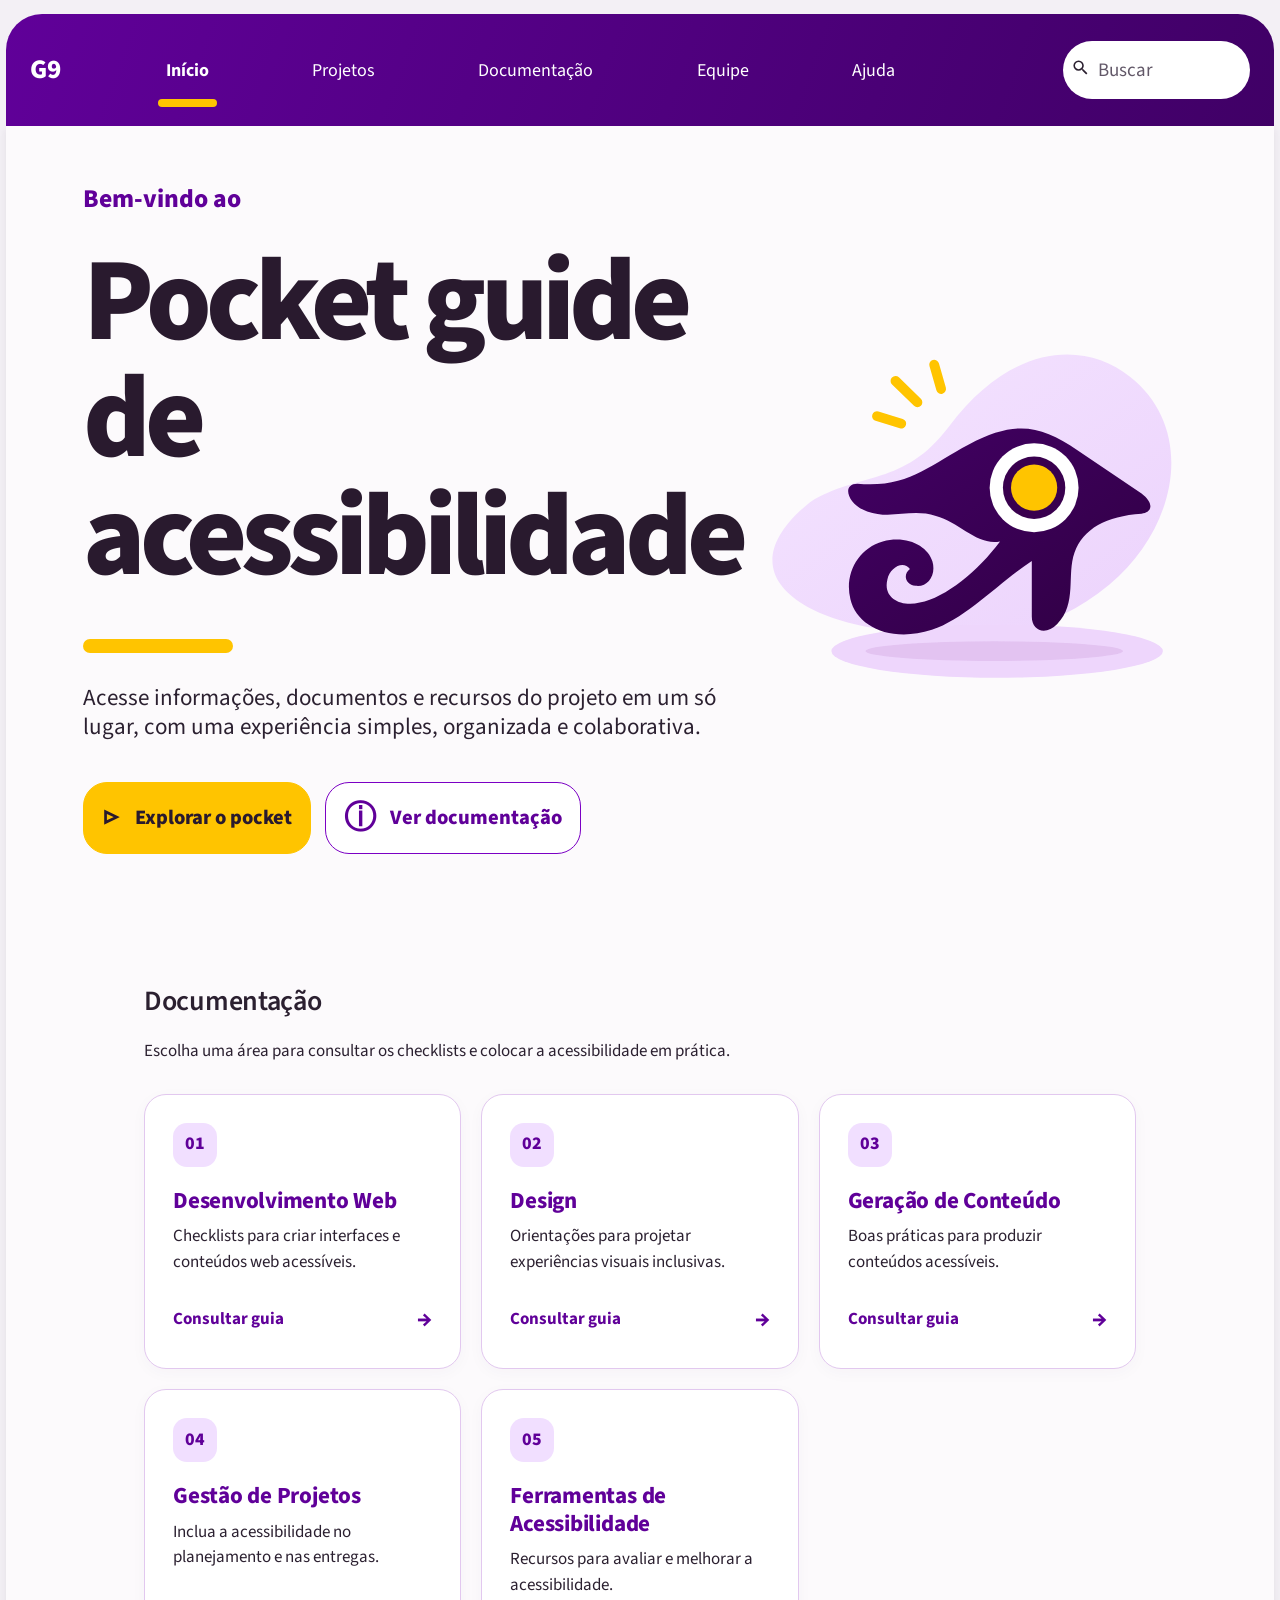
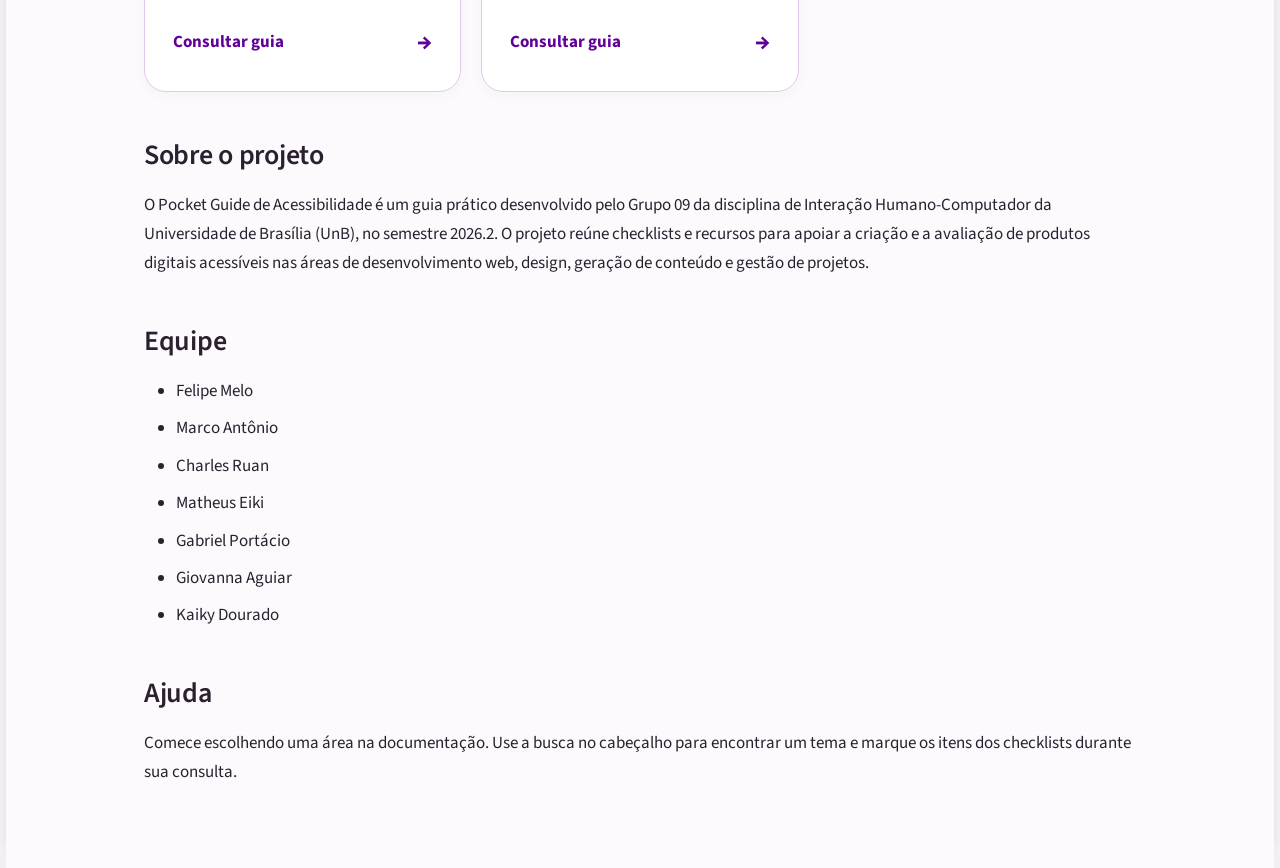
<file: site/index.html>
<!doctype html>
<html lang="pt" class="no-js">
  <head>
    
      <meta charset="utf-8">
      <meta name="viewport" content="width=device-width,initial-scale=1">
      
      
      
        <link rel="canonical" href="https://unb-ihc.github.io/IHC_2026.2_Grupo09/index.html">
      
      
      
        <link rel="next" href="devWeb/non_text_content.html">
      
      
        
      
      
      <link rel="icon" href="assets/img/favicon.png">
      <meta name="generator" content="mkdocs-1.6.1, mkdocs-material-9.7.7">
    
    
      
        <title>Início - Pocket guide de acessibilidade</title>
      
    
    
      <link rel="stylesheet" href="assets/stylesheets/main.ec1eaa64.min.css">
      
        
        <link rel="stylesheet" href="assets/stylesheets/palette.ab4e12ef.min.css">
      
      


    
    
      
    
    
      
    
    
      <link rel="stylesheet" href="assets/css/extra.css">
    
      <link rel="stylesheet" href="assets/css/pocket.css">
    
    <script>__md_scope=new URL(".",location),__md_hash=e=>[...e].reduce(((e,_)=>(e<<5)-e+_.charCodeAt(0)),0),__md_get=(e,_=localStorage,t=__md_scope)=>JSON.parse(_.getItem(t.pathname+"."+e)),__md_set=(e,_,t=localStorage,a=__md_scope)=>{try{t.setItem(a.pathname+"."+e,JSON.stringify(_))}catch(e){}}</script>
    
      

    
    
  </head>
  
  
    
    
    
    
    
    <body dir="ltr" data-md-color-scheme="identidade" data-md-color-primary="indigo" data-md-color-accent="indigo">
  
    
    <input class="md-toggle" data-md-toggle="drawer" type="checkbox" id="__drawer" autocomplete="off">
    <input class="md-toggle" data-md-toggle="search" type="checkbox" id="__search" autocomplete="off">
    <label class="md-overlay" for="__drawer"></label>
    <div data-md-component="skip">
      
        
        <a href="#documentacao" class="md-skip">
          Ir para o conteúdo
        </a>
      
    </div>
    <div data-md-component="announce">
      
    </div>
    
    
      <header class="md-header pocket-header" data-md-component="header">
  <nav class="pocket-header__inner" aria-label="Navegação principal">
    <label class="md-header__button md-icon pocket-menu" for="__drawer" aria-label="Abrir menu"><svg xmlns="http://www.w3.org/2000/svg" viewBox="0 0 24 24"><path d="M3 6h18v2H3zm0 5h18v2H3zm0 5h18v2H3z"/></svg></label>
    <a class="pocket-brand" href="index.html">G9</a>
    <div class="pocket-nav">
      <a href="index.html" class="is-active" aria-current="page">Início</a>
      <a href="index.html#projetos">Projetos</a>
      <a href="index.html#documentacao" >Documentação</a>
      <a href="index.html#equipe">Equipe</a>
      <a href="index.html#ajuda">Ajuda</a>
    </div>
    
      
      <label class="md-header__button md-icon pocket-search-toggle" for="__search" aria-label="Buscar no projeto"><svg xmlns="http://www.w3.org/2000/svg" viewBox="0 0 24 24"><path d="M9.5 3A6.5 6.5 0 0 1 16 9.5c0 1.61-.59 3.09-1.56 4.23l.27.27h.79l5 5-1.5 1.5-5-5v-.79l-.27-.27A6.52 6.52 0 0 1 9.5 16 6.5 6.5 0 0 1 3 9.5 6.5 6.5 0 0 1 9.5 3m0 2C7 5 5 7 5 9.5S7 14 9.5 14 14 12 14 9.5 12 5 9.5 5"/></svg></label>
      <div class="md-search" data-md-component="search" role="dialog">
  <label class="md-search__overlay" for="__search"></label>
  <div class="md-search__inner" role="search">
    <form class="md-search__form" name="search">
      <input type="text" class="md-search__input" name="query" aria-label="Buscar" placeholder="Buscar" autocapitalize="off" autocorrect="off" autocomplete="off" spellcheck="false" data-md-component="search-query" required>
      <label class="md-search__icon md-icon" for="__search">
        
        <svg xmlns="http://www.w3.org/2000/svg" viewBox="0 0 24 24"><path d="M9.5 3A6.5 6.5 0 0 1 16 9.5c0 1.61-.59 3.09-1.56 4.23l.27.27h.79l5 5-1.5 1.5-5-5v-.79l-.27-.27A6.52 6.52 0 0 1 9.5 16 6.5 6.5 0 0 1 3 9.5 6.5 6.5 0 0 1 9.5 3m0 2C7 5 5 7 5 9.5S7 14 9.5 14 14 12 14 9.5 12 5 9.5 5"/></svg>
        
        <svg xmlns="http://www.w3.org/2000/svg" viewBox="0 0 24 24"><path d="M20 11v2H8l5.5 5.5-1.42 1.42L4.16 12l7.92-7.92L13.5 5.5 8 11z"/></svg>
      </label>
      <nav class="md-search__options" aria-label="Pesquisar">
        
        <button type="reset" class="md-search__icon md-icon" title="Limpar" aria-label="Limpar" tabindex="-1">
          
          <svg xmlns="http://www.w3.org/2000/svg" viewBox="0 0 24 24"><path d="M19 6.41 17.59 5 12 10.59 6.41 5 5 6.41 10.59 12 5 17.59 6.41 19 12 13.41 17.59 19 19 17.59 13.41 12z"/></svg>
        </button>
      </nav>
      
    </form>
    <div class="md-search__output">
      <div class="md-search__scrollwrap" tabindex="0" data-md-scrollfix>
        <div class="md-search-result" data-md-component="search-result">
          <div class="md-search-result__meta">
            Inicializando a pesquisa
          </div>
          <ol class="md-search-result__list" role="presentation"></ol>
        </div>
      </div>
    </div>
  </div>
</div>
    
  </nav>
</header>
    
    <div class="md-container" data-md-component="container">
      
      
        
          
        
      
      <main class="md-main" data-md-component="main">
        <div class="md-main__inner md-grid">
          
            
              
                
              
              <div class="md-sidebar md-sidebar--primary" data-md-component="sidebar" data-md-type="navigation" hidden>
                <div class="md-sidebar__scrollwrap">
                  <div class="md-sidebar__inner">
                    

<nav class="md-nav md-nav--primary pocket-docs-nav" aria-label="Documentação" data-md-level="0">
  <a class="pocket-docs-nav__heading" href="index.html#documentacao">Documentação</a>
  <ul class="pocket-docs-nav__list">
    
  
    
  
    
      
  
    
      <li class="pocket-docs-nav__item">
        <a class="pocket-docs-nav__link" href="devWeb/non_text_content.html">Desenvolvimento</a>
      </li>
    
  

    
  
    
      
  
    
      <li class="pocket-docs-nav__item">
        <a class="pocket-docs-nav__link" href="design/design.html">Design</a>
      </li>
    
  

    
  
    
      
  
    
      <li class="pocket-docs-nav__item">
        <a class="pocket-docs-nav__link" href="geracaoConteudo/conteudo.html">Conteúdo</a>
      </li>
    
  

    
  
    
      
  
    
      <li class="pocket-docs-nav__item">
        <a class="pocket-docs-nav__link" href="gestaoProjeto/gestaoProjeto.html">Gestão de Projetos</a>
      </li>
    
  

    
  
    
      
  
    
      <li class="pocket-docs-nav__item">
        <a class="pocket-docs-nav__link" href="tools/ferramentas.html">Ferramentas de Acessibilidade</a>
      </li>
    
  

    
  

  </ul>
</nav>
                  </div>
                </div>
              </div>
            
            
          
          
            <div class="md-content" data-md-component="content">
              
              <article class="md-content__inner md-typeset">
                
                  
  



  
  


<div class="pocket-hero">
<div class="pocket-hero__copy">
<p class="pocket-welcome">Bem-vindo ao</p>
<h1>Pocket guide de acessibilidade</h1>
<div class="pocket-rule" aria-hidden="true"></div>
<p class="pocket-intro">Acesse informações, documentos e recursos do projeto em um só lugar, com uma experiência simples, organizada e colaborativa.</p>
<div class="pocket-actions">
<a class="pocket-button pocket-button--primary" href="devWeb/non_text_content.html"><span aria-hidden="true">▷</span> Explorar o pocket</a>
<a class="pocket-button" href="#documentacao"><span aria-hidden="true">ⓘ</span> Ver documentação</a>
</div>
</div>
<img class="pocket-hero__art" src="assets/img/pocket-eye.svg" alt="Olho estilizado em roxo e amarelo, símbolo do Pocket Guide de Acessibilidade" width="760" height="620">
</div>

<div class="pocket-details">
<h2 id="documentacao">Documentação<a class="headerlink" href="#documentacao" title="Permanent link">&para;</a></h2>
<p>Escolha uma área para consultar os checklists e colocar a acessibilidade em prática.</p>
<div class="pocket-guides">
<a class="pocket-guide" href="devWeb/non_text_content.html"><span class="pocket-guide__number" aria-hidden="true">01</span><h3>Desenvolvimento Web</h3><p>Checklists para criar interfaces e conteúdos web acessíveis.</p><span class="pocket-guide__action">Consultar guia <span aria-hidden="true">→</span></span></a>
<a class="pocket-guide" href="design/design.html"><span class="pocket-guide__number" aria-hidden="true">02</span><h3>Design</h3><p>Orientações para projetar experiências visuais inclusivas.</p><span class="pocket-guide__action">Consultar guia <span aria-hidden="true">→</span></span></a>
<a class="pocket-guide" href="geracaoConteudo/conteudo.html"><span class="pocket-guide__number" aria-hidden="true">03</span><h3>Geração de Conteúdo</h3><p>Boas práticas para produzir conteúdos acessíveis.</p><span class="pocket-guide__action">Consultar guia <span aria-hidden="true">→</span></span></a>
<a class="pocket-guide" href="gestaoProjeto/gestaoProjeto.html"><span class="pocket-guide__number" aria-hidden="true">04</span><h3>Gestão de Projetos</h3><p>Inclua a acessibilidade no planejamento e nas entregas.</p><span class="pocket-guide__action">Consultar guia <span aria-hidden="true">→</span></span></a>
<a class="pocket-guide" href="tools/ferramentas.html"><span class="pocket-guide__number" aria-hidden="true">05</span><h3>Ferramentas de Acessibilidade</h3><p>Recursos para avaliar e melhorar a acessibilidade.</p><span class="pocket-guide__action">Consultar guia <span aria-hidden="true">→</span></span></a>
</div>
<h2 id="projetos">Sobre o projeto<a class="headerlink" href="#projetos" title="Permanent link">&para;</a></h2>
<p>O Pocket Guide de Acessibilidade é um guia prático desenvolvido pelo Grupo 09 da disciplina de Interação Humano-Computador da Universidade de Brasília (UnB), no semestre 2026.2. O projeto reúne checklists e recursos para apoiar a criação e a avaliação de produtos digitais acessíveis nas áreas de desenvolvimento web, design, geração de conteúdo e gestão de projetos.</p>
<h2 id="equipe">Equipe<a class="headerlink" href="#equipe" title="Permanent link">&para;</a></h2>
<ul>
<li>Felipe Melo</li>
<li>Marco Antônio</li>
<li>Charles Ruan</li>
<li>Matheus Eiki</li>
<li>Gabriel Portácio</li>
<li>Giovanna Aguiar</li>
<li>Kaiky Dourado</li>
</ul>
<h2 id="ajuda">Ajuda<a class="headerlink" href="#ajuda" title="Permanent link">&para;</a></h2>
<p>Comece escolhendo uma área na documentação. Use a busca no cabeçalho para encontrar um tema e marque os itens dos checklists durante sua consulta.</p>
</div>







  
  




  



                
              </article>
            </div>
          
          
<script>var target=document.getElementById(location.hash.slice(1));target&&target.name&&(target.checked=target.name.startsWith("__tabbed_"))</script>
        </div>
        
      </main>
      
        <footer class="md-footer">
  
  <div class="md-footer-meta md-typeset">
    <div class="md-footer-meta__inner md-grid">
      <div class="md-copyright">
  
    <div class="md-copyright__highlight">
      &copy; Grupo 09 — Interação Humano-Computador
    </div>
  
  
</div>
      
    </div>
  </div>
</footer>
      
    </div>
    <div class="md-dialog" data-md-component="dialog">
      <div class="md-dialog__inner md-typeset"></div>
    </div>
    
    
    
      
      
      <script id="__config" type="application/json">{"annotate": null, "base": ".", "features": ["navigation.sections", "navigation.indexes", "navigation.expand", "toc.integrate"], "search": "assets/javascripts/workers/search.2c215733.min.js", "tags": null, "translations": {"clipboard.copied": "Copiado para \u00e1rea de transfer\u00eancia", "clipboard.copy": "Copiar para \u00e1rea de transfer\u00eancia", "search.result.more.one": "Mais 1 nesta p\u00e1gina", "search.result.more.other": "Mais # nesta p\u00e1gina", "search.result.none": "Nenhum resultado encontrado", "search.result.one": "1 resultado encontrado", "search.result.other": "# resultados encontrados", "search.result.placeholder": "Digite para iniciar a busca", "search.result.term.missing": "Ausente", "select.version": "Selecione a vers\u00e3o"}, "version": null}</script>
    
    
      <script src="assets/javascripts/bundle.d7400e89.min.js"></script>
      
    
  </body>
</html>
</file>
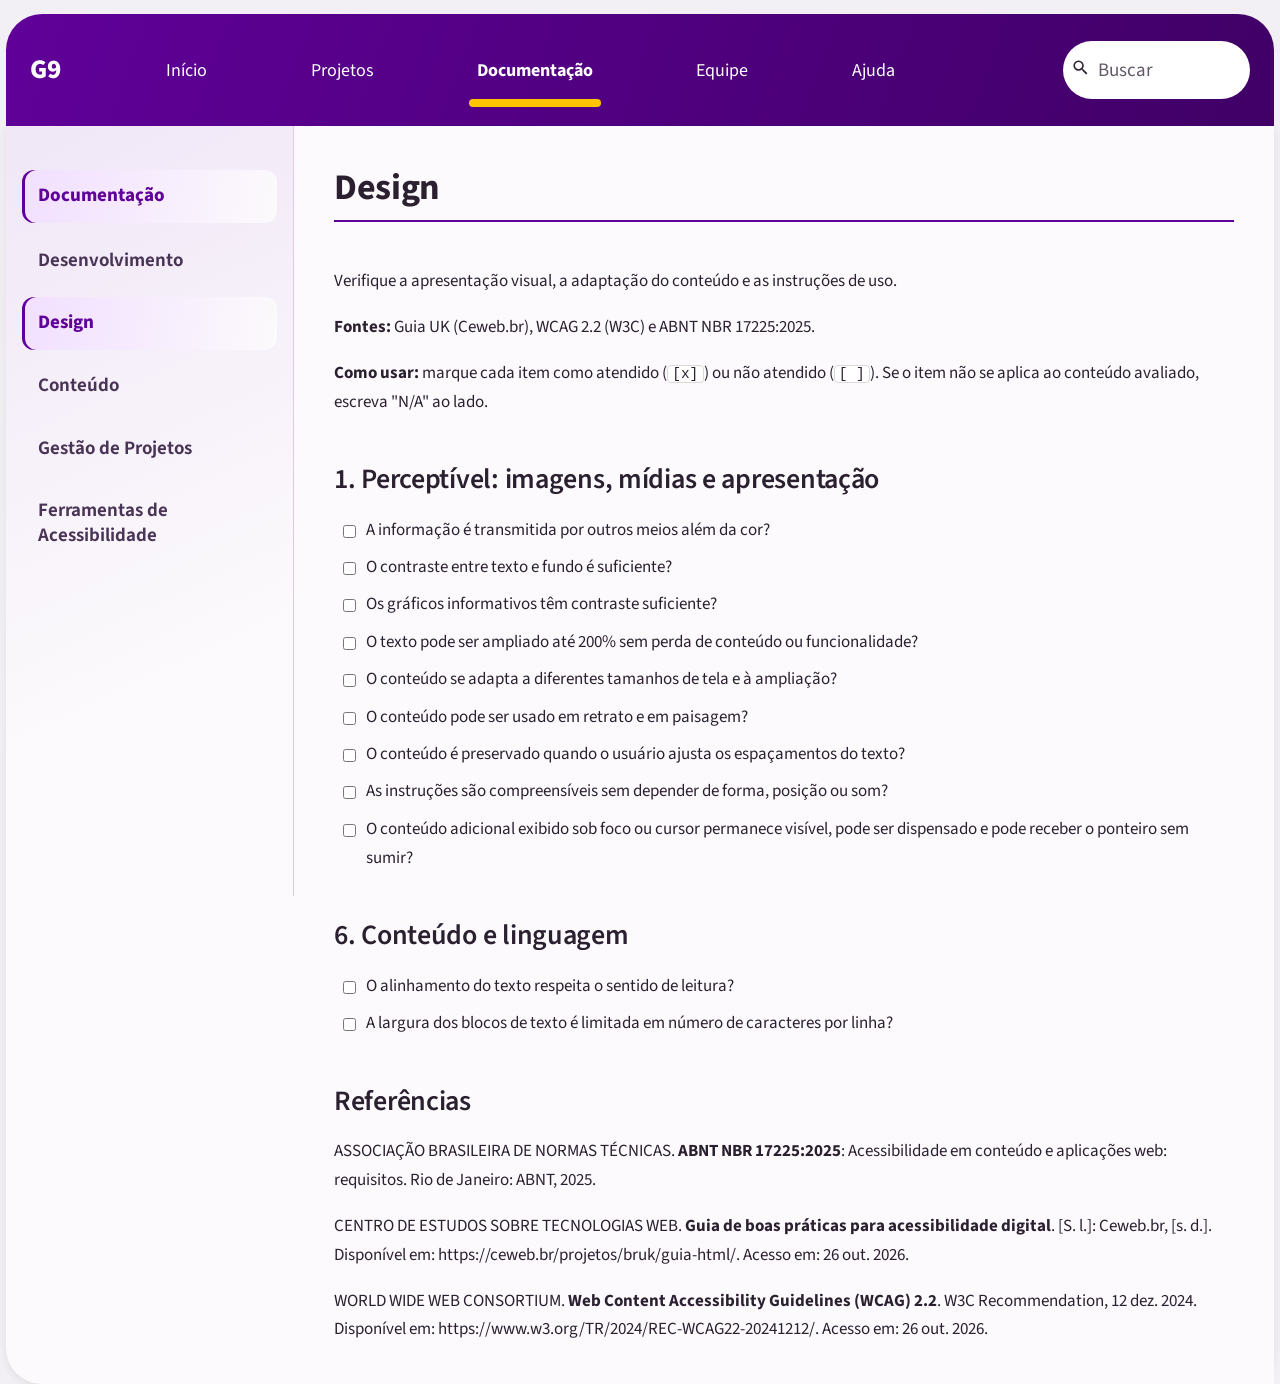
<file: site/design/design.html>
<!doctype html>
<html lang="pt" class="no-js">
  <head>
    
      <meta charset="utf-8">
      <meta name="viewport" content="width=device-width,initial-scale=1">
      
      
      
        <link rel="canonical" href="https://unb-ihc.github.io/IHC_2026.2_Grupo09/design/design.html">
      
      
        <link rel="prev" href="../devWeb/non_text_content.html">
      
      
        <link rel="next" href="../geracaoConteudo/conteudo.html">
      
      
        
      
      
      <link rel="icon" href="../assets/img/favicon.png">
      <meta name="generator" content="mkdocs-1.6.1, mkdocs-material-9.7.7">
    
    
      
        <title>Design - Pocket guide de acessibilidade</title>
      
    
    
      <link rel="stylesheet" href="../assets/stylesheets/main.ec1eaa64.min.css">
      
        
        <link rel="stylesheet" href="../assets/stylesheets/palette.ab4e12ef.min.css">
      
      


    
    
      
    
    
      
    
    
      <link rel="stylesheet" href="../assets/css/extra.css">
    
      <link rel="stylesheet" href="../assets/css/pocket.css">
    
    <script>__md_scope=new URL("..",location),__md_hash=e=>[...e].reduce(((e,_)=>(e<<5)-e+_.charCodeAt(0)),0),__md_get=(e,_=localStorage,t=__md_scope)=>JSON.parse(_.getItem(t.pathname+"."+e)),__md_set=(e,_,t=localStorage,a=__md_scope)=>{try{t.setItem(a.pathname+"."+e,JSON.stringify(_))}catch(e){}}</script>
    
      

    
    
  </head>
  
  
    
    
    
    
    
    <body dir="ltr" data-md-color-scheme="identidade" data-md-color-primary="indigo" data-md-color-accent="indigo">
  
    
    <input class="md-toggle" data-md-toggle="drawer" type="checkbox" id="__drawer" autocomplete="off">
    <input class="md-toggle" data-md-toggle="search" type="checkbox" id="__search" autocomplete="off">
    <label class="md-overlay" for="__drawer"></label>
    <div data-md-component="skip">
      
        
        <a href="#design" class="md-skip">
          Ir para o conteúdo
        </a>
      
    </div>
    <div data-md-component="announce">
      
    </div>
    
    
      <header class="md-header pocket-header" data-md-component="header">
  <nav class="pocket-header__inner" aria-label="Navegação principal">
    <label class="md-header__button md-icon pocket-menu" for="__drawer" aria-label="Abrir menu"><svg xmlns="http://www.w3.org/2000/svg" viewBox="0 0 24 24"><path d="M3 6h18v2H3zm0 5h18v2H3zm0 5h18v2H3z"/></svg></label>
    <a class="pocket-brand" href="../index.html">G9</a>
    <div class="pocket-nav">
      <a href="../index.html" >Início</a>
      <a href="../index.html#projetos">Projetos</a>
      <a href="../index.html#documentacao" class="is-active">Documentação</a>
      <a href="../index.html#equipe">Equipe</a>
      <a href="../index.html#ajuda">Ajuda</a>
    </div>
    
      
      <label class="md-header__button md-icon pocket-search-toggle" for="__search" aria-label="Buscar no projeto"><svg xmlns="http://www.w3.org/2000/svg" viewBox="0 0 24 24"><path d="M9.5 3A6.5 6.5 0 0 1 16 9.5c0 1.61-.59 3.09-1.56 4.23l.27.27h.79l5 5-1.5 1.5-5-5v-.79l-.27-.27A6.52 6.52 0 0 1 9.5 16 6.5 6.5 0 0 1 3 9.5 6.5 6.5 0 0 1 9.5 3m0 2C7 5 5 7 5 9.5S7 14 9.5 14 14 12 14 9.5 12 5 9.5 5"/></svg></label>
      <div class="md-search" data-md-component="search" role="dialog">
  <label class="md-search__overlay" for="__search"></label>
  <div class="md-search__inner" role="search">
    <form class="md-search__form" name="search">
      <input type="text" class="md-search__input" name="query" aria-label="Buscar" placeholder="Buscar" autocapitalize="off" autocorrect="off" autocomplete="off" spellcheck="false" data-md-component="search-query" required>
      <label class="md-search__icon md-icon" for="__search">
        
        <svg xmlns="http://www.w3.org/2000/svg" viewBox="0 0 24 24"><path d="M9.5 3A6.5 6.5 0 0 1 16 9.5c0 1.61-.59 3.09-1.56 4.23l.27.27h.79l5 5-1.5 1.5-5-5v-.79l-.27-.27A6.52 6.52 0 0 1 9.5 16 6.5 6.5 0 0 1 3 9.5 6.5 6.5 0 0 1 9.5 3m0 2C7 5 5 7 5 9.5S7 14 9.5 14 14 12 14 9.5 12 5 9.5 5"/></svg>
        
        <svg xmlns="http://www.w3.org/2000/svg" viewBox="0 0 24 24"><path d="M20 11v2H8l5.5 5.5-1.42 1.42L4.16 12l7.92-7.92L13.5 5.5 8 11z"/></svg>
      </label>
      <nav class="md-search__options" aria-label="Pesquisar">
        
        <button type="reset" class="md-search__icon md-icon" title="Limpar" aria-label="Limpar" tabindex="-1">
          
          <svg xmlns="http://www.w3.org/2000/svg" viewBox="0 0 24 24"><path d="M19 6.41 17.59 5 12 10.59 6.41 5 5 6.41 10.59 12 5 17.59 6.41 19 12 13.41 17.59 19 19 17.59 13.41 12z"/></svg>
        </button>
      </nav>
      
    </form>
    <div class="md-search__output">
      <div class="md-search__scrollwrap" tabindex="0" data-md-scrollfix>
        <div class="md-search-result" data-md-component="search-result">
          <div class="md-search-result__meta">
            Inicializando a pesquisa
          </div>
          <ol class="md-search-result__list" role="presentation"></ol>
        </div>
      </div>
    </div>
  </div>
</div>
    
  </nav>
</header>
    
    <div class="md-container" data-md-component="container">
      
      
        
          
        
      
      <main class="md-main" data-md-component="main">
        <div class="md-main__inner md-grid">
          
            
              
              <div class="md-sidebar md-sidebar--primary" data-md-component="sidebar" data-md-type="navigation" >
                <div class="md-sidebar__scrollwrap">
                  <div class="md-sidebar__inner">
                    

<nav class="md-nav md-nav--primary pocket-docs-nav" aria-label="Documentação" data-md-level="0">
  <a class="pocket-docs-nav__heading" href="../index.html#documentacao">Documentação</a>
  <ul class="pocket-docs-nav__list">
    
  
    
  
    
      
  
    
      <li class="pocket-docs-nav__item">
        <a class="pocket-docs-nav__link" href="../devWeb/non_text_content.html">Desenvolvimento</a>
      </li>
    
  

    
  
    
      
  
    
      <li class="pocket-docs-nav__item">
        <a class="pocket-docs-nav__link pocket-docs-nav__link--active" href="design.html" aria-current="page">Design</a>
      </li>
    
  

    
  
    
      
  
    
      <li class="pocket-docs-nav__item">
        <a class="pocket-docs-nav__link" href="../geracaoConteudo/conteudo.html">Conteúdo</a>
      </li>
    
  

    
  
    
      
  
    
      <li class="pocket-docs-nav__item">
        <a class="pocket-docs-nav__link" href="../gestaoProjeto/gestaoProjeto.html">Gestão de Projetos</a>
      </li>
    
  

    
  
    
      
  
    
      <li class="pocket-docs-nav__item">
        <a class="pocket-docs-nav__link" href="../tools/ferramentas.html">Ferramentas de Acessibilidade</a>
      </li>
    
  

    
  

  </ul>
</nav>
                  </div>
                </div>
              </div>
            
            
          
          
            <div class="md-content" data-md-component="content">
              
              <article class="md-content__inner md-typeset">
                
                  


  
  


<h1 id="design">Design<a class="headerlink" href="#design" title="Permanent link">&para;</a></h1>
<p>Verifique a apresentação visual, a adaptação do conteúdo e as instruções de uso.</p>
<p><strong>Fontes:</strong> Guia UK (Ceweb.br), WCAG 2.2 (W3C) e ABNT NBR 17225:2025.</p>
<p><strong>Como usar:</strong> marque cada item como atendido (<code>[x]</code>) ou não atendido (<code>[ ]</code>). Se o item não se aplica ao conteúdo avaliado, escreva "N/A" ao lado.</p>
<h2 id="1-perceptivel-imagens-midias-e-apresentacao">1. Perceptível: imagens, mídias e apresentação<a class="headerlink" href="#1-perceptivel-imagens-midias-e-apresentacao" title="Permanent link">&para;</a></h2>
<ul class="task-list">
<li class="task-list-item"><input type="checkbox"/> A informação é transmitida por outros meios além da cor?</li>
<li class="task-list-item"><input type="checkbox"/> O contraste entre texto e fundo é suficiente?</li>
<li class="task-list-item"><input type="checkbox"/> Os gráficos informativos têm contraste suficiente?</li>
<li class="task-list-item"><input type="checkbox"/> O texto pode ser ampliado até 200% sem perda de conteúdo ou funcionalidade?</li>
<li class="task-list-item"><input type="checkbox"/> O conteúdo se adapta a diferentes tamanhos de tela e à ampliação?</li>
<li class="task-list-item"><input type="checkbox"/> O conteúdo pode ser usado em retrato e em paisagem?</li>
<li class="task-list-item"><input type="checkbox"/> O conteúdo é preservado quando o usuário ajusta os espaçamentos do texto?</li>
<li class="task-list-item"><input type="checkbox"/> As instruções são compreensíveis sem depender de forma, posição ou som?</li>
<li class="task-list-item"><input type="checkbox"/> O conteúdo adicional exibido sob foco ou cursor permanece visível, pode ser dispensado e pode receber o ponteiro sem sumir?</li>
</ul>
<h2 id="6-conteudo-e-linguagem">6. Conteúdo e linguagem<a class="headerlink" href="#6-conteudo-e-linguagem" title="Permanent link">&para;</a></h2>
<ul class="task-list">
<li class="task-list-item"><input type="checkbox"/> O alinhamento do texto respeita o sentido de leitura?</li>
<li class="task-list-item"><input type="checkbox"/> A largura dos blocos de texto é limitada em número de caracteres por linha?</li>
</ul>
<h2 id="referencias">Referências<a class="headerlink" href="#referencias" title="Permanent link">&para;</a></h2>
<p>ASSOCIAÇÃO BRASILEIRA DE NORMAS TÉCNICAS. <strong>ABNT NBR 17225:2025</strong>: Acessibilidade em conteúdo e aplicações web: requisitos. Rio de Janeiro: ABNT, 2025.</p>
<p>CENTRO DE ESTUDOS SOBRE TECNOLOGIAS WEB. <strong>Guia de boas práticas para acessibilidade digital</strong>. [S. l.]: Ceweb.br, [s. d.]. Disponível em: https://ceweb.br/projetos/bruk/guia-html/. Acesso em: 26 out. 2026.</p>
<p>WORLD WIDE WEB CONSORTIUM. <strong>Web Content Accessibility Guidelines (WCAG) 2.2</strong>. W3C Recommendation, 12 dez. 2024. Disponível em: https://www.w3.org/TR/2024/REC-WCAG22-20241212/. Acesso em: 26 out. 2026.</p>












                
              </article>
            </div>
          
          
<script>var target=document.getElementById(location.hash.slice(1));target&&target.name&&(target.checked=target.name.startsWith("__tabbed_"))</script>
        </div>
        
      </main>
      
        <footer class="md-footer">
  
  <div class="md-footer-meta md-typeset">
    <div class="md-footer-meta__inner md-grid">
      <div class="md-copyright">
  
    <div class="md-copyright__highlight">
      &copy; Grupo 09 — Interação Humano-Computador
    </div>
  
  
</div>
      
    </div>
  </div>
</footer>
      
    </div>
    <div class="md-dialog" data-md-component="dialog">
      <div class="md-dialog__inner md-typeset"></div>
    </div>
    
    
    
      
      
      <script id="__config" type="application/json">{"annotate": null, "base": "..", "features": ["navigation.sections", "navigation.indexes", "navigation.expand", "toc.integrate"], "search": "../assets/javascripts/workers/search.2c215733.min.js", "tags": null, "translations": {"clipboard.copied": "Copiado para \u00e1rea de transfer\u00eancia", "clipboard.copy": "Copiar para \u00e1rea de transfer\u00eancia", "search.result.more.one": "Mais 1 nesta p\u00e1gina", "search.result.more.other": "Mais # nesta p\u00e1gina", "search.result.none": "Nenhum resultado encontrado", "search.result.one": "1 resultado encontrado", "search.result.other": "# resultados encontrados", "search.result.placeholder": "Digite para iniciar a busca", "search.result.term.missing": "Ausente", "select.version": "Selecione a vers\u00e3o"}, "version": null}</script>
    
    
      <script src="../assets/javascripts/bundle.d7400e89.min.js"></script>
      
    
  </body>
</html>
</file>
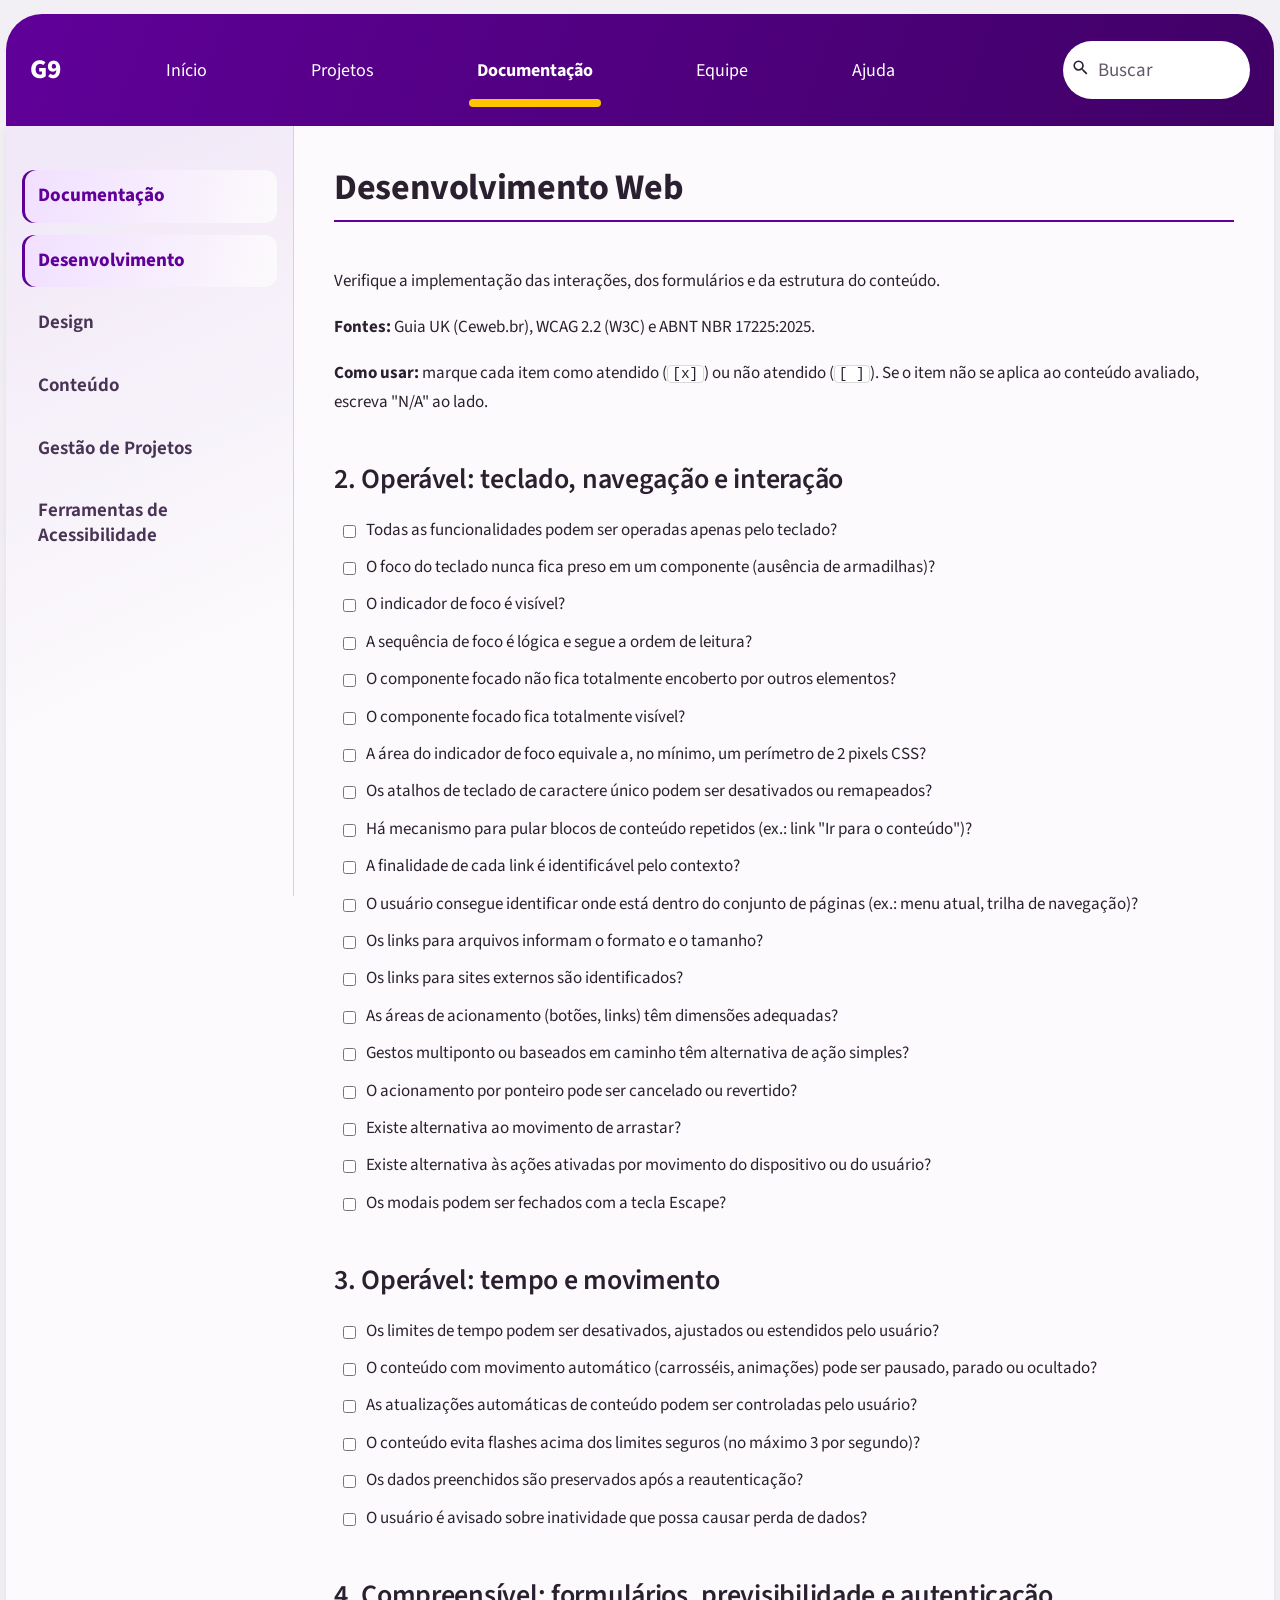
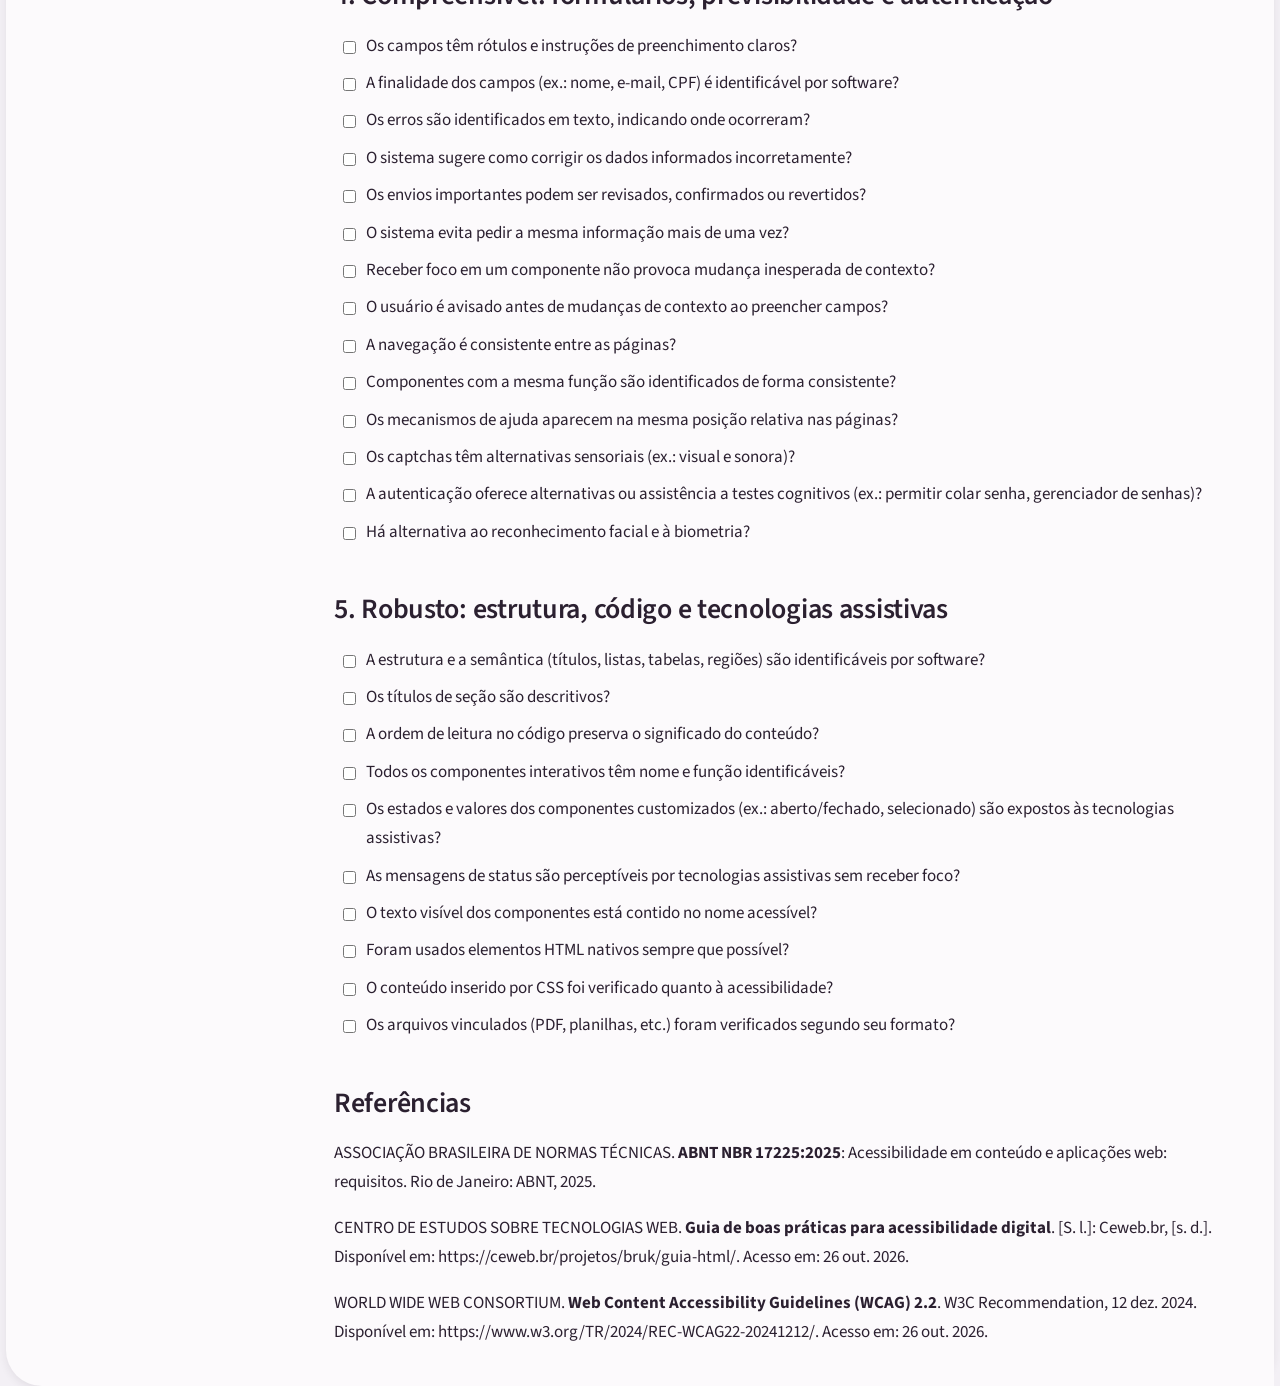
<file: site/devWeb/non_text_content.html>
<!doctype html>
<html lang="pt" class="no-js">
  <head>
    
      <meta charset="utf-8">
      <meta name="viewport" content="width=device-width,initial-scale=1">
      
      
      
        <link rel="canonical" href="https://unb-ihc.github.io/IHC_2026.2_Grupo09/devWeb/non_text_content.html">
      
      
        <link rel="prev" href="../index.html">
      
      
        <link rel="next" href="../design/design.html">
      
      
        
      
      
      <link rel="icon" href="../assets/img/favicon.png">
      <meta name="generator" content="mkdocs-1.6.1, mkdocs-material-9.7.7">
    
    
      
        <title>Desenvolvimento - Pocket guide de acessibilidade</title>
      
    
    
      <link rel="stylesheet" href="../assets/stylesheets/main.ec1eaa64.min.css">
      
        
        <link rel="stylesheet" href="../assets/stylesheets/palette.ab4e12ef.min.css">
      
      


    
    
      
    
    
      
    
    
      <link rel="stylesheet" href="../assets/css/extra.css">
    
      <link rel="stylesheet" href="../assets/css/pocket.css">
    
    <script>__md_scope=new URL("..",location),__md_hash=e=>[...e].reduce(((e,_)=>(e<<5)-e+_.charCodeAt(0)),0),__md_get=(e,_=localStorage,t=__md_scope)=>JSON.parse(_.getItem(t.pathname+"."+e)),__md_set=(e,_,t=localStorage,a=__md_scope)=>{try{t.setItem(a.pathname+"."+e,JSON.stringify(_))}catch(e){}}</script>
    
      

    
    
  </head>
  
  
    
    
    
    
    
    <body dir="ltr" data-md-color-scheme="identidade" data-md-color-primary="indigo" data-md-color-accent="indigo">
  
    
    <input class="md-toggle" data-md-toggle="drawer" type="checkbox" id="__drawer" autocomplete="off">
    <input class="md-toggle" data-md-toggle="search" type="checkbox" id="__search" autocomplete="off">
    <label class="md-overlay" for="__drawer"></label>
    <div data-md-component="skip">
      
        
        <a href="#desenvolvimento-web" class="md-skip">
          Ir para o conteúdo
        </a>
      
    </div>
    <div data-md-component="announce">
      
    </div>
    
    
      <header class="md-header pocket-header" data-md-component="header">
  <nav class="pocket-header__inner" aria-label="Navegação principal">
    <label class="md-header__button md-icon pocket-menu" for="__drawer" aria-label="Abrir menu"><svg xmlns="http://www.w3.org/2000/svg" viewBox="0 0 24 24"><path d="M3 6h18v2H3zm0 5h18v2H3zm0 5h18v2H3z"/></svg></label>
    <a class="pocket-brand" href="../index.html">G9</a>
    <div class="pocket-nav">
      <a href="../index.html" >Início</a>
      <a href="../index.html#projetos">Projetos</a>
      <a href="../index.html#documentacao" class="is-active">Documentação</a>
      <a href="../index.html#equipe">Equipe</a>
      <a href="../index.html#ajuda">Ajuda</a>
    </div>
    
      
      <label class="md-header__button md-icon pocket-search-toggle" for="__search" aria-label="Buscar no projeto"><svg xmlns="http://www.w3.org/2000/svg" viewBox="0 0 24 24"><path d="M9.5 3A6.5 6.5 0 0 1 16 9.5c0 1.61-.59 3.09-1.56 4.23l.27.27h.79l5 5-1.5 1.5-5-5v-.79l-.27-.27A6.52 6.52 0 0 1 9.5 16 6.5 6.5 0 0 1 3 9.5 6.5 6.5 0 0 1 9.5 3m0 2C7 5 5 7 5 9.5S7 14 9.5 14 14 12 14 9.5 12 5 9.5 5"/></svg></label>
      <div class="md-search" data-md-component="search" role="dialog">
  <label class="md-search__overlay" for="__search"></label>
  <div class="md-search__inner" role="search">
    <form class="md-search__form" name="search">
      <input type="text" class="md-search__input" name="query" aria-label="Buscar" placeholder="Buscar" autocapitalize="off" autocorrect="off" autocomplete="off" spellcheck="false" data-md-component="search-query" required>
      <label class="md-search__icon md-icon" for="__search">
        
        <svg xmlns="http://www.w3.org/2000/svg" viewBox="0 0 24 24"><path d="M9.5 3A6.5 6.5 0 0 1 16 9.5c0 1.61-.59 3.09-1.56 4.23l.27.27h.79l5 5-1.5 1.5-5-5v-.79l-.27-.27A6.52 6.52 0 0 1 9.5 16 6.5 6.5 0 0 1 3 9.5 6.5 6.5 0 0 1 9.5 3m0 2C7 5 5 7 5 9.5S7 14 9.5 14 14 12 14 9.5 12 5 9.5 5"/></svg>
        
        <svg xmlns="http://www.w3.org/2000/svg" viewBox="0 0 24 24"><path d="M20 11v2H8l5.5 5.5-1.42 1.42L4.16 12l7.92-7.92L13.5 5.5 8 11z"/></svg>
      </label>
      <nav class="md-search__options" aria-label="Pesquisar">
        
        <button type="reset" class="md-search__icon md-icon" title="Limpar" aria-label="Limpar" tabindex="-1">
          
          <svg xmlns="http://www.w3.org/2000/svg" viewBox="0 0 24 24"><path d="M19 6.41 17.59 5 12 10.59 6.41 5 5 6.41 10.59 12 5 17.59 6.41 19 12 13.41 17.59 19 19 17.59 13.41 12z"/></svg>
        </button>
      </nav>
      
    </form>
    <div class="md-search__output">
      <div class="md-search__scrollwrap" tabindex="0" data-md-scrollfix>
        <div class="md-search-result" data-md-component="search-result">
          <div class="md-search-result__meta">
            Inicializando a pesquisa
          </div>
          <ol class="md-search-result__list" role="presentation"></ol>
        </div>
      </div>
    </div>
  </div>
</div>
    
  </nav>
</header>
    
    <div class="md-container" data-md-component="container">
      
      
        
          
        
      
      <main class="md-main" data-md-component="main">
        <div class="md-main__inner md-grid">
          
            
              
              <div class="md-sidebar md-sidebar--primary" data-md-component="sidebar" data-md-type="navigation" >
                <div class="md-sidebar__scrollwrap">
                  <div class="md-sidebar__inner">
                    

<nav class="md-nav md-nav--primary pocket-docs-nav" aria-label="Documentação" data-md-level="0">
  <a class="pocket-docs-nav__heading" href="../index.html#documentacao">Documentação</a>
  <ul class="pocket-docs-nav__list">
    
  
    
  
    
      
  
    
      <li class="pocket-docs-nav__item">
        <a class="pocket-docs-nav__link pocket-docs-nav__link--active" href="non_text_content.html" aria-current="page">Desenvolvimento</a>
      </li>
    
  

    
  
    
      
  
    
      <li class="pocket-docs-nav__item">
        <a class="pocket-docs-nav__link" href="../design/design.html">Design</a>
      </li>
    
  

    
  
    
      
  
    
      <li class="pocket-docs-nav__item">
        <a class="pocket-docs-nav__link" href="../geracaoConteudo/conteudo.html">Conteúdo</a>
      </li>
    
  

    
  
    
      
  
    
      <li class="pocket-docs-nav__item">
        <a class="pocket-docs-nav__link" href="../gestaoProjeto/gestaoProjeto.html">Gestão de Projetos</a>
      </li>
    
  

    
  
    
      
  
    
      <li class="pocket-docs-nav__item">
        <a class="pocket-docs-nav__link" href="../tools/ferramentas.html">Ferramentas de Acessibilidade</a>
      </li>
    
  

    
  

  </ul>
</nav>
                  </div>
                </div>
              </div>
            
            
          
          
            <div class="md-content" data-md-component="content">
              
              <article class="md-content__inner md-typeset">
                
                  


  
  


<h1 id="desenvolvimento-web">Desenvolvimento Web<a class="headerlink" href="#desenvolvimento-web" title="Permanent link">&para;</a></h1>
<p>Verifique a implementação das interações, dos formulários e da estrutura do conteúdo.</p>
<p><strong>Fontes:</strong> Guia UK (Ceweb.br), WCAG 2.2 (W3C) e ABNT NBR 17225:2025.</p>
<p><strong>Como usar:</strong> marque cada item como atendido (<code>[x]</code>) ou não atendido (<code>[ ]</code>). Se o item não se aplica ao conteúdo avaliado, escreva "N/A" ao lado.</p>
<h2 id="2-operavel-teclado-navegacao-e-interacao">2. Operável: teclado, navegação e interação<a class="headerlink" href="#2-operavel-teclado-navegacao-e-interacao" title="Permanent link">&para;</a></h2>
<ul class="task-list">
<li class="task-list-item"><input type="checkbox"/> Todas as funcionalidades podem ser operadas apenas pelo teclado?</li>
<li class="task-list-item"><input type="checkbox"/> O foco do teclado nunca fica preso em um componente (ausência de armadilhas)?</li>
<li class="task-list-item"><input type="checkbox"/> O indicador de foco é visível?</li>
<li class="task-list-item"><input type="checkbox"/> A sequência de foco é lógica e segue a ordem de leitura?</li>
<li class="task-list-item"><input type="checkbox"/> O componente focado não fica totalmente encoberto por outros elementos?</li>
<li class="task-list-item"><input type="checkbox"/> O componente focado fica totalmente visível?</li>
<li class="task-list-item"><input type="checkbox"/> A área do indicador de foco equivale a, no mínimo, um perímetro de 2 pixels CSS?</li>
<li class="task-list-item"><input type="checkbox"/> Os atalhos de teclado de caractere único podem ser desativados ou remapeados?</li>
<li class="task-list-item"><input type="checkbox"/> Há mecanismo para pular blocos de conteúdo repetidos (ex.: link "Ir para o conteúdo")?</li>
<li class="task-list-item"><input type="checkbox"/> A finalidade de cada link é identificável pelo contexto?</li>
<li class="task-list-item"><input type="checkbox"/> O usuário consegue identificar onde está dentro do conjunto de páginas (ex.: menu atual, trilha de navegação)?</li>
<li class="task-list-item"><input type="checkbox"/> Os links para arquivos informam o formato e o tamanho?</li>
<li class="task-list-item"><input type="checkbox"/> Os links para sites externos são identificados?</li>
<li class="task-list-item"><input type="checkbox"/> As áreas de acionamento (botões, links) têm dimensões adequadas?</li>
<li class="task-list-item"><input type="checkbox"/> Gestos multiponto ou baseados em caminho têm alternativa de ação simples?</li>
<li class="task-list-item"><input type="checkbox"/> O acionamento por ponteiro pode ser cancelado ou revertido?</li>
<li class="task-list-item"><input type="checkbox"/> Existe alternativa ao movimento de arrastar?</li>
<li class="task-list-item"><input type="checkbox"/> Existe alternativa às ações ativadas por movimento do dispositivo ou do usuário?</li>
<li class="task-list-item"><input type="checkbox"/> Os modais podem ser fechados com a tecla Escape?</li>
</ul>
<h2 id="3-operavel-tempo-e-movimento">3. Operável: tempo e movimento<a class="headerlink" href="#3-operavel-tempo-e-movimento" title="Permanent link">&para;</a></h2>
<ul class="task-list">
<li class="task-list-item"><input type="checkbox"/> Os limites de tempo podem ser desativados, ajustados ou estendidos pelo usuário?</li>
<li class="task-list-item"><input type="checkbox"/> O conteúdo com movimento automático (carrosséis, animações) pode ser pausado, parado ou ocultado?</li>
<li class="task-list-item"><input type="checkbox"/> As atualizações automáticas de conteúdo podem ser controladas pelo usuário?</li>
<li class="task-list-item"><input type="checkbox"/> O conteúdo evita flashes acima dos limites seguros (no máximo 3 por segundo)?</li>
<li class="task-list-item"><input type="checkbox"/> Os dados preenchidos são preservados após a reautenticação?</li>
<li class="task-list-item"><input type="checkbox"/> O usuário é avisado sobre inatividade que possa causar perda de dados?</li>
</ul>
<h2 id="4-compreensivel-formularios-previsibilidade-e-autenticacao">4. Compreensível: formulários, previsibilidade e autenticação<a class="headerlink" href="#4-compreensivel-formularios-previsibilidade-e-autenticacao" title="Permanent link">&para;</a></h2>
<ul class="task-list">
<li class="task-list-item"><input type="checkbox"/> Os campos têm rótulos e instruções de preenchimento claros?</li>
<li class="task-list-item"><input type="checkbox"/> A finalidade dos campos (ex.: nome, e-mail, CPF) é identificável por software?</li>
<li class="task-list-item"><input type="checkbox"/> Os erros são identificados em texto, indicando onde ocorreram?</li>
<li class="task-list-item"><input type="checkbox"/> O sistema sugere como corrigir os dados informados incorretamente?</li>
<li class="task-list-item"><input type="checkbox"/> Os envios importantes podem ser revisados, confirmados ou revertidos?</li>
<li class="task-list-item"><input type="checkbox"/> O sistema evita pedir a mesma informação mais de uma vez?</li>
<li class="task-list-item"><input type="checkbox"/> Receber foco em um componente não provoca mudança inesperada de contexto?</li>
<li class="task-list-item"><input type="checkbox"/> O usuário é avisado antes de mudanças de contexto ao preencher campos?</li>
<li class="task-list-item"><input type="checkbox"/> A navegação é consistente entre as páginas?</li>
<li class="task-list-item"><input type="checkbox"/> Componentes com a mesma função são identificados de forma consistente?</li>
<li class="task-list-item"><input type="checkbox"/> Os mecanismos de ajuda aparecem na mesma posição relativa nas páginas?</li>
<li class="task-list-item"><input type="checkbox"/> Os captchas têm alternativas sensoriais (ex.: visual e sonora)?</li>
<li class="task-list-item"><input type="checkbox"/> A autenticação oferece alternativas ou assistência a testes cognitivos (ex.: permitir colar senha, gerenciador de senhas)?</li>
<li class="task-list-item"><input type="checkbox"/> Há alternativa ao reconhecimento facial e à biometria?</li>
</ul>
<h2 id="5-robusto-estrutura-codigo-e-tecnologias-assistivas">5. Robusto: estrutura, código e tecnologias assistivas<a class="headerlink" href="#5-robusto-estrutura-codigo-e-tecnologias-assistivas" title="Permanent link">&para;</a></h2>
<ul class="task-list">
<li class="task-list-item"><input type="checkbox"/> A estrutura e a semântica (títulos, listas, tabelas, regiões) são identificáveis por software?</li>
<li class="task-list-item"><input type="checkbox"/> Os títulos de seção são descritivos?</li>
<li class="task-list-item"><input type="checkbox"/> A ordem de leitura no código preserva o significado do conteúdo?</li>
<li class="task-list-item"><input type="checkbox"/> Todos os componentes interativos têm nome e função identificáveis?</li>
<li class="task-list-item"><input type="checkbox"/> Os estados e valores dos componentes customizados (ex.: aberto/fechado, selecionado) são expostos às tecnologias assistivas?</li>
<li class="task-list-item"><input type="checkbox"/> As mensagens de status são perceptíveis por tecnologias assistivas sem receber foco?</li>
<li class="task-list-item"><input type="checkbox"/> O texto visível dos componentes está contido no nome acessível?</li>
<li class="task-list-item"><input type="checkbox"/> Foram usados elementos HTML nativos sempre que possível?</li>
<li class="task-list-item"><input type="checkbox"/> O conteúdo inserido por CSS foi verificado quanto à acessibilidade?</li>
<li class="task-list-item"><input type="checkbox"/> Os arquivos vinculados (PDF, planilhas, etc.) foram verificados segundo seu formato?</li>
</ul>
<h2 id="referencias">Referências<a class="headerlink" href="#referencias" title="Permanent link">&para;</a></h2>
<p>ASSOCIAÇÃO BRASILEIRA DE NORMAS TÉCNICAS. <strong>ABNT NBR 17225:2025</strong>: Acessibilidade em conteúdo e aplicações web: requisitos. Rio de Janeiro: ABNT, 2025.</p>
<p>CENTRO DE ESTUDOS SOBRE TECNOLOGIAS WEB. <strong>Guia de boas práticas para acessibilidade digital</strong>. [S. l.]: Ceweb.br, [s. d.]. Disponível em: https://ceweb.br/projetos/bruk/guia-html/. Acesso em: 26 out. 2026.</p>
<p>WORLD WIDE WEB CONSORTIUM. <strong>Web Content Accessibility Guidelines (WCAG) 2.2</strong>. W3C Recommendation, 12 dez. 2024. Disponível em: https://www.w3.org/TR/2024/REC-WCAG22-20241212/. Acesso em: 26 out. 2026.</p>












                
              </article>
            </div>
          
          
<script>var target=document.getElementById(location.hash.slice(1));target&&target.name&&(target.checked=target.name.startsWith("__tabbed_"))</script>
        </div>
        
      </main>
      
        <footer class="md-footer">
  
  <div class="md-footer-meta md-typeset">
    <div class="md-footer-meta__inner md-grid">
      <div class="md-copyright">
  
    <div class="md-copyright__highlight">
      &copy; Grupo 09 — Interação Humano-Computador
    </div>
  
  
</div>
      
    </div>
  </div>
</footer>
      
    </div>
    <div class="md-dialog" data-md-component="dialog">
      <div class="md-dialog__inner md-typeset"></div>
    </div>
    
    
    
      
      
      <script id="__config" type="application/json">{"annotate": null, "base": "..", "features": ["navigation.sections", "navigation.indexes", "navigation.expand", "toc.integrate"], "search": "../assets/javascripts/workers/search.2c215733.min.js", "tags": null, "translations": {"clipboard.copied": "Copiado para \u00e1rea de transfer\u00eancia", "clipboard.copy": "Copiar para \u00e1rea de transfer\u00eancia", "search.result.more.one": "Mais 1 nesta p\u00e1gina", "search.result.more.other": "Mais # nesta p\u00e1gina", "search.result.none": "Nenhum resultado encontrado", "search.result.one": "1 resultado encontrado", "search.result.other": "# resultados encontrados", "search.result.placeholder": "Digite para iniciar a busca", "search.result.term.missing": "Ausente", "select.version": "Selecione a vers\u00e3o"}, "version": null}</script>
    
    
      <script src="../assets/javascripts/bundle.d7400e89.min.js"></script>
      
    
  </body>
</html>
</file>
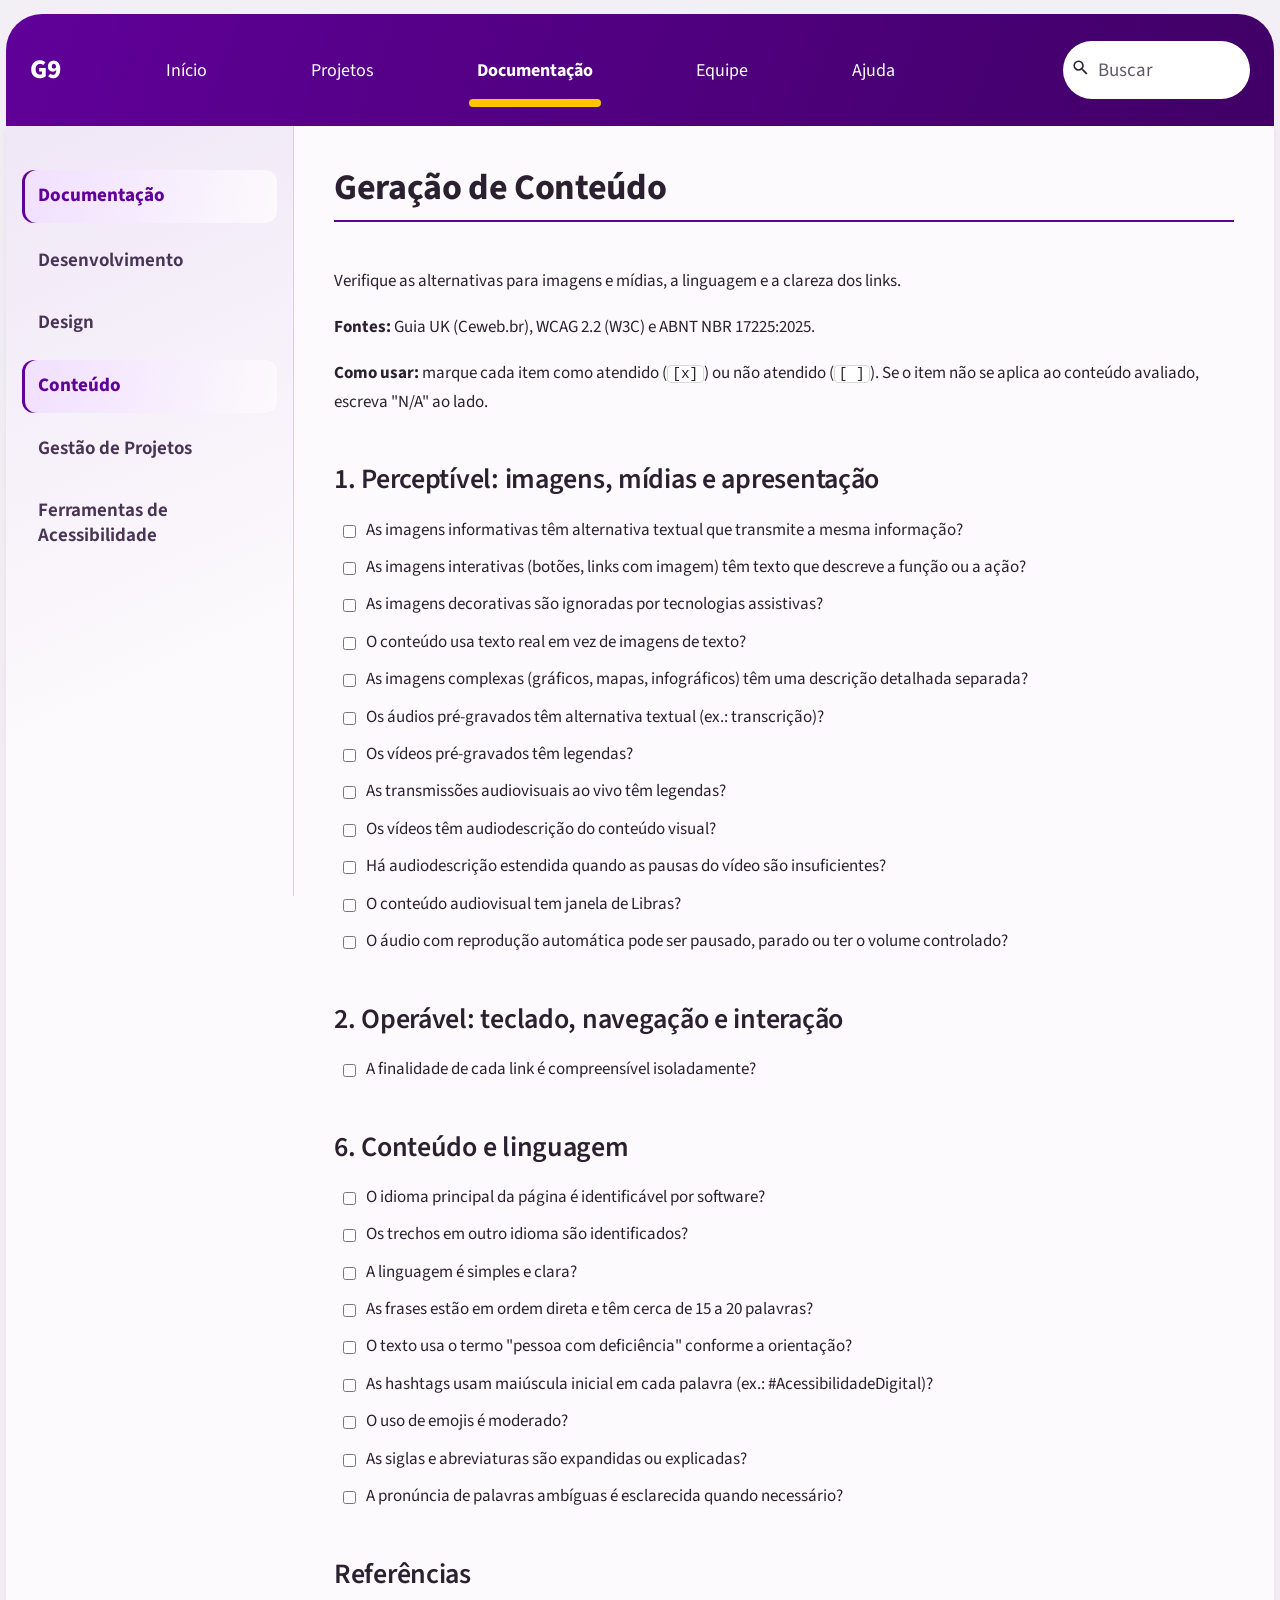
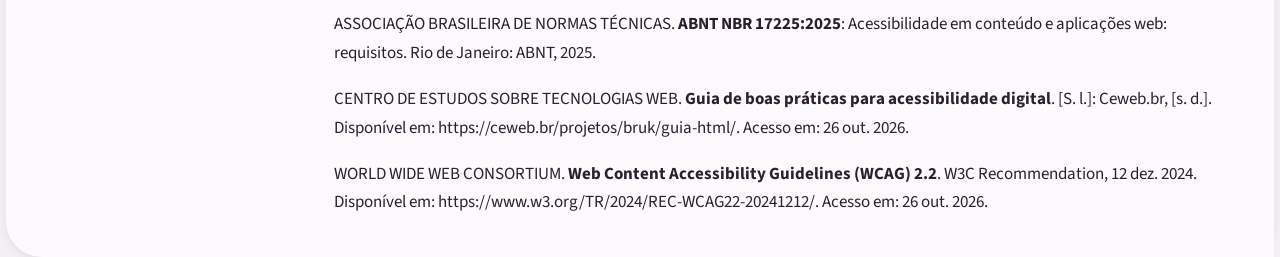
<file: site/geracaoConteudo/conteudo.html>
<!doctype html>
<html lang="pt" class="no-js">
  <head>
    
      <meta charset="utf-8">
      <meta name="viewport" content="width=device-width,initial-scale=1">
      
      
      
        <link rel="canonical" href="https://unb-ihc.github.io/IHC_2026.2_Grupo09/geracaoConteudo/conteudo.html">
      
      
        <link rel="prev" href="../design/design.html">
      
      
        <link rel="next" href="../gestaoProjeto/gestaoProjeto.html">
      
      
        
      
      
      <link rel="icon" href="../assets/img/favicon.png">
      <meta name="generator" content="mkdocs-1.6.1, mkdocs-material-9.7.7">
    
    
      
        <title>Conteúdo - Pocket guide de acessibilidade</title>
      
    
    
      <link rel="stylesheet" href="../assets/stylesheets/main.ec1eaa64.min.css">
      
        
        <link rel="stylesheet" href="../assets/stylesheets/palette.ab4e12ef.min.css">
      
      


    
    
      
    
    
      
    
    
      <link rel="stylesheet" href="../assets/css/extra.css">
    
      <link rel="stylesheet" href="../assets/css/pocket.css">
    
    <script>__md_scope=new URL("..",location),__md_hash=e=>[...e].reduce(((e,_)=>(e<<5)-e+_.charCodeAt(0)),0),__md_get=(e,_=localStorage,t=__md_scope)=>JSON.parse(_.getItem(t.pathname+"."+e)),__md_set=(e,_,t=localStorage,a=__md_scope)=>{try{t.setItem(a.pathname+"."+e,JSON.stringify(_))}catch(e){}}</script>
    
      

    
    
  </head>
  
  
    
    
    
    
    
    <body dir="ltr" data-md-color-scheme="identidade" data-md-color-primary="indigo" data-md-color-accent="indigo">
  
    
    <input class="md-toggle" data-md-toggle="drawer" type="checkbox" id="__drawer" autocomplete="off">
    <input class="md-toggle" data-md-toggle="search" type="checkbox" id="__search" autocomplete="off">
    <label class="md-overlay" for="__drawer"></label>
    <div data-md-component="skip">
      
        
        <a href="#geracao-de-conteudo" class="md-skip">
          Ir para o conteúdo
        </a>
      
    </div>
    <div data-md-component="announce">
      
    </div>
    
    
      <header class="md-header pocket-header" data-md-component="header">
  <nav class="pocket-header__inner" aria-label="Navegação principal">
    <label class="md-header__button md-icon pocket-menu" for="__drawer" aria-label="Abrir menu"><svg xmlns="http://www.w3.org/2000/svg" viewBox="0 0 24 24"><path d="M3 6h18v2H3zm0 5h18v2H3zm0 5h18v2H3z"/></svg></label>
    <a class="pocket-brand" href="../index.html">G9</a>
    <div class="pocket-nav">
      <a href="../index.html" >Início</a>
      <a href="../index.html#projetos">Projetos</a>
      <a href="../index.html#documentacao" class="is-active">Documentação</a>
      <a href="../index.html#equipe">Equipe</a>
      <a href="../index.html#ajuda">Ajuda</a>
    </div>
    
      
      <label class="md-header__button md-icon pocket-search-toggle" for="__search" aria-label="Buscar no projeto"><svg xmlns="http://www.w3.org/2000/svg" viewBox="0 0 24 24"><path d="M9.5 3A6.5 6.5 0 0 1 16 9.5c0 1.61-.59 3.09-1.56 4.23l.27.27h.79l5 5-1.5 1.5-5-5v-.79l-.27-.27A6.52 6.52 0 0 1 9.5 16 6.5 6.5 0 0 1 3 9.5 6.5 6.5 0 0 1 9.5 3m0 2C7 5 5 7 5 9.5S7 14 9.5 14 14 12 14 9.5 12 5 9.5 5"/></svg></label>
      <div class="md-search" data-md-component="search" role="dialog">
  <label class="md-search__overlay" for="__search"></label>
  <div class="md-search__inner" role="search">
    <form class="md-search__form" name="search">
      <input type="text" class="md-search__input" name="query" aria-label="Buscar" placeholder="Buscar" autocapitalize="off" autocorrect="off" autocomplete="off" spellcheck="false" data-md-component="search-query" required>
      <label class="md-search__icon md-icon" for="__search">
        
        <svg xmlns="http://www.w3.org/2000/svg" viewBox="0 0 24 24"><path d="M9.5 3A6.5 6.5 0 0 1 16 9.5c0 1.61-.59 3.09-1.56 4.23l.27.27h.79l5 5-1.5 1.5-5-5v-.79l-.27-.27A6.52 6.52 0 0 1 9.5 16 6.5 6.5 0 0 1 3 9.5 6.5 6.5 0 0 1 9.5 3m0 2C7 5 5 7 5 9.5S7 14 9.5 14 14 12 14 9.5 12 5 9.5 5"/></svg>
        
        <svg xmlns="http://www.w3.org/2000/svg" viewBox="0 0 24 24"><path d="M20 11v2H8l5.5 5.5-1.42 1.42L4.16 12l7.92-7.92L13.5 5.5 8 11z"/></svg>
      </label>
      <nav class="md-search__options" aria-label="Pesquisar">
        
        <button type="reset" class="md-search__icon md-icon" title="Limpar" aria-label="Limpar" tabindex="-1">
          
          <svg xmlns="http://www.w3.org/2000/svg" viewBox="0 0 24 24"><path d="M19 6.41 17.59 5 12 10.59 6.41 5 5 6.41 10.59 12 5 17.59 6.41 19 12 13.41 17.59 19 19 17.59 13.41 12z"/></svg>
        </button>
      </nav>
      
    </form>
    <div class="md-search__output">
      <div class="md-search__scrollwrap" tabindex="0" data-md-scrollfix>
        <div class="md-search-result" data-md-component="search-result">
          <div class="md-search-result__meta">
            Inicializando a pesquisa
          </div>
          <ol class="md-search-result__list" role="presentation"></ol>
        </div>
      </div>
    </div>
  </div>
</div>
    
  </nav>
</header>
    
    <div class="md-container" data-md-component="container">
      
      
        
          
        
      
      <main class="md-main" data-md-component="main">
        <div class="md-main__inner md-grid">
          
            
              
              <div class="md-sidebar md-sidebar--primary" data-md-component="sidebar" data-md-type="navigation" >
                <div class="md-sidebar__scrollwrap">
                  <div class="md-sidebar__inner">
                    

<nav class="md-nav md-nav--primary pocket-docs-nav" aria-label="Documentação" data-md-level="0">
  <a class="pocket-docs-nav__heading" href="../index.html#documentacao">Documentação</a>
  <ul class="pocket-docs-nav__list">
    
  
    
  
    
      
  
    
      <li class="pocket-docs-nav__item">
        <a class="pocket-docs-nav__link" href="../devWeb/non_text_content.html">Desenvolvimento</a>
      </li>
    
  

    
  
    
      
  
    
      <li class="pocket-docs-nav__item">
        <a class="pocket-docs-nav__link" href="../design/design.html">Design</a>
      </li>
    
  

    
  
    
      
  
    
      <li class="pocket-docs-nav__item">
        <a class="pocket-docs-nav__link pocket-docs-nav__link--active" href="conteudo.html" aria-current="page">Conteúdo</a>
      </li>
    
  

    
  
    
      
  
    
      <li class="pocket-docs-nav__item">
        <a class="pocket-docs-nav__link" href="../gestaoProjeto/gestaoProjeto.html">Gestão de Projetos</a>
      </li>
    
  

    
  
    
      
  
    
      <li class="pocket-docs-nav__item">
        <a class="pocket-docs-nav__link" href="../tools/ferramentas.html">Ferramentas de Acessibilidade</a>
      </li>
    
  

    
  

  </ul>
</nav>
                  </div>
                </div>
              </div>
            
            
          
          
            <div class="md-content" data-md-component="content">
              
              <article class="md-content__inner md-typeset">
                
                  


  
  


<h1 id="geracao-de-conteudo">Geração de Conteúdo<a class="headerlink" href="#geracao-de-conteudo" title="Permanent link">&para;</a></h1>
<p>Verifique as alternativas para imagens e mídias, a linguagem e a clareza dos links.</p>
<p><strong>Fontes:</strong> Guia UK (Ceweb.br), WCAG 2.2 (W3C) e ABNT NBR 17225:2025.</p>
<p><strong>Como usar:</strong> marque cada item como atendido (<code>[x]</code>) ou não atendido (<code>[ ]</code>). Se o item não se aplica ao conteúdo avaliado, escreva "N/A" ao lado.</p>
<h2 id="1-perceptivel-imagens-midias-e-apresentacao">1. Perceptível: imagens, mídias e apresentação<a class="headerlink" href="#1-perceptivel-imagens-midias-e-apresentacao" title="Permanent link">&para;</a></h2>
<ul class="task-list">
<li class="task-list-item"><input type="checkbox"/> As imagens informativas têm alternativa textual que transmite a mesma informação?</li>
<li class="task-list-item"><input type="checkbox"/> As imagens interativas (botões, links com imagem) têm texto que descreve a função ou a ação?</li>
<li class="task-list-item"><input type="checkbox"/> As imagens decorativas são ignoradas por tecnologias assistivas?</li>
<li class="task-list-item"><input type="checkbox"/> O conteúdo usa texto real em vez de imagens de texto?</li>
<li class="task-list-item"><input type="checkbox"/> As imagens complexas (gráficos, mapas, infográficos) têm uma descrição detalhada separada?</li>
<li class="task-list-item"><input type="checkbox"/> Os áudios pré-gravados têm alternativa textual (ex.: transcrição)?</li>
<li class="task-list-item"><input type="checkbox"/> Os vídeos pré-gravados têm legendas?</li>
<li class="task-list-item"><input type="checkbox"/> As transmissões audiovisuais ao vivo têm legendas?</li>
<li class="task-list-item"><input type="checkbox"/> Os vídeos têm audiodescrição do conteúdo visual?</li>
<li class="task-list-item"><input type="checkbox"/> Há audiodescrição estendida quando as pausas do vídeo são insuficientes?</li>
<li class="task-list-item"><input type="checkbox"/> O conteúdo audiovisual tem janela de Libras?</li>
<li class="task-list-item"><input type="checkbox"/> O áudio com reprodução automática pode ser pausado, parado ou ter o volume controlado?</li>
</ul>
<h2 id="2-operavel-teclado-navegacao-e-interacao">2. Operável: teclado, navegação e interação<a class="headerlink" href="#2-operavel-teclado-navegacao-e-interacao" title="Permanent link">&para;</a></h2>
<ul class="task-list">
<li class="task-list-item"><input type="checkbox"/> A finalidade de cada link é compreensível isoladamente?</li>
</ul>
<h2 id="6-conteudo-e-linguagem">6. Conteúdo e linguagem<a class="headerlink" href="#6-conteudo-e-linguagem" title="Permanent link">&para;</a></h2>
<ul class="task-list">
<li class="task-list-item"><input type="checkbox"/> O idioma principal da página é identificável por software?</li>
<li class="task-list-item"><input type="checkbox"/> Os trechos em outro idioma são identificados?</li>
<li class="task-list-item"><input type="checkbox"/> A linguagem é simples e clara?</li>
<li class="task-list-item"><input type="checkbox"/> As frases estão em ordem direta e têm cerca de 15 a 20 palavras?</li>
<li class="task-list-item"><input type="checkbox"/> O texto usa o termo "pessoa com deficiência" conforme a orientação?</li>
<li class="task-list-item"><input type="checkbox"/> As hashtags usam maiúscula inicial em cada palavra (ex.: #AcessibilidadeDigital)?</li>
<li class="task-list-item"><input type="checkbox"/> O uso de emojis é moderado?</li>
<li class="task-list-item"><input type="checkbox"/> As siglas e abreviaturas são expandidas ou explicadas?</li>
<li class="task-list-item"><input type="checkbox"/> A pronúncia de palavras ambíguas é esclarecida quando necessário?</li>
</ul>
<h2 id="referencias">Referências<a class="headerlink" href="#referencias" title="Permanent link">&para;</a></h2>
<p>ASSOCIAÇÃO BRASILEIRA DE NORMAS TÉCNICAS. <strong>ABNT NBR 17225:2025</strong>: Acessibilidade em conteúdo e aplicações web: requisitos. Rio de Janeiro: ABNT, 2025.</p>
<p>CENTRO DE ESTUDOS SOBRE TECNOLOGIAS WEB. <strong>Guia de boas práticas para acessibilidade digital</strong>. [S. l.]: Ceweb.br, [s. d.]. Disponível em: https://ceweb.br/projetos/bruk/guia-html/. Acesso em: 26 out. 2026.</p>
<p>WORLD WIDE WEB CONSORTIUM. <strong>Web Content Accessibility Guidelines (WCAG) 2.2</strong>. W3C Recommendation, 12 dez. 2024. Disponível em: https://www.w3.org/TR/2024/REC-WCAG22-20241212/. Acesso em: 26 out. 2026.</p>












                
              </article>
            </div>
          
          
<script>var target=document.getElementById(location.hash.slice(1));target&&target.name&&(target.checked=target.name.startsWith("__tabbed_"))</script>
        </div>
        
      </main>
      
        <footer class="md-footer">
  
  <div class="md-footer-meta md-typeset">
    <div class="md-footer-meta__inner md-grid">
      <div class="md-copyright">
  
    <div class="md-copyright__highlight">
      &copy; Grupo 09 — Interação Humano-Computador
    </div>
  
  
</div>
      
    </div>
  </div>
</footer>
      
    </div>
    <div class="md-dialog" data-md-component="dialog">
      <div class="md-dialog__inner md-typeset"></div>
    </div>
    
    
    
      
      
      <script id="__config" type="application/json">{"annotate": null, "base": "..", "features": ["navigation.sections", "navigation.indexes", "navigation.expand", "toc.integrate"], "search": "../assets/javascripts/workers/search.2c215733.min.js", "tags": null, "translations": {"clipboard.copied": "Copiado para \u00e1rea de transfer\u00eancia", "clipboard.copy": "Copiar para \u00e1rea de transfer\u00eancia", "search.result.more.one": "Mais 1 nesta p\u00e1gina", "search.result.more.other": "Mais # nesta p\u00e1gina", "search.result.none": "Nenhum resultado encontrado", "search.result.one": "1 resultado encontrado", "search.result.other": "# resultados encontrados", "search.result.placeholder": "Digite para iniciar a busca", "search.result.term.missing": "Ausente", "select.version": "Selecione a vers\u00e3o"}, "version": null}</script>
    
    
      <script src="../assets/javascripts/bundle.d7400e89.min.js"></script>
      
    
  </body>
</html>
</file>
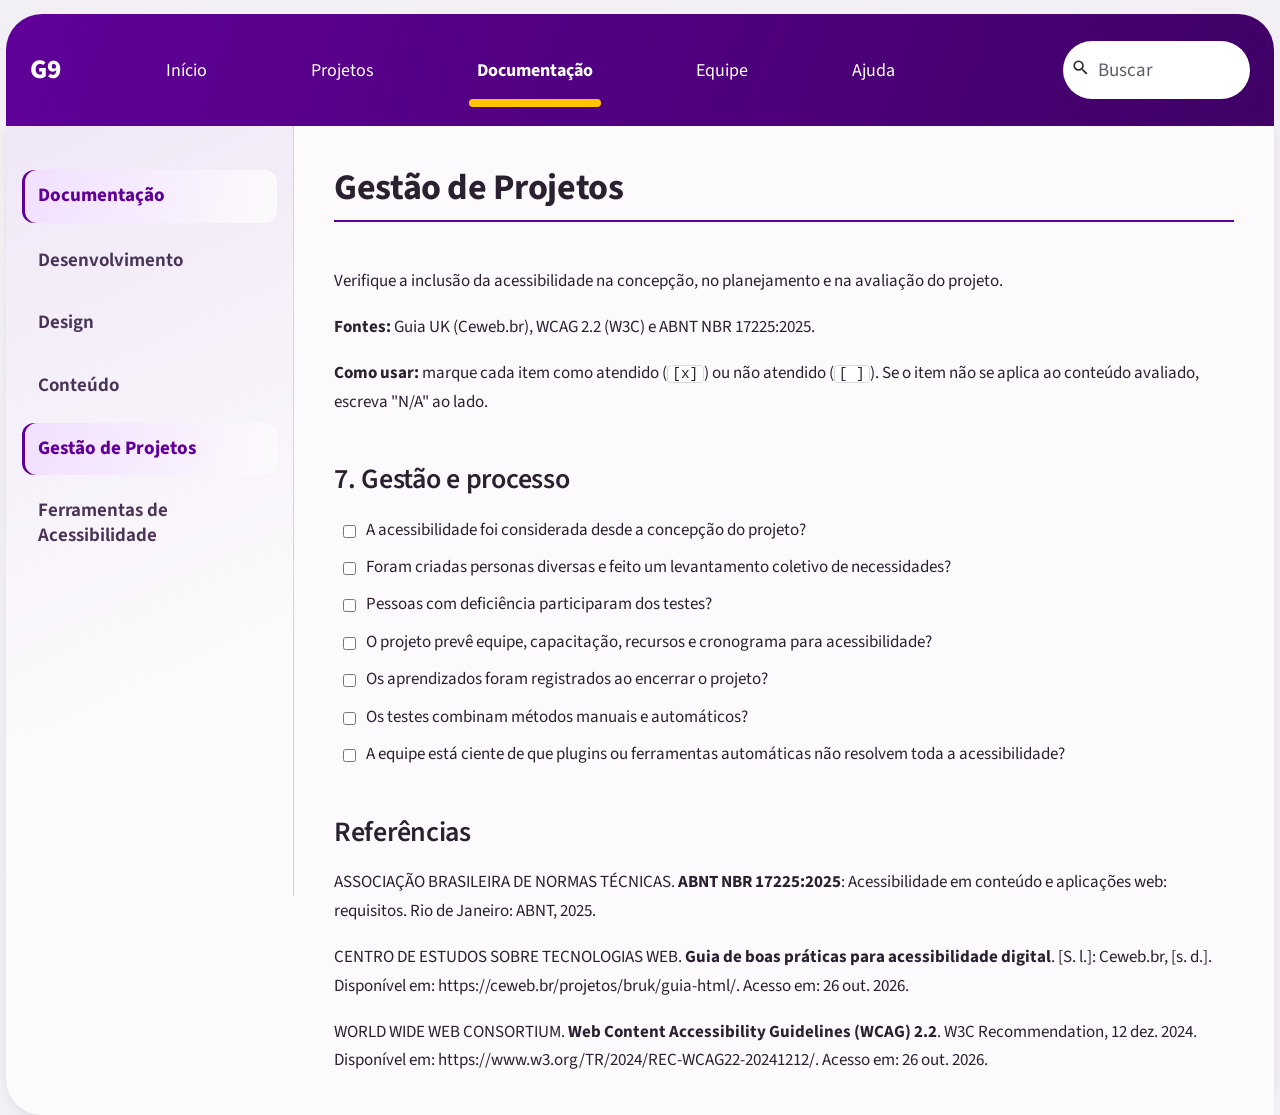
<file: site/gestaoProjeto/gestaoProjeto.html>
<!doctype html>
<html lang="pt" class="no-js">
  <head>
    
      <meta charset="utf-8">
      <meta name="viewport" content="width=device-width,initial-scale=1">
      
      
      
        <link rel="canonical" href="https://unb-ihc.github.io/IHC_2026.2_Grupo09/gestaoProjeto/gestaoProjeto.html">
      
      
        <link rel="prev" href="../geracaoConteudo/conteudo.html">
      
      
        <link rel="next" href="../tools/ferramentas.html">
      
      
        
      
      
      <link rel="icon" href="../assets/img/favicon.png">
      <meta name="generator" content="mkdocs-1.6.1, mkdocs-material-9.7.7">
    
    
      
        <title>Gestão de Projetos - Pocket guide de acessibilidade</title>
      
    
    
      <link rel="stylesheet" href="../assets/stylesheets/main.ec1eaa64.min.css">
      
        
        <link rel="stylesheet" href="../assets/stylesheets/palette.ab4e12ef.min.css">
      
      


    
    
      
    
    
      
    
    
      <link rel="stylesheet" href="../assets/css/extra.css">
    
      <link rel="stylesheet" href="../assets/css/pocket.css">
    
    <script>__md_scope=new URL("..",location),__md_hash=e=>[...e].reduce(((e,_)=>(e<<5)-e+_.charCodeAt(0)),0),__md_get=(e,_=localStorage,t=__md_scope)=>JSON.parse(_.getItem(t.pathname+"."+e)),__md_set=(e,_,t=localStorage,a=__md_scope)=>{try{t.setItem(a.pathname+"."+e,JSON.stringify(_))}catch(e){}}</script>
    
      

    
    
  </head>
  
  
    
    
    
    
    
    <body dir="ltr" data-md-color-scheme="identidade" data-md-color-primary="indigo" data-md-color-accent="indigo">
  
    
    <input class="md-toggle" data-md-toggle="drawer" type="checkbox" id="__drawer" autocomplete="off">
    <input class="md-toggle" data-md-toggle="search" type="checkbox" id="__search" autocomplete="off">
    <label class="md-overlay" for="__drawer"></label>
    <div data-md-component="skip">
      
        
        <a href="#gestao-de-projetos" class="md-skip">
          Ir para o conteúdo
        </a>
      
    </div>
    <div data-md-component="announce">
      
    </div>
    
    
      <header class="md-header pocket-header" data-md-component="header">
  <nav class="pocket-header__inner" aria-label="Navegação principal">
    <label class="md-header__button md-icon pocket-menu" for="__drawer" aria-label="Abrir menu"><svg xmlns="http://www.w3.org/2000/svg" viewBox="0 0 24 24"><path d="M3 6h18v2H3zm0 5h18v2H3zm0 5h18v2H3z"/></svg></label>
    <a class="pocket-brand" href="../index.html">G9</a>
    <div class="pocket-nav">
      <a href="../index.html" >Início</a>
      <a href="../index.html#projetos">Projetos</a>
      <a href="../index.html#documentacao" class="is-active">Documentação</a>
      <a href="../index.html#equipe">Equipe</a>
      <a href="../index.html#ajuda">Ajuda</a>
    </div>
    
      
      <label class="md-header__button md-icon pocket-search-toggle" for="__search" aria-label="Buscar no projeto"><svg xmlns="http://www.w3.org/2000/svg" viewBox="0 0 24 24"><path d="M9.5 3A6.5 6.5 0 0 1 16 9.5c0 1.61-.59 3.09-1.56 4.23l.27.27h.79l5 5-1.5 1.5-5-5v-.79l-.27-.27A6.52 6.52 0 0 1 9.5 16 6.5 6.5 0 0 1 3 9.5 6.5 6.5 0 0 1 9.5 3m0 2C7 5 5 7 5 9.5S7 14 9.5 14 14 12 14 9.5 12 5 9.5 5"/></svg></label>
      <div class="md-search" data-md-component="search" role="dialog">
  <label class="md-search__overlay" for="__search"></label>
  <div class="md-search__inner" role="search">
    <form class="md-search__form" name="search">
      <input type="text" class="md-search__input" name="query" aria-label="Buscar" placeholder="Buscar" autocapitalize="off" autocorrect="off" autocomplete="off" spellcheck="false" data-md-component="search-query" required>
      <label class="md-search__icon md-icon" for="__search">
        
        <svg xmlns="http://www.w3.org/2000/svg" viewBox="0 0 24 24"><path d="M9.5 3A6.5 6.5 0 0 1 16 9.5c0 1.61-.59 3.09-1.56 4.23l.27.27h.79l5 5-1.5 1.5-5-5v-.79l-.27-.27A6.52 6.52 0 0 1 9.5 16 6.5 6.5 0 0 1 3 9.5 6.5 6.5 0 0 1 9.5 3m0 2C7 5 5 7 5 9.5S7 14 9.5 14 14 12 14 9.5 12 5 9.5 5"/></svg>
        
        <svg xmlns="http://www.w3.org/2000/svg" viewBox="0 0 24 24"><path d="M20 11v2H8l5.5 5.5-1.42 1.42L4.16 12l7.92-7.92L13.5 5.5 8 11z"/></svg>
      </label>
      <nav class="md-search__options" aria-label="Pesquisar">
        
        <button type="reset" class="md-search__icon md-icon" title="Limpar" aria-label="Limpar" tabindex="-1">
          
          <svg xmlns="http://www.w3.org/2000/svg" viewBox="0 0 24 24"><path d="M19 6.41 17.59 5 12 10.59 6.41 5 5 6.41 10.59 12 5 17.59 6.41 19 12 13.41 17.59 19 19 17.59 13.41 12z"/></svg>
        </button>
      </nav>
      
    </form>
    <div class="md-search__output">
      <div class="md-search__scrollwrap" tabindex="0" data-md-scrollfix>
        <div class="md-search-result" data-md-component="search-result">
          <div class="md-search-result__meta">
            Inicializando a pesquisa
          </div>
          <ol class="md-search-result__list" role="presentation"></ol>
        </div>
      </div>
    </div>
  </div>
</div>
    
  </nav>
</header>
    
    <div class="md-container" data-md-component="container">
      
      
        
          
        
      
      <main class="md-main" data-md-component="main">
        <div class="md-main__inner md-grid">
          
            
              
              <div class="md-sidebar md-sidebar--primary" data-md-component="sidebar" data-md-type="navigation" >
                <div class="md-sidebar__scrollwrap">
                  <div class="md-sidebar__inner">
                    

<nav class="md-nav md-nav--primary pocket-docs-nav" aria-label="Documentação" data-md-level="0">
  <a class="pocket-docs-nav__heading" href="../index.html#documentacao">Documentação</a>
  <ul class="pocket-docs-nav__list">
    
  
    
  
    
      
  
    
      <li class="pocket-docs-nav__item">
        <a class="pocket-docs-nav__link" href="../devWeb/non_text_content.html">Desenvolvimento</a>
      </li>
    
  

    
  
    
      
  
    
      <li class="pocket-docs-nav__item">
        <a class="pocket-docs-nav__link" href="../design/design.html">Design</a>
      </li>
    
  

    
  
    
      
  
    
      <li class="pocket-docs-nav__item">
        <a class="pocket-docs-nav__link" href="../geracaoConteudo/conteudo.html">Conteúdo</a>
      </li>
    
  

    
  
    
      
  
    
      <li class="pocket-docs-nav__item">
        <a class="pocket-docs-nav__link pocket-docs-nav__link--active" href="gestaoProjeto.html" aria-current="page">Gestão de Projetos</a>
      </li>
    
  

    
  
    
      
  
    
      <li class="pocket-docs-nav__item">
        <a class="pocket-docs-nav__link" href="../tools/ferramentas.html">Ferramentas de Acessibilidade</a>
      </li>
    
  

    
  

  </ul>
</nav>
                  </div>
                </div>
              </div>
            
            
          
          
            <div class="md-content" data-md-component="content">
              
              <article class="md-content__inner md-typeset">
                
                  


  
  


<h1 id="gestao-de-projetos">Gestão de Projetos<a class="headerlink" href="#gestao-de-projetos" title="Permanent link">&para;</a></h1>
<p>Verifique a inclusão da acessibilidade na concepção, no planejamento e na avaliação do projeto.</p>
<p><strong>Fontes:</strong> Guia UK (Ceweb.br), WCAG 2.2 (W3C) e ABNT NBR 17225:2025.</p>
<p><strong>Como usar:</strong> marque cada item como atendido (<code>[x]</code>) ou não atendido (<code>[ ]</code>). Se o item não se aplica ao conteúdo avaliado, escreva "N/A" ao lado.</p>
<h2 id="7-gestao-e-processo">7. Gestão e processo<a class="headerlink" href="#7-gestao-e-processo" title="Permanent link">&para;</a></h2>
<ul class="task-list">
<li class="task-list-item"><input type="checkbox"/> A acessibilidade foi considerada desde a concepção do projeto?</li>
<li class="task-list-item"><input type="checkbox"/> Foram criadas personas diversas e feito um levantamento coletivo de necessidades?</li>
<li class="task-list-item"><input type="checkbox"/> Pessoas com deficiência participaram dos testes?</li>
<li class="task-list-item"><input type="checkbox"/> O projeto prevê equipe, capacitação, recursos e cronograma para acessibilidade?</li>
<li class="task-list-item"><input type="checkbox"/> Os aprendizados foram registrados ao encerrar o projeto?</li>
<li class="task-list-item"><input type="checkbox"/> Os testes combinam métodos manuais e automáticos?</li>
<li class="task-list-item"><input type="checkbox"/> A equipe está ciente de que plugins ou ferramentas automáticas não resolvem toda a acessibilidade?</li>
</ul>
<h2 id="referencias">Referências<a class="headerlink" href="#referencias" title="Permanent link">&para;</a></h2>
<p>ASSOCIAÇÃO BRASILEIRA DE NORMAS TÉCNICAS. <strong>ABNT NBR 17225:2025</strong>: Acessibilidade em conteúdo e aplicações web: requisitos. Rio de Janeiro: ABNT, 2025.</p>
<p>CENTRO DE ESTUDOS SOBRE TECNOLOGIAS WEB. <strong>Guia de boas práticas para acessibilidade digital</strong>. [S. l.]: Ceweb.br, [s. d.]. Disponível em: https://ceweb.br/projetos/bruk/guia-html/. Acesso em: 26 out. 2026.</p>
<p>WORLD WIDE WEB CONSORTIUM. <strong>Web Content Accessibility Guidelines (WCAG) 2.2</strong>. W3C Recommendation, 12 dez. 2024. Disponível em: https://www.w3.org/TR/2024/REC-WCAG22-20241212/. Acesso em: 26 out. 2026.</p>












                
              </article>
            </div>
          
          
<script>var target=document.getElementById(location.hash.slice(1));target&&target.name&&(target.checked=target.name.startsWith("__tabbed_"))</script>
        </div>
        
      </main>
      
        <footer class="md-footer">
  
  <div class="md-footer-meta md-typeset">
    <div class="md-footer-meta__inner md-grid">
      <div class="md-copyright">
  
    <div class="md-copyright__highlight">
      &copy; Grupo 09 — Interação Humano-Computador
    </div>
  
  
</div>
      
    </div>
  </div>
</footer>
      
    </div>
    <div class="md-dialog" data-md-component="dialog">
      <div class="md-dialog__inner md-typeset"></div>
    </div>
    
    
    
      
      
      <script id="__config" type="application/json">{"annotate": null, "base": "..", "features": ["navigation.sections", "navigation.indexes", "navigation.expand", "toc.integrate"], "search": "../assets/javascripts/workers/search.2c215733.min.js", "tags": null, "translations": {"clipboard.copied": "Copiado para \u00e1rea de transfer\u00eancia", "clipboard.copy": "Copiar para \u00e1rea de transfer\u00eancia", "search.result.more.one": "Mais 1 nesta p\u00e1gina", "search.result.more.other": "Mais # nesta p\u00e1gina", "search.result.none": "Nenhum resultado encontrado", "search.result.one": "1 resultado encontrado", "search.result.other": "# resultados encontrados", "search.result.placeholder": "Digite para iniciar a busca", "search.result.term.missing": "Ausente", "select.version": "Selecione a vers\u00e3o"}, "version": null}</script>
    
    
      <script src="../assets/javascripts/bundle.d7400e89.min.js"></script>
      
    
  </body>
</html>
</file>
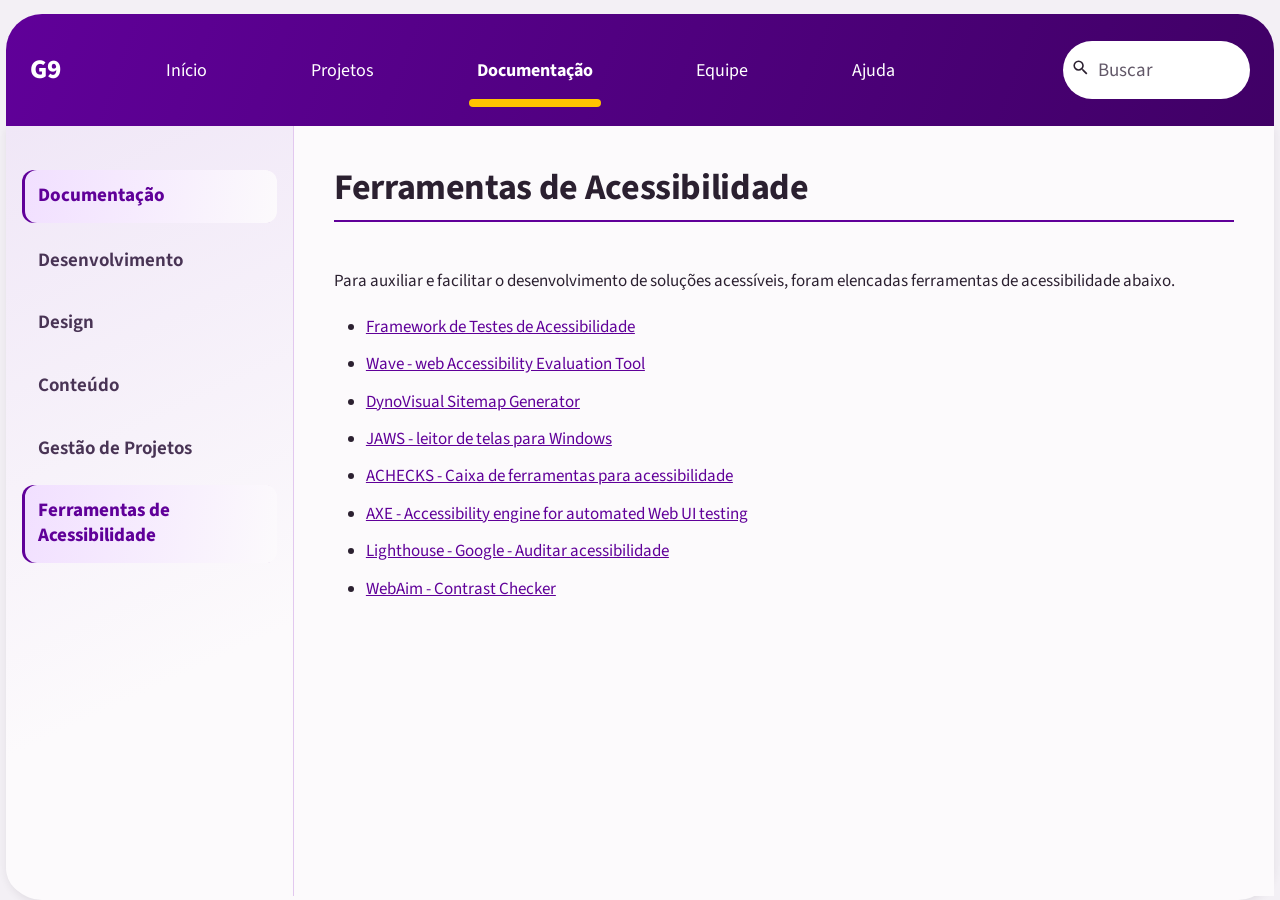
<file: site/tools/ferramentas.html>
<!doctype html>
<html lang="pt" class="no-js">
  <head>
    
      <meta charset="utf-8">
      <meta name="viewport" content="width=device-width,initial-scale=1">
      
      
      
        <link rel="canonical" href="https://unb-ihc.github.io/IHC_2026.2_Grupo09/tools/ferramentas.html">
      
      
        <link rel="prev" href="../gestaoProjeto/gestaoProjeto.html">
      
      
      
        
      
      
      <link rel="icon" href="../assets/img/favicon.png">
      <meta name="generator" content="mkdocs-1.6.1, mkdocs-material-9.7.7">
    
    
      
        <title>Ferramentas de Acessibilidade - Pocket guide de acessibilidade</title>
      
    
    
      <link rel="stylesheet" href="../assets/stylesheets/main.ec1eaa64.min.css">
      
        
        <link rel="stylesheet" href="../assets/stylesheets/palette.ab4e12ef.min.css">
      
      


    
    
      
    
    
      
    
    
      <link rel="stylesheet" href="../assets/css/extra.css">
    
      <link rel="stylesheet" href="../assets/css/pocket.css">
    
    <script>__md_scope=new URL("..",location),__md_hash=e=>[...e].reduce(((e,_)=>(e<<5)-e+_.charCodeAt(0)),0),__md_get=(e,_=localStorage,t=__md_scope)=>JSON.parse(_.getItem(t.pathname+"."+e)),__md_set=(e,_,t=localStorage,a=__md_scope)=>{try{t.setItem(a.pathname+"."+e,JSON.stringify(_))}catch(e){}}</script>
    
      

    
    
  </head>
  
  
    
    
    
    
    
    <body dir="ltr" data-md-color-scheme="identidade" data-md-color-primary="indigo" data-md-color-accent="indigo">
  
    
    <input class="md-toggle" data-md-toggle="drawer" type="checkbox" id="__drawer" autocomplete="off">
    <input class="md-toggle" data-md-toggle="search" type="checkbox" id="__search" autocomplete="off">
    <label class="md-overlay" for="__drawer"></label>
    <div data-md-component="skip">
      
        
        <a href="#ferramentas-de-acessibilidade" class="md-skip">
          Ir para o conteúdo
        </a>
      
    </div>
    <div data-md-component="announce">
      
    </div>
    
    
      <header class="md-header pocket-header" data-md-component="header">
  <nav class="pocket-header__inner" aria-label="Navegação principal">
    <label class="md-header__button md-icon pocket-menu" for="__drawer" aria-label="Abrir menu"><svg xmlns="http://www.w3.org/2000/svg" viewBox="0 0 24 24"><path d="M3 6h18v2H3zm0 5h18v2H3zm0 5h18v2H3z"/></svg></label>
    <a class="pocket-brand" href="../index.html">G9</a>
    <div class="pocket-nav">
      <a href="../index.html" >Início</a>
      <a href="../index.html#projetos">Projetos</a>
      <a href="../index.html#documentacao" class="is-active">Documentação</a>
      <a href="../index.html#equipe">Equipe</a>
      <a href="../index.html#ajuda">Ajuda</a>
    </div>
    
      
      <label class="md-header__button md-icon pocket-search-toggle" for="__search" aria-label="Buscar no projeto"><svg xmlns="http://www.w3.org/2000/svg" viewBox="0 0 24 24"><path d="M9.5 3A6.5 6.5 0 0 1 16 9.5c0 1.61-.59 3.09-1.56 4.23l.27.27h.79l5 5-1.5 1.5-5-5v-.79l-.27-.27A6.52 6.52 0 0 1 9.5 16 6.5 6.5 0 0 1 3 9.5 6.5 6.5 0 0 1 9.5 3m0 2C7 5 5 7 5 9.5S7 14 9.5 14 14 12 14 9.5 12 5 9.5 5"/></svg></label>
      <div class="md-search" data-md-component="search" role="dialog">
  <label class="md-search__overlay" for="__search"></label>
  <div class="md-search__inner" role="search">
    <form class="md-search__form" name="search">
      <input type="text" class="md-search__input" name="query" aria-label="Buscar" placeholder="Buscar" autocapitalize="off" autocorrect="off" autocomplete="off" spellcheck="false" data-md-component="search-query" required>
      <label class="md-search__icon md-icon" for="__search">
        
        <svg xmlns="http://www.w3.org/2000/svg" viewBox="0 0 24 24"><path d="M9.5 3A6.5 6.5 0 0 1 16 9.5c0 1.61-.59 3.09-1.56 4.23l.27.27h.79l5 5-1.5 1.5-5-5v-.79l-.27-.27A6.52 6.52 0 0 1 9.5 16 6.5 6.5 0 0 1 3 9.5 6.5 6.5 0 0 1 9.5 3m0 2C7 5 5 7 5 9.5S7 14 9.5 14 14 12 14 9.5 12 5 9.5 5"/></svg>
        
        <svg xmlns="http://www.w3.org/2000/svg" viewBox="0 0 24 24"><path d="M20 11v2H8l5.5 5.5-1.42 1.42L4.16 12l7.92-7.92L13.5 5.5 8 11z"/></svg>
      </label>
      <nav class="md-search__options" aria-label="Pesquisar">
        
        <button type="reset" class="md-search__icon md-icon" title="Limpar" aria-label="Limpar" tabindex="-1">
          
          <svg xmlns="http://www.w3.org/2000/svg" viewBox="0 0 24 24"><path d="M19 6.41 17.59 5 12 10.59 6.41 5 5 6.41 10.59 12 5 17.59 6.41 19 12 13.41 17.59 19 19 17.59 13.41 12z"/></svg>
        </button>
      </nav>
      
    </form>
    <div class="md-search__output">
      <div class="md-search__scrollwrap" tabindex="0" data-md-scrollfix>
        <div class="md-search-result" data-md-component="search-result">
          <div class="md-search-result__meta">
            Inicializando a pesquisa
          </div>
          <ol class="md-search-result__list" role="presentation"></ol>
        </div>
      </div>
    </div>
  </div>
</div>
    
  </nav>
</header>
    
    <div class="md-container" data-md-component="container">
      
      
        
          
        
      
      <main class="md-main" data-md-component="main">
        <div class="md-main__inner md-grid">
          
            
              
              <div class="md-sidebar md-sidebar--primary" data-md-component="sidebar" data-md-type="navigation" >
                <div class="md-sidebar__scrollwrap">
                  <div class="md-sidebar__inner">
                    

<nav class="md-nav md-nav--primary pocket-docs-nav" aria-label="Documentação" data-md-level="0">
  <a class="pocket-docs-nav__heading" href="../index.html#documentacao">Documentação</a>
  <ul class="pocket-docs-nav__list">
    
  
    
  
    
      
  
    
      <li class="pocket-docs-nav__item">
        <a class="pocket-docs-nav__link" href="../devWeb/non_text_content.html">Desenvolvimento</a>
      </li>
    
  

    
  
    
      
  
    
      <li class="pocket-docs-nav__item">
        <a class="pocket-docs-nav__link" href="../design/design.html">Design</a>
      </li>
    
  

    
  
    
      
  
    
      <li class="pocket-docs-nav__item">
        <a class="pocket-docs-nav__link" href="../geracaoConteudo/conteudo.html">Conteúdo</a>
      </li>
    
  

    
  
    
      
  
    
      <li class="pocket-docs-nav__item">
        <a class="pocket-docs-nav__link" href="../gestaoProjeto/gestaoProjeto.html">Gestão de Projetos</a>
      </li>
    
  

    
  
    
      
  
    
      <li class="pocket-docs-nav__item">
        <a class="pocket-docs-nav__link pocket-docs-nav__link--active" href="ferramentas.html" aria-current="page">Ferramentas de Acessibilidade</a>
      </li>
    
  

    
  

  </ul>
</nav>
                  </div>
                </div>
              </div>
            
            
          
          
            <div class="md-content" data-md-component="content">
              
              <article class="md-content__inner md-typeset">
                
                  


  
  


<h1 id="ferramentas-de-acessibilidade">Ferramentas de Acessibilidade<a class="headerlink" href="#ferramentas-de-acessibilidade" title="Permanent link">&para;</a></h1>
<p>Para auxiliar e facilitar o desenvolvimento de soluções acessíveis, foram elencadas ferramentas de acessibilidade abaixo. </p>
<ul>
<li><a href="https://github.com/google/Accessibility-Test-Framework-for-Android">Framework de Testes de Acessibilidade </a></li>
<li><a href="https://wave.webaim.org/">Wave - web Accessibility Evaluation Tool</a></li>
<li><a href="https://dynomapper.com/">DynoVisual Sitemap Generator</a></li>
<li><a href="https://www.tecassistiva.com.br/catalogo/jaws/">JAWS - leitor de telas para Windows</a></li>
<li><a href="https://www.achecks.org/">ACHECKS - Caixa de ferramentas para acessibilidade</a></li>
<li><a href="https://github.com/dequelabs/axe-core">AXE - Accessibility engine for automated Web UI testing</a></li>
<li><a href="https://developer.chrome.com/docs/lighthouse">Lighthouse - Google - Auditar acessibilidade</a></li>
<li><a href="https://webaim.org/resources/contrastchecker/">WebAim - Contrast Checker</a></li>
</ul>












                
              </article>
            </div>
          
          
<script>var target=document.getElementById(location.hash.slice(1));target&&target.name&&(target.checked=target.name.startsWith("__tabbed_"))</script>
        </div>
        
      </main>
      
        <footer class="md-footer">
  
  <div class="md-footer-meta md-typeset">
    <div class="md-footer-meta__inner md-grid">
      <div class="md-copyright">
  
    <div class="md-copyright__highlight">
      &copy; Grupo 09 — Interação Humano-Computador
    </div>
  
  
</div>
      
    </div>
  </div>
</footer>
      
    </div>
    <div class="md-dialog" data-md-component="dialog">
      <div class="md-dialog__inner md-typeset"></div>
    </div>
    
    
    
      
      
      <script id="__config" type="application/json">{"annotate": null, "base": "..", "features": ["navigation.sections", "navigation.indexes", "navigation.expand", "toc.integrate"], "search": "../assets/javascripts/workers/search.2c215733.min.js", "tags": null, "translations": {"clipboard.copied": "Copiado para \u00e1rea de transfer\u00eancia", "clipboard.copy": "Copiar para \u00e1rea de transfer\u00eancia", "search.result.more.one": "Mais 1 nesta p\u00e1gina", "search.result.more.other": "Mais # nesta p\u00e1gina", "search.result.none": "Nenhum resultado encontrado", "search.result.one": "1 resultado encontrado", "search.result.other": "# resultados encontrados", "search.result.placeholder": "Digite para iniciar a busca", "search.result.term.missing": "Ausente", "select.version": "Selecione a vers\u00e3o"}, "version": null}</script>
    
    
      <script src="../assets/javascripts/bundle.d7400e89.min.js"></script>
      
    
  </body>
</html>
</file>
<file: site/assets/css/extra.css>
/* ==========================================================================
   Identidade Visual da Documentação — Pocket Guide de Acessibilidade (Esquemática Roxo e Amarelo)
   Referência: identidade-visual-mkdocs.md (v1.2)
   ========================================================================== */

@import url('https://fonts.googleapis.com/css2?family=Playfair+Display:ital,wght@0,600;0,700;1,400&family=Source+Sans+3:ital,wght@0,400;0,600;0,700;1,400&family=Source+Serif+4:ital,opsz,wght@0,8..60,400;0,8..60,600;0,8..60,700;1,8..60,400&display=swap');

/* --------------------------------------------------------------------------
   Seção 3.6 — Esquemática Roxo e Amarelo (Tokens e Variáveis do Material)
   -------------------------------------------------------------------------- */
:root,
[data-md-color-scheme="identidade"] {
  /* Tokens da identidade (Seção 3.1 e 3.5) */
  --ident-primary:     #7B2CBF;
  --ident-secondary:   #9D4EDD;
  --ident-accent:      #F2C94C;
  --ident-accent-soft: #FFF4CC;
  --ident-lilac:       #F3E5FA;
  --ident-bg:          #F7F7F5;
  --ident-surface:     #FFFFFF;
  --ident-border:      #D9D9D6;
  --ident-text:        #2B2B2B;
  --ident-danger:      #E03131;
  --ident-success:     #2F9E44;

  /* Famílias tipográficas (Seção 2.1) */
  --font-heading: "Playfair Display", Georgia, "Times New Roman", serif;
  --font-body:    "Source Serif 4", Georgia, "Times New Roman", serif;
  --font-ui:      "Source Sans 3", system-ui, -apple-system, "Segoe UI", sans-serif;

  /* Variáveis do tema Material (Seção 3.6) */
  --md-primary-fg-color:        var(--ident-primary);
  --md-primary-fg-color--light: var(--ident-secondary);
  --md-primary-fg-color--dark:  var(--ident-primary);
  --md-primary-bg-color:        #FFFFFF;
  --md-accent-fg-color:         var(--ident-primary);
  --md-default-bg-color:        var(--ident-bg);
  --md-default-fg-color:        var(--ident-text);
  --md-code-bg-color:           var(--ident-surface);
  --md-code-fg-color:           var(--ident-text);
  --md-typeset-color:           var(--ident-text);
  --md-typeset-a-color:         var(--ident-primary);
  --md-text-font:               "Source Serif 4";
}

/* --------------------------------------------------------------------------
   Seção 2 — Fontes e Escala Tipográfica (Base 1rem = 16px)
   -------------------------------------------------------------------------- */
html {
  font-size: 100%;
}

@media screen and (min-width: 100em) {
  html {
    font-size: 100%;
  }
}

@media screen and (min-width: 125em) {
  html {
    font-size: 100%;
  }
}

body {
  background-color: var(--ident-bg);
  color: var(--ident-text);
  font-family: var(--font-body);
}

/* Corpo de texto: 1,0625 rem (17 px), peso 400, altura de linha 1,7 (Seção 2.3) */
.md-typeset {
  font-family: var(--font-body);
  font-size: 1.0625rem;
  font-weight: 400;
  line-height: 1.7;
  color: var(--ident-text);
}

/* Títulos, texto e links (Seções 2.2, 2.3, 3.4 e 3.6) */
.md-typeset h1 {
  font-family: var(--font-heading);
  font-size: 2.25rem;
  font-weight: 700;
  line-height: 1.2;
  color: var(--ident-text);
  border-bottom: 2px solid var(--ident-primary);
  padding-bottom: 0.3em;
}

.md-typeset h2 {
  font-family: var(--font-heading);
  font-size: 1.75rem;
  font-weight: 600;
  line-height: 1.3;
  color: var(--ident-text);
}

.md-typeset h3 {
  font-family: var(--font-body);
  font-size: 1.375rem;
  font-weight: 600;
  line-height: 1.4;
  color: var(--ident-text);
}

.md-typeset h4 {
  font-family: var(--font-body);
  font-size: 1.125rem;
  font-weight: 600;
  line-height: 1.4;
  color: var(--ident-text);
}

.md-typeset a {
  color: var(--ident-primary);
  text-decoration: underline;
}

.md-typeset a:hover {
  color: var(--ident-primary);
  text-decoration-thickness: 2px;
}

/* Legendas e notas: Source Sans 3, 0,8125 rem (13 px), peso 400, linha 1,5 (Seção 2.2 e 2.3) */
.md-typeset figcaption,
.md-typeset caption,
.md-typeset .footnote {
  font-family: var(--font-ui);
  font-size: 0.8125rem;
  font-weight: 400;
  line-height: 1.5;
  color: var(--ident-text);
}

/* --------------------------------------------------------------------------
   Seção 4 — Estrutura e Navegação Lateral
   -------------------------------------------------------------------------- */

/* Sumário lateral direito e rodapé ocultos (Seção 4.2) */
.md-sidebar--secondary,
.md-footer {
  display: none;
}

/* Cabeçalho oculto apenas em telas grandes;
   em telas pequenas ele é necessário para abrir o menu (Seção 4.2) */
@media screen and (min-width: 76.25em) {
  .md-header {
    display: none;
  }

  .md-main__inner.md-grid {
    max-width: none;
    margin: 0;
    min-height: 100vh;
  }

  /* Navegação lateral fixa à esquerda, 18 rem (288 px), rolagem independente (Seção 4.1) */
  .md-sidebar--primary {
    position: sticky;
    top: 0;
    height: 100vh;
    width: 18rem;
    padding: 0;
    overflow-y: auto;
  }

  .md-sidebar--primary .md-sidebar__scrollwrap {
    height: 100% !important;
    margin: 0;
  }

  [dir="ltr"] .md-sidebar--primary .md-sidebar__inner,
  [dir="rtl"] .md-sidebar--primary .md-sidebar__inner {
    padding: 1.5rem 1rem;
  }
}

/* Barra superior roxa em telas pequenas (Seção 4.1) */
.md-header {
  background-color: var(--ident-primary);
  color: #FFFFFF;
  font-family: var(--font-ui);
}

/* Área de conteúdo: fundo #F7F7F5, texto limitado a 46 rem (736 px), margens internas de 2,5 rem (Seção 4.1) */
.md-main,
.md-content {
  background-color: var(--ident-bg);
}

.md-content {
  flex: 1;
  min-width: 0;
}

.md-content__inner,
[dir="ltr"] .md-sidebar--primary:not([hidden]) ~ .md-content > .md-content__inner,
[dir="rtl"] .md-sidebar--primary:not([hidden]) ~ .md-content > .md-content__inner {
  max-width: 46rem;
  padding: 2.5rem;
  margin: 0 auto;
}

.md-content__inner::before {
  display: none;
}

/* Navegação lateral (barra de navegação roxa — Seções 2.2, 2.3, 3.4, 3.6, 4.1 e 4.3) */
.md-sidebar--primary {
  background-color: var(--ident-primary);
  font-family: var(--font-ui);
}

@media screen and (max-width: 76.234375em) {
  .md-sidebar--primary {
    width: 18rem;
  }

  [dir="ltr"] .md-sidebar--primary {
    left: -18rem;
  }

  [data-md-toggle="drawer"]:checked ~ .md-container .md-sidebar--primary {
    transform: translateX(18rem);
  }

  .md-nav--primary,
  .md-nav--primary .md-nav,
  .md-nav--primary .md-nav__title ~ .md-nav__list {
    background-color: var(--ident-primary);
  }

  .md-nav--primary .md-nav__item {
    border-top-color: rgba(255, 255, 255, 0.15);
  }
}

/* Logo (32 px, respiro mín. 8 px) e nome do projeto no topo da navegação lateral (Seção 4.3) */
.md-sidebar--primary .md-nav--primary > .md-nav__title {
  display: flex;
  align-items: center;
  gap: 0.5rem;
  background-color: var(--ident-primary);
  box-shadow: none;
  color: #FFFFFF;
  font-family: var(--font-ui);
  font-size: 1.125rem;
  font-weight: 700;
  line-height: 1.3;
  height: auto;
  padding: 0.5rem 0.5rem 1rem;
  margin-bottom: 0.5rem;
  border-bottom: 1px solid rgba(255, 255, 255, 0.2);
  position: static;
  white-space: normal;
}

.md-sidebar--primary .md-nav--primary > .md-nav__title .md-nav__button.md-logo {
  display: inline-flex;
  align-items: center;
  justify-content: center;
  padding: 8px;
  margin: 0;
  position: static;
}

.md-sidebar--primary .md-nav--primary > .md-nav__title .md-nav__button.md-logo img,
.md-sidebar--primary .md-nav--primary > .md-nav__title .md-nav__button.md-logo svg {
  height: 32px;
  width: auto;
  display: block;
}

/* Ocultar bloco de repositório duplicado na barra lateral para manter foco no menu */
.md-sidebar--primary .md-nav__source {
  display: none;
}

/* Links da navegação lateral: Source Sans 3, 0,875 rem (14 px), peso 400 / 600, linha 1,5 (Seções 2.3 e 3.6) */
.md-sidebar--primary .md-nav__item,
.md-sidebar--primary .md-nav__link {
  font-family: var(--font-ui);
  font-size: 0.875rem;
  font-weight: 400;
  line-height: 1.5;
}

.md-sidebar--primary .md-nav__link {
  color: #FFFFFF;
  padding: 0.375rem 0.75rem;
  border-radius: 4px;
}

.md-sidebar--primary .md-nav__item--section > .md-nav__link,
.md-sidebar--primary .md-nav__item--section > .md-nav__link[for],
.md-sidebar--primary .md-nav--primary .md-nav__item--active > .md-nav__link {
  color: #FFFFFF;
}

.md-sidebar--primary .md-nav__item--section > .md-nav__link,
.md-sidebar--primary .md-nav__item--section > .md-nav__link[for] {
  font-weight: 600;
}

.md-sidebar--primary .md-nav__link:hover,
.md-sidebar--primary .md-nav--primary .md-nav__item--active > .md-nav__link:hover,
.md-sidebar--primary .md-nav--primary .md-nav__item--active > .md-nav__link:focus {
  background-color: var(--ident-secondary);
  color: #FFFFFF;
}

.md-sidebar--primary .md-nav__link--active,
.md-sidebar--primary .md-nav--primary .md-nav__link--active,
.md-sidebar--primary .md-nav--primary .md-nav__item--active > .md-nav__link.md-nav__link--active {
  color: var(--ident-accent);
  font-weight: 600;
  box-shadow: inset 3px 0 0 var(--ident-accent);
}

[dir="ltr"] .md-nav--integrated > .md-nav__list > .md-nav__item--active .md-nav--secondary {
  border-left-color: var(--ident-secondary);
}

/* Menus sobre superfície clara (aplicar a classe .menu-claro ao contêiner — Seção 3.6) */
.menu-claro .md-nav__link {
  background-color: var(--ident-surface);
  color: var(--ident-text);
  font-family: var(--font-ui);
}

.menu-claro .md-nav__link--active {
  background-color: var(--ident-lilac);
  color: var(--ident-primary);
  box-shadow: inset 3px 0 0 var(--ident-primary);
}

/* --------------------------------------------------------------------------
   Seções 1.2, 1.3, 3.4, 3.5 e 3.6 — Componentes Padronizados
   -------------------------------------------------------------------------- */

/* Citações (Seção 3.4 e 3.6) */
.md-typeset blockquote {
  background-color: var(--ident-surface);
  border-left: 4px solid var(--ident-secondary);
  border-radius: 0 6px 6px 0;
  color: var(--ident-text);
  padding: 0.75rem 1rem;
}

/* Código tratado como card (Seção 1.2, 3.4 e 3.6) */
.md-typeset .highlight,
.md-typeset code {
  background-color: var(--ident-surface);
  border: 1px solid var(--ident-border);
  border-radius: 4px;
  color: var(--ident-text);
}

.md-typeset pre > code {
  border: none;
}

/* Tabelas (Seção 2.2, 3.4 e 3.6) */
.md-typeset table:not([class]) {
  background-color: var(--ident-surface);
  border: 1px solid var(--ident-border);
  border-radius: 6px;
  font-size: 0.9375rem;
}

.md-typeset table:not([class]) th {
  background-color: var(--ident-lilac);
  color: var(--ident-text);
  font-family: var(--font-ui);
  font-weight: 600;
}

.md-typeset table:not([class]) td,
.md-typeset table:not([class]) th {
  border-color: var(--ident-border);
}

/* Admonitions — Base (Seção 1.2, 2.2) */
.md-typeset :is(.admonition, details) {
  background-color: var(--ident-surface);
  color: var(--ident-text);
  border-radius: 6px;
  box-shadow: 0 2px 4px rgba(43, 43, 43, 0.04);
  font-size: 0.9375rem;
}

.md-typeset :is(.admonition-title, summary) {
  font-family: var(--font-ui);
  font-weight: 600;
}

/* Admonitions: note, tip, example e info (Seção 3.4 e 3.6) */
.md-typeset :is(.admonition, details):is(.note, .tip, .example, .info) {
  border-color: var(--ident-primary);
}

.md-typeset :is(.note, .tip, .example, .info) > :is(.admonition-title, summary) {
  background-color: var(--ident-lilac);
  color: var(--ident-primary);
}

.md-typeset :is(.note, .tip, .example, .info) > :is(.admonition-title, summary)::before {
  background-color: var(--ident-primary);
}

/* Admonition: warning (Seção 3.4 e 3.6) */
.md-typeset :is(.admonition, details).warning {
  border-color: var(--ident-accent);
}

.md-typeset .warning > :is(.admonition-title, summary) {
  background-color: var(--ident-accent-soft);
  color: var(--ident-text);
}

.md-typeset .warning > :is(.admonition-title, summary)::before {
  background-color: var(--ident-text);
}

/* Admonition: danger (cor complementar, apenas borda e ícone — Seção 3.5 e 3.6) */
.md-typeset :is(.admonition, details).danger {
  border-color: var(--ident-danger);
}

.md-typeset .danger > :is(.admonition-title, summary) {
  background-color: var(--ident-surface);
  color: var(--ident-text);
}

.md-typeset .danger > :is(.admonition-title, summary)::before {
  background-color: var(--ident-danger);
}

/* Admonition: success / confirmações (cor complementar, apenas borda e ícone — Seção 3.5) */
.md-typeset :is(.admonition, details).success {
  border-color: var(--ident-success);
}

.md-typeset .success > :is(.admonition-title, summary) {
  background-color: var(--ident-surface);
  color: var(--ident-text);
}

.md-typeset .success > :is(.admonition-title, summary)::before {
  background-color: var(--ident-success);
}

/* Abas de conteúdo (Seção 1.3 e 2.2) */
.md-typeset .tabbed-labels > label {
  font-family: var(--font-ui);
  color: var(--ident-text);
}

.md-typeset .tabbed-set > input:checked + label {
  color: var(--ident-primary);
  border-color: var(--ident-primary);
}

/* Botões (Seção 2.2, 3.2, 3.4 e 3.6) */
.md-typeset .md-button {
  background-color: var(--ident-surface);
  border-color: var(--ident-primary);
  border-radius: 6px;
  color: var(--ident-primary);
  font-family: var(--font-ui);
  font-weight: 600;
  text-decoration: none;
}

.md-typeset .md-button:hover {
  background-color: var(--ident-lilac);
  border-color: var(--ident-primary);
  color: var(--ident-primary);
}

.md-typeset .md-button--primary {
  background-color: var(--ident-accent);
  border-color: var(--ident-accent);
  color: var(--ident-text);
}

.md-typeset .md-button--primary:hover {
  background-color: var(--ident-accent);
  border-color: var(--ident-primary);
  color: var(--ident-text);
}

/* Cards (Seção 1.2 e 3.2) */
.card,
.md-typeset .grid.cards > ul > li,
.md-typeset .grid.cards > ol > li {
  background-color: var(--ident-surface);
  border: 1px solid var(--ident-border);
  border-radius: 8px;
  box-shadow: 0 2px 6px rgba(43, 43, 43, 0.05);
  color: var(--ident-text);
}

/* Etiquetas (uso: <span class="etiqueta-info">Categoria</span> — Seção 2.2 e 3.6) */
.etiqueta-info,
.etiqueta-atencao {
  display: inline-block;
  padding: 0.1em 0.6em;
  border-radius: 4px;
  font-family: var(--font-ui);
  font-size: 0.8125rem;
  font-weight: 400;
  line-height: 1.5;
}

.etiqueta-info {
  background-color: var(--ident-lilac);
  color: var(--ident-primary);
}

.etiqueta-atencao {
  background-color: var(--ident-accent-soft);
  color: var(--ident-text);
}

/* Checkboxes de listas de tarefas */
.md-typeset input[type="checkbox"] {
  accent-color: var(--ident-primary);
}

/* Seleção e foco (Seção 3.4 e 3.6) */
::selection {
  background: var(--ident-accent);
  color: var(--ident-text);
}

:focus-visible {
  outline: 2px solid var(--ident-primary);
  outline-offset: 2px;
}

.md-sidebar--primary :focus-visible {
  outline-color: var(--ident-accent);
}
</file>
<file: site/assets/css/pocket.css>
/* Visual do Pocket Guide G9, baseado na referência da página inicial. */
:root, [data-md-color-scheme="identidade"] {
  --ident-primary: #600099;
  --ident-secondary: #7c19ba;
  --ident-accent: #ffc400;
  --ident-bg: #fcfafc;
  --ident-text: #2b2030;
  --font-heading: "Source Sans 3", "Segoe UI", sans-serif;
  --font-body: "Source Sans 3", "Segoe UI", sans-serif;
}
html { scroll-behavior: smooth; scroll-padding-top: 8rem; }
body { background: #f3f0f5; }
.md-header.pocket-header {
  display: block;
  position: sticky;
  top: 0;
  margin: 14px 6px 0;
  border-radius: 36px 36px 0 0;
  background: linear-gradient(110deg, #600099, #400066);
  box-shadow: none;
}
.pocket-header__inner { display: flex; align-items: center; gap: 28px; max-width: 1800px; min-height: 112px; padding: 18px 40px; margin: auto; }
.pocket-brand { font-size: clamp(20px, 2.1vw, 36px); font-weight: 800; line-height: 1.15; color: white; flex-shrink: 0; }
.pocket-nav { display: flex; justify-content: space-evenly; align-items: center; gap: 24px; flex: 1; }
.pocket-nav a { position: relative; padding: 20px 0; font-size: 22px; white-space: nowrap; color: white; }
.pocket-nav a:hover { color: #ffe586; }
.pocket-nav .is-active { font-weight: 700; }
.pocket-nav .is-active::after { content: ""; position: absolute; height: 8px; border-radius: 8px; background: #ffc400; bottom: -4px; left: -8px; right: -8px; }
.pocket-header .md-search { padding: 0; }
.pocket-header .md-search__form { background: white; border-radius: 40px; color: #2b2030; height: 58px; }
.pocket-header .md-search__input { color: #2b2030; font-family: var(--font-ui); font-size: 19px; }
.pocket-header .md-search__input::placeholder { color: #625868; }
.pocket-header .md-search__icon { color: #2b2030; top: 17px; }
.pocket-menu, .pocket-search-toggle { display: none; }
.md-main { margin: 0 6px; border-radius: 0 0 36px 36px; box-shadow: 0 3px 9px #2b203015; }
.md-main__inner.md-grid { max-width: 1800px; margin: 0 auto; min-height: calc(100vh - 130px); }
.md-content__inner, [dir="ltr"] .md-sidebar--primary:not([hidden]) ~ .md-content > .md-content__inner { max-width: 64rem; padding: 2.5rem; }
.md-sidebar--primary { top: 130px; height: calc(100vh - 130px); border-radius: 0 0 0 28px; }
.md-content:has(.pocket-hero) > .md-content__inner { max-width: none; padding: 0; margin: 0; }
.pocket-hero { display: grid; grid-template-columns: 1fr 1.1fr; align-items: center; gap: 16px; min-height: calc(100svh - 140px); padding: 52px clamp(32px, 6vw, 108px); }
.pocket-welcome { margin: 0 0 22px !important; color: #600099; font-size: clamp(22px, 2vw, 32px); font-weight: 800; }
.md-typeset .pocket-hero h1 { font-family: var(--font-ui); font-size: clamp(90px, 9.2vw, 164px); letter-spacing: -6px; font-weight: 800; line-height: 1; border: 0; padding: 0; margin: 8px 0 42px; color: #291a2e; }
.pocket-rule { width: 150px; height: 14px; background: #ffc400; border-radius: 12px; }
.md-typeset .pocket-intro { font-size: clamp(22px, 1.8vw, 30px); line-height: 1.28; margin: 30px 0 40px; max-width: 660px; }
.pocket-actions { display: flex; gap: 24px; flex-wrap: wrap; }
.md-typeset .pocket-button { display: inline-flex; justify-content: center; align-items: center; gap: 14px; padding: 14px 24px; min-height: 72px; border: 1px solid #7b00c4; border-radius: 24px; font-weight: 800; font-size: clamp(19px, 1.6vw, 27px); line-height: 1.2; text-decoration: none; white-space: nowrap; background: white; color: #600099; }
.md-typeset .pocket-button--primary { background: #ffc400; color: #291a2e; border-color: #ffc400; }
.md-typeset .pocket-button:hover { background: #f1dfff; color: #470073; }
.md-typeset .pocket-button--primary:hover { background: #ffdb4d; color: #291a2e; }
.pocket-button span { font-size: 32px; line-height: 1; }
.pocket-hero__art { width: 100%; height: auto; }
.pocket-details { max-width: 1120px; padding: 32px clamp(24px, 5vw, 80px) 64px; margin: auto; }
.pocket-guides { display: grid; grid-template-columns: repeat(auto-fit, minmax(min(100%, 260px), 1fr)); gap: 20px; margin: 28px 0 40px; }
.md-typeset a.pocket-guide { display: flex; flex-direction: column; align-items: flex-start; min-height: 260px; padding: 28px; border: 1px solid #e2c8ef; border-radius: 22px; background: #fff; box-shadow: 0 4px 16px #42006408; text-decoration: none; color: var(--ident-text); transition: border-color .18s, box-shadow .18s; }
.pocket-guide__number { display: inline-flex; align-items: center; justify-content: center; width: 44px; height: 44px; border-radius: 14px; background: #f1dfff; color: #600099; font-weight: 800; font-size: 18px; }
.md-typeset .pocket-guide h3 { margin: 20px 0 10px; font-family: var(--font-ui); font-size: 23px; font-weight: 750; line-height: 1.2; color: #600099; }
.md-typeset .pocket-guide p { margin: 0 0 24px; font-size: 17px; line-height: 1.5; }
.pocket-guide__action { display: flex; align-items: center; justify-content: space-between; gap: 16px; width: 100%; margin-top: auto; font-weight: 700; color: #600099; }
.pocket-guide__action span { font-size: 24px; }
.md-typeset a.pocket-guide:hover, .md-typeset a.pocket-guide:focus-visible { border-color: #600099; box-shadow: 0 6px 20px #42006416; }
.pocket-guide:hover .pocket-guide__number { background: #ffc400; color: #291a2e; }
@media (prefers-reduced-motion: reduce) { .md-typeset a.pocket-guide { transition: none; } }
.pocket-details table img { max-width: 100%; }
.pocket-header :focus-visible { outline: 3px solid #ffc400; outline-offset: 5px; }
:focus-visible { outline: 3px solid #600099; outline-offset: 4px; }
@media (max-width: 1400px) {
  .pocket-header__inner { gap: 20px; padding: 18px 24px; }
  .pocket-nav { gap: 18px; }
  .pocket-nav a { font-size: 18px; }
  .pocket-header .md-search { width: 250px; }
  .pocket-actions { gap: 14px; }
  .md-typeset .pocket-button { padding: 14px 18px; }
}
@media (max-width: 1219px) {
  .pocket-menu { display: block; flex-shrink: 0; }
  .pocket-nav { gap: 16px; }
  .pocket-brand { flex-shrink: 1; }
  .pocket-header__inner { flex-wrap: wrap; min-height: 92px; gap: 12px; }
  .pocket-nav { order: 4; flex-basis: 100%; }
  .pocket-nav a { padding: 8px 0 14px; }
  .pocket-header .md-search { margin-left: auto; }
  .md-sidebar--primary { top: 0; height: 100%; }
  .pocket-hero { padding: 48px 40px; min-height: 640px; }
}
@media (max-width: 959px) {
  .pocket-search-toggle { display: block; margin-left: auto; }
  .pocket-header .md-search { margin-left: 0; }
  .pocket-header .md-search__form { border-radius: 0; }
  .pocket-hero { grid-template-columns: 1fr 1fr; padding: 40px 28px; }
  .pocket-actions { flex-direction: column; align-items: flex-start; }
}
@media (max-width: 650px) {
  .md-header.pocket-header { border-radius: 22px 22px 0 0; margin-top: 6px; }
  .pocket-header__inner { padding: 14px 12px; gap: 6px; }
  .pocket-brand { font-size: 20px; flex: 1; }
  .pocket-nav { justify-content: space-between; gap: 8px; overflow-x: auto; }
  .pocket-nav a { font-size: 14px; }
  .pocket-nav .is-active::after { left: 0; right: 0; height: 4px; bottom: 3px; }
  .pocket-hero { grid-template-columns: 1fr; padding: 36px 24px 20px; gap: 12px; }
  .pocket-hero__art { max-width: 440px; justify-self: center; }
  .md-typeset .pocket-hero h1 { margin-bottom: 28px; }
  .pocket-welcome { font-size: 24px; }
  .pocket-actions, .md-typeset .pocket-button { width: 100%; }
  .md-content__inner, [dir="ltr"] .md-sidebar--primary:not([hidden]) ~ .md-content > .md-content__inner { padding: 1.25rem; }
}
@media (prefers-reduced-motion: reduce) { html { scroll-behavior: auto; } }

/* Menu lateral da documentação: superfície lilás e seleção em roxo. */
.md-sidebar--primary {
  background: linear-gradient(155deg, #f0e7f7 0%, #fcfafc 70%);
  border-right: 1px solid #e2c8ef;
}
.md-sidebar--primary .pocket-docs-nav {
  background: transparent;
  padding: 20px 0;
  font-family: var(--font-ui);
}
.md-sidebar--primary .pocket-docs-nav__heading,
.md-sidebar--primary .pocket-docs-nav__link {
  display: block;
  padding: 14px 16px;
  border-radius: 12px;
  font-size: 19px;
  font-weight: 650;
  line-height: 1.3;
  text-decoration: none;
  overflow-wrap: anywhere;
}
.md-sidebar--primary .pocket-docs-nav__heading {
  margin-bottom: 12px;
  color: #600099;
  background: linear-gradient(100deg, #f1dfff, #fcfafc);
  box-shadow: inset 3px 0 #600099;
  font-weight: 750;
}
.pocket-docs-nav__list { list-style: none; padding: 0; margin: 0; }
.pocket-docs-nav__item { margin: 0 0 10px; }
.md-sidebar--primary .pocket-docs-nav__link { color: #493455; }
.md-sidebar--primary .pocket-docs-nav__link:hover { background: #eedcf9; }
.md-sidebar--primary .pocket-docs-nav__link--active,
.md-sidebar--primary .pocket-docs-nav__link--active:hover {
  color: #600099;
  background: linear-gradient(100deg, #f1dfff, #fcfafc);
  box-shadow: inset 3px 0 #600099;
  font-weight: 750;
}
.md-sidebar--primary .pocket-docs-nav :focus-visible {
  outline: 3px solid #600099;
  outline-offset: 2px;
}
@media screen and (max-width: 76.234375em) {
  .md-sidebar--primary .pocket-docs-nav { padding: 24px 16px; }
}
</file>
<file: site/assets/stylesheets/main.ec1eaa64.min.css>
@charset "UTF-8";html{-webkit-text-size-adjust:none;-moz-text-size-adjust:none;text-size-adjust:none;box-sizing:border-box}*,:after,:before{box-sizing:inherit}@media (prefers-reduced-motion){*,:after,:before{transition:none!important}}body{margin:0}a,button,input,label{-webkit-tap-highlight-color:transparent}a{color:inherit;text-decoration:none}hr{border:0;box-sizing:initial;display:block;height:.05rem;overflow:visible;padding:0}small{font-size:80%}sub,sup{line-height:1em}img{border-style:none}table{border-collapse:initial;border-spacing:0}td,th{font-weight:400;vertical-align:top}button{background:#0000;border:0;font-family:inherit;font-size:inherit;margin:0;padding:0}input{border:0;outline:none}:root{--md-primary-fg-color:#4051b5;--md-primary-fg-color--light:#5d6cc0;--md-primary-fg-color--dark:#303fa1;--md-primary-bg-color:#fff;--md-primary-bg-color--light:#ffffffb3;--md-accent-fg-color:#526cfe;--md-accent-fg-color--transparent:#526cfe1a;--md-accent-bg-color:#fff;--md-accent-bg-color--light:#ffffffb3}[data-md-color-scheme=default]{color-scheme:light}[data-md-color-scheme=default] img[src$="#gh-dark-mode-only"],[data-md-color-scheme=default] img[src$="#only-dark"]{display:none}:root,[data-md-color-scheme=default]{--md-hue:225deg;--md-default-fg-color:#000000de;--md-default-fg-color--light:#0000008a;--md-default-fg-color--lighter:#00000052;--md-default-fg-color--lightest:#00000012;--md-default-bg-color:#fff;--md-default-bg-color--light:#ffffffb3;--md-default-bg-color--lighter:#ffffff4d;--md-default-bg-color--lightest:#ffffff1f;--md-code-fg-color:#36464e;--md-code-bg-color:#f5f5f5;--md-code-bg-color--light:#f5f5f5b3;--md-code-bg-color--lighter:#f5f5f54d;--md-code-hl-color:#4287ff;--md-code-hl-color--light:#4287ff1a;--md-code-hl-number-color:#d52a2a;--md-code-hl-special-color:#db1457;--md-code-hl-function-color:#a846b9;--md-code-hl-constant-color:#6e59d9;--md-code-hl-keyword-color:#3f6ec6;--md-code-hl-string-color:#1c7d4d;--md-code-hl-name-color:var(--md-code-fg-color);--md-code-hl-operator-color:var(--md-default-fg-color--light);--md-code-hl-punctuation-color:var(--md-default-fg-color--light);--md-code-hl-comment-color:var(--md-default-fg-color--light);--md-code-hl-generic-color:var(--md-default-fg-color--light);--md-code-hl-variable-color:var(--md-default-fg-color--light);--md-typeset-color:var(--md-default-fg-color);--md-typeset-a-color:var(--md-primary-fg-color);--md-typeset-del-color:#f5503d26;--md-typeset-ins-color:#0bd57026;--md-typeset-kbd-color:#fafafa;--md-typeset-kbd-accent-color:#fff;--md-typeset-kbd-border-color:#b8b8b8;--md-typeset-mark-color:#ffff0080;--md-typeset-table-color:#0000001f;--md-typeset-table-color--light:rgba(0,0,0,.035);--md-admonition-fg-color:var(--md-default-fg-color);--md-admonition-bg-color:var(--md-default-bg-color);--md-warning-fg-color:#000000de;--md-warning-bg-color:#ff9;--md-footer-fg-color:#fff;--md-footer-fg-color--light:#ffffffb3;--md-footer-fg-color--lighter:#ffffff73;--md-footer-bg-color:#000000de;--md-footer-bg-color--dark:#00000052;--md-shadow-z1:0 0.2rem 0.5rem #0000000d,0 0 0.05rem #0000001a;--md-shadow-z2:0 0.2rem 0.5rem #0000001a,0 0 0.05rem #00000040;--md-shadow-z3:0 0.2rem 0.5rem #0003,0 0 0.05rem #00000059}.md-icon svg{fill:currentcolor;display:block;height:1.2rem;width:1.2rem}body{-webkit-font-smoothing:antialiased;-moz-osx-font-smoothing:grayscale;--md-text-font-family:var(--md-text-font,_),-apple-system,BlinkMacSystemFont,Helvetica,Arial,sans-serif;--md-code-font-family:var(--md-code-font,_),SFMono-Regular,Consolas,Menlo,monospace}aside,body,input{font-feature-settings:"kern","liga";color:var(--md-typeset-color);font-family:var(--md-text-font-family)}code,kbd,pre{font-feature-settings:"kern";font-family:var(--md-code-font-family)}:root{--md-typeset-table-sort-icon:url('data:image/svg+xml;charset=utf-8,<svg xmlns="http://www.w3.org/2000/svg" viewBox="0 0 24 24"><path d="m18 21-4-4h3V7h-3l4-4 4 4h-3v10h3M2 19v-2h10v2M2 13v-2h7v2M2 7V5h4v2z"/></svg>');--md-typeset-table-sort-icon--asc:url('data:image/svg+xml;charset=utf-8,<svg xmlns="http://www.w3.org/2000/svg" viewBox="0 0 24 24"><path d="M19 17h3l-4 4-4-4h3V3h2M2 17h10v2H2M6 5v2H2V5m0 6h7v2H2z"/></svg>');--md-typeset-table-sort-icon--desc:url('data:image/svg+xml;charset=utf-8,<svg xmlns="http://www.w3.org/2000/svg" viewBox="0 0 24 24"><path d="M19 7h3l-4-4-4 4h3v14h2M2 17h10v2H2M6 5v2H2V5m0 6h7v2H2z"/></svg>')}.md-typeset{-webkit-print-color-adjust:exact;color-adjust:exact;font-size:.8rem;line-height:1.6;overflow-wrap:break-word}@media print{.md-typeset{font-size:.68rem}}.md-typeset blockquote,.md-typeset dl,.md-typeset figure,.md-typeset ol,.md-typeset pre,.md-typeset ul{margin-bottom:1em;margin-top:1em}.md-typeset h1{color:var(--md-default-fg-color--light);font-size:2em;line-height:1.3;margin:0 0 1.25em}.md-typeset h1,.md-typeset h2{font-weight:300;letter-spacing:-.01em}.md-typeset h2{font-size:1.5625em;line-height:1.4;margin:1.6em 0 .64em}.md-typeset h3{font-size:1.25em;font-weight:400;letter-spacing:-.01em;line-height:1.5;margin:1.6em 0 .8em}.md-typeset h2+h3{margin-top:.8em}.md-typeset h4{font-weight:700;letter-spacing:-.01em;margin:1em 0}.md-typeset h5,.md-typeset h6{color:var(--md-default-fg-color--light);font-size:.8em;font-weight:700;letter-spacing:-.01em;margin:1.25em 0}.md-typeset h5{text-transform:uppercase}.md-typeset h5 code{text-transform:none}.md-typeset hr{border-bottom:.05rem solid var(--md-default-fg-color--lightest);display:flow-root;margin:1.5em 0}.md-typeset a{color:var(--md-typeset-a-color);word-break:break-word}.md-typeset a,.md-typeset a:before{transition:color 125ms}.md-typeset a:focus,.md-typeset a:hover{color:var(--md-accent-fg-color)}.md-typeset a:focus code,.md-typeset a:hover code{background-color:var(--md-accent-fg-color--transparent);color:var(--md-accent-fg-color)}.md-typeset a code{color:var(--md-typeset-a-color)}.md-typeset a.focus-visible{outline-color:var(--md-accent-fg-color);outline-offset:.2rem}.md-typeset code,.md-typeset kbd,.md-typeset pre{color:var(--md-code-fg-color);direction:ltr;font-variant-ligatures:none;transition:background-color 125ms}@media print{.md-typeset code,.md-typeset kbd,.md-typeset pre{white-space:pre-wrap}}.md-typeset code{background-color:var(--md-code-bg-color);border-radius:.1rem;-webkit-box-decoration-break:clone;box-decoration-break:clone;font-size:.85em;padding:0 .2941176471em;transition:color 125ms,background-color 125ms;word-break:break-word}.md-typeset code:not(.focus-visible){-webkit-tap-highlight-color:transparent;outline:none}.md-typeset pre{display:flow-root;line-height:1.4;position:relative}.md-typeset pre>code{-webkit-box-decoration-break:slice;box-decoration-break:slice;box-shadow:none;display:block;margin:0;outline-color:var(--md-accent-fg-color);overflow:auto;padding:.7720588235em 1.1764705882em;scrollbar-color:var(--md-default-fg-color--lighter) #0000;scrollbar-width:thin;touch-action:auto;word-break:normal}.md-typeset pre>code:hover{scrollbar-color:var(--md-accent-fg-color) #0000}.md-typeset pre>code::-webkit-scrollbar{height:.2rem;width:.2rem}.md-typeset pre>code::-webkit-scrollbar-thumb{background-color:var(--md-default-fg-color--lighter)}.md-typeset pre>code::-webkit-scrollbar-thumb:hover{background-color:var(--md-accent-fg-color)}.md-typeset kbd{background-color:var(--md-typeset-kbd-color);border-radius:.1rem;box-shadow:0 .1rem 0 .05rem var(--md-typeset-kbd-border-color),0 .1rem 0 var(--md-typeset-kbd-border-color),0 -.1rem .2rem var(--md-typeset-kbd-accent-color) inset;color:var(--md-default-fg-color);display:inline-block;font-size:.75em;padding:0 .6666666667em;vertical-align:text-top;word-break:break-word}.md-typeset mark{background-color:var(--md-typeset-mark-color);-webkit-box-decoration-break:clone;box-decoration-break:clone;color:inherit;word-break:break-word}.md-typeset abbr{cursor:help;text-decoration:none}.md-typeset [data-preview],.md-typeset abbr{border-bottom:.05rem dotted var(--md-default-fg-color--light)}.md-typeset small{opacity:.75}[dir=ltr] .md-typeset sub,[dir=ltr] .md-typeset sup{margin-left:.078125em}[dir=rtl] .md-typeset sub,[dir=rtl] .md-typeset sup{margin-right:.078125em}[dir=ltr] .md-typeset blockquote{padding-left:.6rem}[dir=rtl] .md-typeset blockquote{padding-right:.6rem}[dir=ltr] .md-typeset blockquote{border-left:.2rem solid var(--md-default-fg-color--lighter)}[dir=rtl] .md-typeset blockquote{border-right:.2rem solid var(--md-default-fg-color--lighter)}.md-typeset blockquote{color:var(--md-default-fg-color--light);margin-left:0;margin-right:0}.md-typeset ul{list-style-type:disc}.md-typeset ul[type]{list-style-type:revert-layer}[dir=ltr] .md-typeset ol,[dir=ltr] .md-typeset ul{margin-left:.625em}[dir=rtl] .md-typeset ol,[dir=rtl] .md-typeset ul{margin-right:.625em}.md-typeset ol,.md-typeset ul{padding:0}.md-typeset ol:not([hidden]),.md-typeset ul:not([hidden]){display:flow-root}.md-typeset ol ol,.md-typeset ul ol{list-style-type:lower-alpha}.md-typeset ol ol ol,.md-typeset ul ol ol{list-style-type:lower-roman}.md-typeset ol ol ol ol,.md-typeset ul ol ol ol{list-style-type:upper-alpha}.md-typeset ol ol ol ol ol,.md-typeset ul ol ol ol ol{list-style-type:upper-roman}.md-typeset ol[type],.md-typeset ul[type]{list-style-type:revert-layer}[dir=ltr] .md-typeset ol li,[dir=ltr] .md-typeset ul li{margin-left:1.25em}[dir=rtl] .md-typeset ol li,[dir=rtl] .md-typeset ul li{margin-right:1.25em}.md-typeset ol li,.md-typeset ul li{margin-bottom:.5em}.md-typeset ol li blockquote,.md-typeset ol li p,.md-typeset ul li blockquote,.md-typeset ul li p{margin:.5em 0}.md-typeset ol li:last-child,.md-typeset ul li:last-child{margin-bottom:0}[dir=ltr] .md-typeset ol li ol,[dir=ltr] .md-typeset ol li ul,[dir=ltr] .md-typeset ul li ol,[dir=ltr] .md-typeset ul li ul{margin-left:.625em}[dir=rtl] .md-typeset ol li ol,[dir=rtl] .md-typeset ol li ul,[dir=rtl] .md-typeset ul li ol,[dir=rtl] .md-typeset ul li ul{margin-right:.625em}.md-typeset ol li ol,.md-typeset ol li ul,.md-typeset ul li ol,.md-typeset ul li ul{margin-bottom:.5em;margin-top:.5em}[dir=ltr] .md-typeset dd{margin-left:1.875em}[dir=rtl] .md-typeset dd{margin-right:1.875em}.md-typeset dd{margin-bottom:1.5em;margin-top:1em}.md-typeset img,.md-typeset svg,.md-typeset video{height:auto;max-width:100%}.md-typeset img[align=left]{margin:1em 1em 1em 0}.md-typeset img[align=right]{margin:1em 0 1em 1em}.md-typeset img[align]:only-child{margin-top:0}.md-typeset figure{display:flow-root;margin:1em auto;max-width:100%;text-align:center;width:fit-content}.md-typeset figure img{display:block;margin:0 auto}.md-typeset figcaption{font-style:italic;margin:1em auto;max-width:24rem}.md-typeset iframe{max-width:100%}.md-typeset table:not([class]){background-color:var(--md-default-bg-color);border:.05rem solid var(--md-typeset-table-color);border-radius:.1rem;display:inline-block;font-size:.64rem;max-width:100%;overflow:auto;touch-action:auto}@media print{.md-typeset table:not([class]){display:table}}.md-typeset table:not([class])+*{margin-top:1.5em}.md-typeset table:not([class]) td>:first-child,.md-typeset table:not([class]) th>:first-child{margin-top:0}.md-typeset table:not([class]) td>:last-child,.md-typeset table:not([class]) th>:last-child{margin-bottom:0}.md-typeset table:not([class]) td:not([align]),.md-typeset table:not([class]) th:not([align]){text-align:left}[dir=rtl] .md-typeset table:not([class]) td:not([align]),[dir=rtl] .md-typeset table:not([class]) th:not([align]){text-align:right}.md-typeset table:not([class]) th{font-weight:700;min-width:5rem;padding:.9375em 1.25em;vertical-align:top}.md-typeset table:not([class]) td{border-top:.05rem solid var(--md-typeset-table-color);padding:.9375em 1.25em;vertical-align:top}.md-typeset table:not([class]) tbody tr{transition:background-color 125ms}.md-typeset table:not([class]) tbody tr:hover{background-color:var(--md-typeset-table-color--light);box-shadow:0 .05rem 0 var(--md-default-bg-color) inset}.md-typeset table:not([class]) a{word-break:normal}.md-typeset table th[role=columnheader]{cursor:pointer}[dir=ltr] .md-typeset table th[role=columnheader]:after{margin-left:.5em}[dir=rtl] .md-typeset table th[role=columnheader]:after{margin-right:.5em}.md-typeset table th[role=columnheader]:after{content:"";display:inline-block;height:1.2em;-webkit-mask-image:var(--md-typeset-table-sort-icon);mask-image:var(--md-typeset-table-sort-icon);-webkit-mask-repeat:no-repeat;mask-repeat:no-repeat;-webkit-mask-size:contain;mask-size:contain;transition:background-color 125ms;vertical-align:text-bottom;width:1.2em}.md-typeset table th[role=columnheader]:hover:after{background-color:var(--md-default-fg-color--lighter)}.md-typeset table th[role=columnheader][aria-sort=ascending]:after{background-color:var(--md-default-fg-color--light);-webkit-mask-image:var(--md-typeset-table-sort-icon--asc);mask-image:var(--md-typeset-table-sort-icon--asc)}.md-typeset table th[role=columnheader][aria-sort=descending]:after{background-color:var(--md-default-fg-color--light);-webkit-mask-image:var(--md-typeset-table-sort-icon--desc);mask-image:var(--md-typeset-table-sort-icon--desc)}.md-typeset__scrollwrap{margin:1em -.8rem;overflow-x:auto;touch-action:auto}.md-typeset__table{display:inline-block;margin-bottom:.5em;padding:0 .8rem}@media print{.md-typeset__table{display:block}}html .md-typeset__table table{display:table;margin:0;overflow:hidden;width:100%}@media screen and (max-width:44.984375em){.md-content__inner>pre{margin:1em -.8rem}.md-content__inner>pre code{border-radius:0}}.md-typeset .md-author{border-radius:100%;display:block;flex-shrink:0;height:1.6rem;overflow:hidden;position:relative;transition:color 125ms,transform 125ms;width:1.6rem}.md-typeset .md-author img{display:block}.md-typeset .md-author--more{background:var(--md-default-fg-color--lightest);color:var(--md-default-fg-color--lighter);font-size:.6rem;font-weight:700;line-height:1.6rem;text-align:center}.md-typeset .md-author--long{height:2.4rem;width:2.4rem}.md-typeset a.md-author{transform:scale(1)}.md-typeset a.md-author img{border-radius:100%;filter:grayscale(100%) opacity(75%);transition:filter 125ms}.md-typeset a.md-author:focus,.md-typeset a.md-author:hover{transform:scale(1.1);z-index:1}.md-typeset a.md-author:focus img,.md-typeset a.md-author:hover img{filter:grayscale(0)}.md-banner{background-color:var(--md-footer-bg-color);color:var(--md-footer-fg-color);overflow:auto}@media print{.md-banner{display:none}}.md-banner--warning{background-color:var(--md-warning-bg-color);color:var(--md-warning-fg-color)}.md-banner__inner{font-size:.7rem;margin:.6rem auto;padding:0 .8rem}[dir=ltr] .md-banner__button{float:right}[dir=rtl] .md-banner__button{float:left}.md-banner__button{color:inherit;cursor:pointer;transition:opacity .25s}.no-js .md-banner__button{display:none}.md-banner__button:hover{opacity:.7}html{font-size:125%;height:100%;overflow-x:hidden}@media screen and (min-width:100em){html{font-size:137.5%}}@media screen and (min-width:125em){html{font-size:150%}}body{background-color:var(--md-default-bg-color);display:flex;flex-direction:column;font-size:.5rem;min-height:100%;position:relative;width:100%}@media print{body{display:block}}@media screen and (max-width:59.984375em){body[data-md-scrolllock]{position:fixed}}.md-grid{margin-left:auto;margin-right:auto;max-width:61rem}.md-container{display:flex;flex-direction:column;flex-grow:1}@media print{.md-container{display:block}}.md-main{flex-grow:1}.md-main__inner{display:flex;height:100%;margin-top:1.5rem}.md-ellipsis{overflow:hidden;text-overflow:ellipsis}.md-toggle{display:none}.md-option{height:0;opacity:0;position:absolute;width:0}.md-option:checked+label:not([hidden]){display:block}.md-option.focus-visible+label{outline-color:var(--md-accent-fg-color);outline-style:auto}.md-skip{background-color:var(--md-default-fg-color);border-radius:.1rem;color:var(--md-default-bg-color);font-size:.64rem;margin:.5rem;opacity:0;outline-color:var(--md-accent-fg-color);padding:.3rem .5rem;position:fixed;transform:translateY(.4rem);z-index:-1}.md-skip:focus{opacity:1;transform:translateY(0);transition:transform .25s cubic-bezier(.4,0,.2,1),opacity 175ms 75ms;z-index:10}@page{margin:25mm}:root{--md-clipboard-icon:url('data:image/svg+xml;charset=utf-8,<svg xmlns="http://www.w3.org/2000/svg" viewBox="0 0 24 24"><path d="M19 21H8V7h11m0-2H8a2 2 0 0 0-2 2v14a2 2 0 0 0 2 2h11a2 2 0 0 0 2-2V7a2 2 0 0 0-2-2m-3-4H4a2 2 0 0 0-2 2v14h2V3h12z"/></svg>')}.md-clipboard{border-radius:.1rem;color:var(--md-default-fg-color--lightest);cursor:pointer;height:1.5em;outline-color:var(--md-accent-fg-color);outline-offset:.1rem;transition:color .25s;width:1.5em;z-index:1}@media print{.md-clipboard{display:none}}.md-clipboard:not(.focus-visible){-webkit-tap-highlight-color:transparent;outline:none}:hover>.md-clipboard{color:var(--md-default-fg-color--light)}.md-clipboard:focus,.md-clipboard:hover{color:var(--md-accent-fg-color)}.md-clipboard:after{background-color:currentcolor;content:"";display:block;height:1.125em;margin:0 auto;-webkit-mask-image:var(--md-clipboard-icon);mask-image:var(--md-clipboard-icon);-webkit-mask-position:center;mask-position:center;-webkit-mask-repeat:no-repeat;mask-repeat:no-repeat;-webkit-mask-size:contain;mask-size:contain;width:1.125em}.md-clipboard--inline{cursor:pointer}.md-clipboard--inline code{transition:color .25s,background-color .25s}.md-clipboard--inline:focus code,.md-clipboard--inline:hover code{background-color:var(--md-accent-fg-color--transparent);color:var(--md-accent-fg-color)}:root{--md-code-select-icon:url('data:image/svg+xml;charset=utf-8,<svg xmlns="http://www.w3.org/2000/svg" viewBox="0 0 24 24"><path d="M19 19h-4v2h4c1.1 0 2-.9 2-2v-4h-2m0-12h-4v2h4v4h2V5c0-1.1-.9-2-2-2M5 5h4V3H5c-1.1 0-2 .9-2 2v4h2m0 6H3v4c0 1.1.9 2 2 2h4v-2H5zm2-4h2v2H7zm4 0h2v2h-2zm4 0h2v2h-2zM7 7h2v2H7zm4 0h2v2h-2zm4 0h2v2h-2zm-8 8h2v2H7zm4 0h2v2h-2zm4 0h2v2h-2z"/></svg>');--md-code-copy-icon:url('data:image/svg+xml;charset=utf-8,<svg xmlns="http://www.w3.org/2000/svg" viewBox="0 0 24 24"><path d="M19 21H8V7h11m0-2H8a2 2 0 0 0-2 2v14a2 2 0 0 0 2 2h11a2 2 0 0 0 2-2V7a2 2 0 0 0-2-2m-3-4H4a2 2 0 0 0-2 2v14h2V3h12z"/></svg>')}.md-typeset .md-code__content{display:grid}.md-code__nav{background-color:var(--md-code-bg-color--lighter);border-radius:.1rem;display:flex;gap:.2rem;padding:.2rem;position:absolute;right:.25em;top:.25em;transition:background-color .25s;z-index:1}:hover>.md-code__nav{background-color:var(--md-code-bg-color--light)}.md-code__button{color:var(--md-default-fg-color--lightest);cursor:pointer;display:block;height:1.5em;outline-color:var(--md-accent-fg-color);outline-offset:.1rem;transition:color .25s;width:1.5em}:hover>*>.md-code__button{color:var(--md-default-fg-color--light)}.md-code__button.focus-visible,.md-code__button:hover{color:var(--md-accent-fg-color)}.md-code__button--active{color:var(--md-default-fg-color)!important}.md-code__button:after{background-color:currentcolor;content:"";display:block;height:1.125em;margin:0 auto;-webkit-mask-position:center;mask-position:center;-webkit-mask-repeat:no-repeat;mask-repeat:no-repeat;-webkit-mask-size:contain;mask-size:contain;width:1.125em}.md-code__button[data-md-type=select]:after{-webkit-mask-image:var(--md-code-select-icon);mask-image:var(--md-code-select-icon)}.md-code__button[data-md-type=copy]:after{-webkit-mask-image:var(--md-code-copy-icon);mask-image:var(--md-code-copy-icon)}@keyframes consent{0%{opacity:0;transform:translateY(100%)}to{opacity:1;transform:translateY(0)}}@keyframes overlay{0%{opacity:0}to{opacity:1}}.md-consent__overlay{animation:overlay .25s both;-webkit-backdrop-filter:blur(.1rem);backdrop-filter:blur(.1rem);background-color:#0000008a;height:100%;opacity:1;position:fixed;top:0;width:100%;z-index:5}.md-consent__inner{animation:consent .5s cubic-bezier(.1,.7,.1,1) both;background-color:var(--md-default-bg-color);border:0;border-radius:.1rem;bottom:0;box-shadow:0 0 .2rem #0000001a,0 .2rem .4rem #0003;max-height:100%;overflow:auto;padding:0;position:fixed;width:100%;z-index:5}.md-consent__form{padding:.8rem}.md-consent__settings{display:none;margin:1em 0}input:checked+.md-consent__settings{display:block}.md-consent__controls{margin-bottom:.8rem}.md-typeset .md-consent__controls .md-button{display:inline}@media screen and (max-width:44.984375em){.md-typeset .md-consent__controls .md-button{display:block;margin-top:.4rem;text-align:center;width:100%}}.md-consent label{cursor:pointer}.md-content{flex-grow:1;min-width:0}.md-content__inner{margin:0 .8rem 1.2rem;padding-top:.6rem}@media screen and (min-width:76.25em){[dir=ltr] .md-sidebar--primary:not([hidden])~.md-content>.md-content__inner{margin-left:1.2rem}[dir=ltr] .md-sidebar--secondary:not([hidden])~.md-content>.md-content__inner,[dir=rtl] .md-sidebar--primary:not([hidden])~.md-content>.md-content__inner{margin-right:1.2rem}[dir=rtl] .md-sidebar--secondary:not([hidden])~.md-content>.md-content__inner{margin-left:1.2rem}}.md-content__inner:before{content:"";display:block;height:.4rem}.md-content__inner>:last-child{margin-bottom:0}[dir=ltr] .md-content__button{float:right}[dir=rtl] .md-content__button{float:left}[dir=ltr] .md-content__button{margin-left:.4rem}[dir=rtl] .md-content__button{margin-right:.4rem}.md-content__button{margin:.4rem 0;padding:0}@media print{.md-content__button{display:none}}.md-typeset .md-content__button{color:var(--md-default-fg-color--lighter)}.md-content__button svg{display:inline;vertical-align:top}[dir=rtl] .md-content__button svg{transform:scaleX(-1)}[dir=ltr] .md-dialog{right:.8rem}[dir=rtl] .md-dialog{left:.8rem}.md-dialog{background-color:var(--md-default-fg-color);border-radius:.1rem;bottom:.8rem;box-shadow:var(--md-shadow-z3);min-width:11.1rem;opacity:0;padding:.4rem .6rem;pointer-events:none;position:fixed;transform:translateY(100%);transition:transform 0ms .4s,opacity .4s;z-index:4}@media print{.md-dialog{display:none}}.md-dialog--active{opacity:1;pointer-events:auto;transform:translateY(0);transition:transform .4s cubic-bezier(.075,.85,.175,1),opacity .4s}.md-dialog__inner{color:var(--md-default-bg-color);font-size:.7rem}.md-feedback{margin:2em 0 1em;text-align:center}.md-feedback fieldset{border:none;margin:0;padding:0}.md-feedback__title{font-weight:700;margin:1em auto}.md-feedback__inner{position:relative}.md-feedback__list{display:flex;flex-wrap:wrap;place-content:baseline center;position:relative}.md-feedback__list:hover .md-icon:not(:disabled){color:var(--md-default-fg-color--lighter)}:disabled .md-feedback__list{min-height:1.8rem}.md-feedback__icon{color:var(--md-default-fg-color--light);cursor:pointer;flex-shrink:0;margin:0 .1rem;transition:color 125ms}.md-feedback__icon:not(:disabled).md-icon:hover{color:var(--md-accent-fg-color)}.md-feedback__icon:disabled{color:var(--md-default-fg-color--lightest);pointer-events:none}.md-feedback__note{opacity:0;position:relative;transform:translateY(.4rem);transition:transform .4s cubic-bezier(.1,.7,.1,1),opacity .15s}.md-feedback__note>*{margin:0 auto;max-width:16rem}:disabled .md-feedback__note{opacity:1;transform:translateY(0)}@media print{.md-feedback{display:none}}.md-footer{background-color:var(--md-footer-bg-color);color:var(--md-footer-fg-color)}@media print{.md-footer{display:none}}.md-footer__inner{justify-content:space-between;overflow:auto;padding:.2rem}.md-footer__inner:not([hidden]){display:flex}.md-footer__link{align-items:end;display:flex;flex-grow:0.01;margin-bottom:.4rem;margin-top:1rem;max-width:100%;outline-color:var(--md-accent-fg-color);overflow:hidden;transition:opacity .25s}.md-footer__link:focus,.md-footer__link:hover{opacity:.7}[dir=rtl] .md-footer__link svg{transform:scaleX(-1)}@media screen and (max-width:44.984375em){.md-footer__link--prev{flex-shrink:0}.md-footer__link--prev .md-footer__title{display:none}}[dir=ltr] .md-footer__link--next{margin-left:auto}[dir=rtl] .md-footer__link--next{margin-right:auto}.md-footer__link--next{text-align:right}[dir=rtl] .md-footer__link--next{text-align:left}.md-footer__title{flex-grow:1;font-size:.9rem;margin-bottom:.7rem;max-width:calc(100% - 2.4rem);padding:0 1rem;white-space:nowrap}.md-footer__button{margin:.2rem;padding:.4rem}.md-footer__direction{font-size:.64rem;opacity:.7}.md-footer-meta{background-color:var(--md-footer-bg-color--dark)}.md-footer-meta__inner{display:flex;flex-wrap:wrap;justify-content:space-between;padding:.2rem}html .md-footer-meta.md-typeset a{color:var(--md-footer-fg-color--light)}html .md-footer-meta.md-typeset a:focus,html .md-footer-meta.md-typeset a:hover{color:var(--md-footer-fg-color)}.md-copyright{color:var(--md-footer-fg-color--lighter);font-size:.64rem;margin:auto .6rem;padding:.4rem 0;width:100%}@media screen and (min-width:45em){.md-copyright{width:auto}}.md-copyright__highlight{color:var(--md-footer-fg-color--light)}.md-social{display:inline-flex;gap:.2rem;margin:0 .4rem;padding:.2rem 0 .6rem}@media screen and (min-width:45em){.md-social{padding:.6rem 0}}.md-social__link{display:inline-block;height:1.6rem;text-align:center;width:1.6rem}.md-social__link:before{line-height:1.9}.md-social__link svg{fill:currentcolor;max-height:.8rem;vertical-align:-25%}.md-typeset .md-button{border:.1rem solid;border-radius:.1rem;color:var(--md-primary-fg-color);cursor:pointer;display:inline-block;font-weight:700;padding:.625em 2em;transition:color 125ms,background-color 125ms,border-color 125ms}.md-typeset .md-button--primary{background-color:var(--md-primary-fg-color);border-color:var(--md-primary-fg-color);color:var(--md-primary-bg-color)}.md-typeset .md-button:focus,.md-typeset .md-button:hover{background-color:var(--md-accent-fg-color);border-color:var(--md-accent-fg-color);color:var(--md-accent-bg-color)}[dir=ltr] .md-typeset .md-input{border-top-left-radius:.1rem}[dir=ltr] .md-typeset .md-input,[dir=rtl] .md-typeset .md-input{border-top-right-radius:.1rem}[dir=rtl] .md-typeset .md-input{border-top-left-radius:.1rem}.md-typeset .md-input{border-bottom:.1rem solid var(--md-default-fg-color--lighter);box-shadow:var(--md-shadow-z1);font-size:.8rem;height:1.8rem;padding:0 .6rem;transition:border .25s,box-shadow .25s}.md-typeset .md-input:focus,.md-typeset .md-input:hover{border-bottom-color:var(--md-accent-fg-color);box-shadow:var(--md-shadow-z2)}.md-typeset .md-input--stretch{width:100%}.md-header{background-color:var(--md-primary-fg-color);box-shadow:0 0 .2rem #0000,0 .2rem .4rem #0000;color:var(--md-primary-bg-color);display:block;left:0;position:sticky;right:0;top:0;z-index:4}@media print{.md-header{display:none}}.md-header[hidden]{transform:translateY(-100%);transition:transform .25s cubic-bezier(.8,0,.6,1),box-shadow .25s}.md-header--shadow{box-shadow:0 0 .2rem #0000001a,0 .2rem .4rem #0003;transition:transform .25s cubic-bezier(.1,.7,.1,1),box-shadow .25s}.md-header__inner{align-items:center;display:flex;padding:0 .2rem}.md-header__button{color:currentcolor;cursor:pointer;margin:.2rem;outline-color:var(--md-accent-fg-color);padding:.4rem;position:relative;transition:opacity .25s;vertical-align:middle;z-index:1}.md-header__button:hover{opacity:.7}.md-header__button:not([hidden]){display:inline-block}.md-header__button:not(.focus-visible){-webkit-tap-highlight-color:transparent;outline:none}.md-header__button.md-logo{margin:.2rem;padding:.4rem}@media screen and (max-width:76.234375em){.md-header__button.md-logo{display:none}}.md-header__button.md-logo img,.md-header__button.md-logo svg{fill:currentcolor;display:block;height:1.2rem;width:auto}@media screen and (min-width:60em){.md-header__button[for=__search]{display:none}}.no-js .md-header__button[for=__search]{display:none}[dir=rtl] .md-header__button[for=__search] svg{transform:scaleX(-1)}@media screen and (min-width:76.25em){.md-header__button[for=__drawer]{display:none}}.md-header__topic{display:flex;max-width:100%;position:absolute;transition:transform .4s cubic-bezier(.1,.7,.1,1),opacity .15s;white-space:nowrap}.md-header__topic+.md-header__topic{opacity:0;pointer-events:none;transform:translateX(1.25rem);transition:transform .4s cubic-bezier(1,.7,.1,.1),opacity .15s;z-index:-1}[dir=rtl] .md-header__topic+.md-header__topic{transform:translateX(-1.25rem)}.md-header__topic:first-child{font-weight:700}[dir=ltr] .md-header__title{margin-left:1rem;margin-right:.4rem}[dir=rtl] .md-header__title{margin-left:.4rem;margin-right:1rem}.md-header__title{flex-grow:1;font-size:.9rem;height:2.4rem;line-height:2.4rem}.md-header__title--active .md-header__topic{opacity:0;pointer-events:none;transform:translateX(-1.25rem);transition:transform .4s cubic-bezier(1,.7,.1,.1),opacity .15s;z-index:-1}[dir=rtl] .md-header__title--active .md-header__topic{transform:translateX(1.25rem)}.md-header__title--active .md-header__topic+.md-header__topic{opacity:1;pointer-events:auto;transform:translateX(0);transition:transform .4s cubic-bezier(.1,.7,.1,1),opacity .15s;z-index:0}.md-header__title>.md-header__ellipsis{height:100%;position:relative;width:100%}.md-header__option{display:flex;flex-shrink:0;max-width:100%;transition:max-width 0ms .25s,opacity .25s .25s;white-space:nowrap}[data-md-toggle=search]:checked~.md-header .md-header__option{max-width:0;opacity:0;transition:max-width 0ms,opacity 0ms}.md-header__option>input{bottom:0}.md-header__source{display:none}@media screen and (min-width:60em){[dir=ltr] .md-header__source{margin-left:1rem}[dir=rtl] .md-header__source{margin-right:1rem}.md-header__source{display:block;max-width:11.7rem;width:11.7rem}}@media screen and (min-width:76.25em){[dir=ltr] .md-header__source{margin-left:1.4rem}[dir=rtl] .md-header__source{margin-right:1.4rem}}.md-meta{color:var(--md-default-fg-color--light);font-size:.7rem;line-height:1.3}.md-meta__list{display:inline-flex;flex-wrap:wrap;list-style:none;margin:0;padding:0}.md-meta__item:not(:last-child):after{content:"·";margin-left:.2rem;margin-right:.2rem}.md-meta__link{color:var(--md-typeset-a-color)}.md-meta__link:focus,.md-meta__link:hover{color:var(--md-accent-fg-color)}.md-draft{background-color:#ff1744;border-radius:.125em;color:#fff;display:inline-block;font-weight:700;padding-left:.5714285714em;padding-right:.5714285714em}:root{--md-nav-icon--prev:url('data:image/svg+xml;charset=utf-8,<svg xmlns="http://www.w3.org/2000/svg" viewBox="0 0 24 24"><path d="M20 11v2H8l5.5 5.5-1.42 1.42L4.16 12l7.92-7.92L13.5 5.5 8 11z"/></svg>');--md-nav-icon--next:url('data:image/svg+xml;charset=utf-8,<svg xmlns="http://www.w3.org/2000/svg" viewBox="0 0 24 24"><path d="M8.59 16.58 13.17 12 8.59 7.41 10 6l6 6-6 6z"/></svg>');--md-toc-icon:url('data:image/svg+xml;charset=utf-8,<svg xmlns="http://www.w3.org/2000/svg" viewBox="0 0 24 24"><path d="M3 9h14V7H3zm0 4h14v-2H3zm0 4h14v-2H3zm16 0h2v-2h-2zm0-10v2h2V7zm0 6h2v-2h-2z"/></svg>')}.md-nav{font-size:.7rem;line-height:1.3}.md-nav__title{color:var(--md-default-fg-color--light);display:block;font-weight:700;overflow:hidden;padding:0 .6rem;text-overflow:ellipsis}.md-nav__title .md-nav__button{display:none}.md-nav__title .md-nav__button img{height:100%;width:auto}.md-nav__title .md-nav__button.md-logo img,.md-nav__title .md-nav__button.md-logo svg{fill:currentcolor;display:block;height:2.4rem;max-width:100%;object-fit:contain;width:auto}.md-nav__list{list-style:none;margin:0;padding:0}.md-nav__link{align-items:flex-start;display:flex;gap:.4rem;margin-top:.625em;scroll-snap-align:start;transition:color 125ms}.md-nav__link--passed,.md-nav__link--passed code{color:var(--md-default-fg-color--light)}.md-nav__item .md-nav__link--active,.md-nav__item .md-nav__link--active code{color:var(--md-typeset-a-color)}.md-nav__link .md-ellipsis{position:relative}.md-nav__link .md-ellipsis code{word-break:normal}[dir=ltr] .md-nav__link .md-icon:last-child{margin-left:auto}[dir=rtl] .md-nav__link .md-icon:last-child{margin-right:auto}.md-nav__link .md-typeset{font-size:.7rem;line-height:1.3}.md-nav__link svg{fill:currentcolor;flex-shrink:0;height:1.3em;position:relative}.md-nav__link[for]:focus,.md-nav__link[for]:hover,.md-nav__link[href]:focus,.md-nav__link[href]:hover{color:var(--md-accent-fg-color);cursor:pointer}.md-nav__link[for]:focus code,.md-nav__link[for]:hover code,.md-nav__link[href]:focus code,.md-nav__link[href]:hover code{background-color:var(--md-accent-fg-color--transparent);color:var(--md-accent-fg-color)}.md-nav__link.focus-visible{outline-color:var(--md-accent-fg-color);outline-offset:.2rem}.md-nav--primary .md-nav__link[for=__toc]{display:none}.md-nav--primary .md-nav__link[for=__toc] .md-icon:after{background-color:currentcolor;display:block;height:100%;-webkit-mask-image:var(--md-toc-icon);mask-image:var(--md-toc-icon);width:100%}.md-nav--primary .md-nav__link[for=__toc]~.md-nav{display:none}.md-nav__container>.md-nav__link{margin-top:0}.md-nav__container>.md-nav__link:first-child{flex-grow:1;min-width:0}.md-nav__icon{flex-shrink:0}.md-nav__source{display:none}@media screen and (max-width:76.234375em){.md-nav--primary,.md-nav--primary .md-nav{background-color:var(--md-default-bg-color);display:flex;flex-direction:column;height:100%;left:0;position:absolute;right:0;top:0;z-index:1}.md-nav--primary .md-nav__item,.md-nav--primary .md-nav__title{font-size:.8rem;line-height:1.5}.md-nav--primary .md-nav__title{background-color:var(--md-default-fg-color--lightest);color:var(--md-default-fg-color--light);cursor:pointer;height:5.6rem;line-height:2.4rem;padding:3rem .8rem .2rem;position:relative;white-space:nowrap}[dir=ltr] .md-nav--primary .md-nav__title .md-nav__icon{left:.4rem}[dir=rtl] .md-nav--primary .md-nav__title .md-nav__icon{right:.4rem}.md-nav--primary .md-nav__title .md-nav__icon{display:block;height:1.2rem;margin:.2rem;position:absolute;top:.4rem;width:1.2rem}.md-nav--primary .md-nav__title .md-nav__icon:after{background-color:currentcolor;content:"";display:block;height:100%;-webkit-mask-image:var(--md-nav-icon--prev);mask-image:var(--md-nav-icon--prev);-webkit-mask-position:center;mask-position:center;-webkit-mask-repeat:no-repeat;mask-repeat:no-repeat;-webkit-mask-size:contain;mask-size:contain;width:100%}.md-nav--primary .md-nav__title~.md-nav__list{background-color:var(--md-default-bg-color);box-shadow:0 .05rem 0 var(--md-default-fg-color--lightest) inset;overflow-y:auto;scroll-snap-type:y mandatory;touch-action:pan-y}.md-nav--primary .md-nav__title~.md-nav__list>:first-child{border-top:0}.md-nav--primary .md-nav__title[for=__drawer]{background-color:var(--md-primary-fg-color);color:var(--md-primary-bg-color);font-weight:700}.md-nav--primary .md-nav__title .md-logo{display:block;left:.2rem;margin:.2rem;padding:.4rem;position:absolute;right:.2rem;top:.2rem}.md-nav--primary .md-nav__list{flex:1}.md-nav--primary .md-nav__item{border-top:.05rem solid var(--md-default-fg-color--lightest)}.md-nav--primary .md-nav__item--active>.md-nav__link{color:var(--md-typeset-a-color)}.md-nav--primary .md-nav__item--active>.md-nav__link:focus,.md-nav--primary .md-nav__item--active>.md-nav__link:hover{color:var(--md-accent-fg-color)}.md-nav--primary .md-nav__link{margin-top:0;padding:.6rem .8rem}.md-nav--primary .md-nav__link svg{margin-top:.1em}.md-nav--primary .md-nav__link>.md-nav__link{padding:0}[dir=ltr] .md-nav--primary .md-nav__link .md-nav__icon{margin-right:-.2rem}[dir=rtl] .md-nav--primary .md-nav__link .md-nav__icon{margin-left:-.2rem}.md-nav--primary .md-nav__link .md-nav__icon{font-size:1.2rem;height:1.2rem;width:1.2rem}.md-nav--primary .md-nav__link .md-nav__icon:after{background-color:currentcolor;content:"";display:block;height:100%;-webkit-mask-image:var(--md-nav-icon--next);mask-image:var(--md-nav-icon--next);-webkit-mask-position:center;mask-position:center;-webkit-mask-repeat:no-repeat;mask-repeat:no-repeat;-webkit-mask-size:contain;mask-size:contain;width:100%}[dir=rtl] .md-nav--primary .md-nav__icon:after{transform:scale(-1)}.md-nav--primary .md-nav--secondary .md-nav{background-color:initial;position:static}[dir=ltr] .md-nav--primary .md-nav--secondary .md-nav .md-nav__link{padding-left:1.4rem}[dir=rtl] .md-nav--primary .md-nav--secondary .md-nav .md-nav__link{padding-right:1.4rem}[dir=ltr] .md-nav--primary .md-nav--secondary .md-nav .md-nav .md-nav__link{padding-left:2rem}[dir=rtl] .md-nav--primary .md-nav--secondary .md-nav .md-nav .md-nav__link{padding-right:2rem}[dir=ltr] .md-nav--primary .md-nav--secondary .md-nav .md-nav .md-nav .md-nav__link{padding-left:2.6rem}[dir=rtl] .md-nav--primary .md-nav--secondary .md-nav .md-nav .md-nav .md-nav__link{padding-right:2.6rem}[dir=ltr] .md-nav--primary .md-nav--secondary .md-nav .md-nav .md-nav .md-nav .md-nav__link{padding-left:3.2rem}[dir=rtl] .md-nav--primary .md-nav--secondary .md-nav .md-nav .md-nav .md-nav .md-nav__link{padding-right:3.2rem}.md-nav--secondary{background-color:initial}.md-nav__toggle~.md-nav{display:flex;opacity:0;transform:translateX(100%);transition:transform .25s cubic-bezier(.8,0,.6,1),opacity 125ms 50ms}[dir=rtl] .md-nav__toggle~.md-nav{transform:translateX(-100%)}.md-nav__toggle:checked~.md-nav{opacity:1;transform:translateX(0);transition:transform .25s cubic-bezier(.4,0,.2,1),opacity 125ms 125ms}.md-nav__toggle:checked~.md-nav>.md-nav__list{backface-visibility:hidden}}@media screen and (max-width:59.984375em){.md-nav--primary .md-nav__link[for=__toc]{display:flex}.md-nav--primary .md-nav__link[for=__toc] .md-icon:after{content:""}.md-nav--primary .md-nav__link[for=__toc]+.md-nav__link{display:none}.md-nav--primary .md-nav__link[for=__toc]~.md-nav{display:flex}.md-nav__source{background-color:var(--md-primary-fg-color--dark);color:var(--md-primary-bg-color);display:block;padding:0 .2rem}}@media screen and (min-width:60em) and (max-width:76.234375em){.md-nav--integrated .md-nav__link[for=__toc]{display:flex}.md-nav--integrated .md-nav__link[for=__toc] .md-icon:after{content:""}.md-nav--integrated .md-nav__link[for=__toc]+.md-nav__link{display:none}.md-nav--integrated .md-nav__link[for=__toc]~.md-nav{display:flex}}@media screen and (min-width:60em){.md-nav{margin-bottom:-.4rem}.md-nav--secondary .md-nav__title{background:var(--md-default-bg-color);box-shadow:0 0 .4rem .4rem var(--md-default-bg-color);position:sticky;top:0;z-index:1}.md-nav--secondary .md-nav__title[for=__toc]{scroll-snap-align:start}.md-nav--secondary .md-nav__title .md-nav__icon{display:none}[dir=ltr] .md-nav--secondary .md-nav__list{padding-left:.6rem}[dir=rtl] .md-nav--secondary .md-nav__list{padding-right:.6rem}.md-nav--secondary .md-nav__list{padding-bottom:.4rem}[dir=ltr] .md-nav--secondary .md-nav__item>.md-nav__link{margin-right:.4rem}[dir=rtl] .md-nav--secondary .md-nav__item>.md-nav__link{margin-left:.4rem}}@media screen and (min-width:76.25em){.md-nav{margin-bottom:-.4rem;transition:max-height .25s cubic-bezier(.86,0,.07,1)}.md-nav--primary .md-nav__title{background:var(--md-default-bg-color);box-shadow:0 0 .4rem .4rem var(--md-default-bg-color);position:sticky;top:0;z-index:1}.md-nav--primary .md-nav__title[for=__drawer]{scroll-snap-align:start}.md-nav--primary .md-nav__title .md-nav__icon{display:none}[dir=ltr] .md-nav--primary .md-nav__list{padding-left:.6rem}[dir=rtl] .md-nav--primary .md-nav__list{padding-right:.6rem}.md-nav--primary .md-nav__list{padding-bottom:.4rem}[dir=ltr] .md-nav--primary .md-nav__item>.md-nav__link{margin-right:.4rem}[dir=rtl] .md-nav--primary .md-nav__item>.md-nav__link{margin-left:.4rem}.md-nav__toggle~.md-nav{display:grid;grid-template-rows:minmax(.4rem,0fr);opacity:0;transition:grid-template-rows .25s cubic-bezier(.86,0,.07,1),opacity .25s,visibility 0ms .25s;visibility:collapse}.md-nav__toggle~.md-nav>.md-nav__list{overflow:hidden}.md-nav__toggle.md-toggle--indeterminate~.md-nav,.md-nav__toggle:checked~.md-nav{grid-template-rows:minmax(.4rem,1fr);opacity:1;transition:grid-template-rows .25s cubic-bezier(.86,0,.07,1),opacity .15s .1s,visibility 0ms;visibility:visible}.md-nav__toggle.md-toggle--indeterminate~.md-nav{transition:none}.md-nav__item--nested>.md-nav>.md-nav__title{display:none}.md-nav__item--section{display:block;margin:1.25em 0}.md-nav__item--section:last-child{margin-bottom:0}.md-nav__item--section>.md-nav__link{font-weight:700}.md-nav__item--section>.md-nav__link[for]{color:var(--md-default-fg-color--light)}.md-nav__item--section>.md-nav__link:not(.md-nav__container){pointer-events:none}.md-nav__item--section>.md-nav__link .md-icon,.md-nav__item--section>.md-nav__link>[for]{display:none}[dir=ltr] .md-nav__item--section>.md-nav{margin-left:-.6rem}[dir=rtl] .md-nav__item--section>.md-nav{margin-right:-.6rem}.md-nav__item--section>.md-nav{display:block;opacity:1;visibility:visible}.md-nav__item--section>.md-nav>.md-nav__list>.md-nav__item{padding:0}.md-nav__icon{border-radius:100%;height:.9rem;transition:background-color .25s;width:.9rem}.md-nav__icon:hover{background-color:var(--md-accent-fg-color--transparent)}.md-nav__icon:after{background-color:currentcolor;border-radius:100%;content:"";display:inline-block;height:100%;-webkit-mask-image:var(--md-nav-icon--next);mask-image:var(--md-nav-icon--next);-webkit-mask-position:center;mask-position:center;-webkit-mask-repeat:no-repeat;mask-repeat:no-repeat;-webkit-mask-size:contain;mask-size:contain;transition:transform .25s;vertical-align:-.1rem;width:100%}[dir=rtl] .md-nav__icon:after{transform:rotate(180deg)}.md-nav__item--nested .md-nav__toggle:checked~.md-nav__link .md-nav__icon:after,.md-nav__item--nested .md-toggle--indeterminate~.md-nav__link .md-nav__icon:after{transform:rotate(90deg)}.md-nav--lifted>.md-nav__list>.md-nav__item,.md-nav--lifted>.md-nav__title{display:none}.md-nav--lifted>.md-nav__list>.md-nav__item--active{display:block}.md-nav--lifted>.md-nav__list>.md-nav__item--active>.md-nav__link{background:var(--md-default-bg-color);box-shadow:0 0 .4rem .4rem var(--md-default-bg-color);margin-top:0;position:sticky;top:0;z-index:1}.md-nav--lifted>.md-nav__list>.md-nav__item--active>.md-nav__link:not(.md-nav__container){pointer-events:none}.md-nav--lifted>.md-nav__list>.md-nav__item--active.md-nav__item--section{margin:0}[dir=ltr] .md-nav--lifted>.md-nav__list>.md-nav__item>.md-nav:not(.md-nav--secondary){margin-left:-.6rem}[dir=rtl] .md-nav--lifted>.md-nav__list>.md-nav__item>.md-nav:not(.md-nav--secondary){margin-right:-.6rem}.md-nav--lifted>.md-nav__list>.md-nav__item>[for]{color:var(--md-default-fg-color--light)}.md-nav--lifted .md-nav[data-md-level="1"]{grid-template-rows:minmax(.4rem,1fr);opacity:1;visibility:visible}[dir=ltr] .md-nav--integrated>.md-nav__list>.md-nav__item--active .md-nav--secondary{border-left:.05rem solid var(--md-primary-fg-color)}[dir=rtl] .md-nav--integrated>.md-nav__list>.md-nav__item--active .md-nav--secondary{border-right:.05rem solid var(--md-primary-fg-color)}.md-nav--integrated>.md-nav__list>.md-nav__item--active .md-nav--secondary{display:block;margin-bottom:1.25em;opacity:1;visibility:visible}.md-nav--integrated>.md-nav__list>.md-nav__item--active .md-nav--secondary>.md-nav__list{overflow:visible;padding-bottom:0}.md-nav--integrated>.md-nav__list>.md-nav__item--active .md-nav--secondary>.md-nav__title{display:none}}.md-pagination{font-size:.8rem;font-weight:700;gap:.4rem}.md-pagination,.md-pagination>*{align-items:center;display:flex;justify-content:center}.md-pagination>*{border-radius:.2rem;height:1.8rem;min-width:1.8rem;text-align:center}.md-pagination__current{background-color:var(--md-default-fg-color--lightest);color:var(--md-default-fg-color--light)}.md-pagination__link{transition:color 125ms,background-color 125ms}.md-pagination__link:focus,.md-pagination__link:hover{background-color:var(--md-accent-fg-color--transparent);color:var(--md-accent-fg-color)}.md-pagination__link:focus svg,.md-pagination__link:hover svg{color:var(--md-accent-fg-color)}.md-pagination__link.focus-visible{outline-color:var(--md-accent-fg-color);outline-offset:.2rem}.md-pagination__link svg{fill:currentcolor;color:var(--md-default-fg-color--lighter);display:block;max-height:100%;width:1.2rem}:root{--md-path-icon:url('data:image/svg+xml;charset=utf-8,<svg xmlns="http://www.w3.org/2000/svg" viewBox="0 0 24 24"><path d="M8.59 16.58 13.17 12 8.59 7.41 10 6l6 6-6 6z"/></svg>')}.md-path{font-size:.7rem;margin:0 .8rem;overflow:auto;padding-top:1.2rem}.md-path:not([hidden]){display:block}@media screen and (min-width:76.25em){.md-path{margin:0 1.2rem}}.md-path__list{align-items:center;display:flex;gap:.2rem;list-style:none;margin:0;padding:0}.md-path__item:not(:first-child){display:inline-flex;gap:.2rem;white-space:nowrap}.md-path__item:not(:first-child):before{background-color:var(--md-default-fg-color--lighter);content:"";display:inline;height:.8rem;-webkit-mask-image:var(--md-path-icon);mask-image:var(--md-path-icon);width:.8rem}.md-path__link{align-items:center;color:var(--md-default-fg-color--light);display:flex}.md-path__link:focus,.md-path__link:hover{color:var(--md-accent-fg-color)}:root{--md-post-pin-icon:url('data:image/svg+xml;charset=utf-8,<svg xmlns="http://www.w3.org/2000/svg" viewBox="0 0 24 24"><path d="M16 12V4h1V2H7v2h1v8l-2 2v2h5.2v6h1.6v-6H18v-2z"/></svg>')}.md-post__back{border-bottom:.05rem solid var(--md-default-fg-color--lightest);margin-bottom:1.2rem;padding-bottom:1.2rem}@media screen and (max-width:76.234375em){.md-post__back{display:none}}[dir=rtl] .md-post__back svg{transform:scaleX(-1)}.md-post__authors{display:flex;flex-direction:column;gap:.6rem;margin:0 .6rem 1.2rem}.md-post .md-post__meta a{transition:color 125ms}.md-post .md-post__meta a:focus,.md-post .md-post__meta a:hover{color:var(--md-accent-fg-color)}.md-post__title{color:var(--md-default-fg-color--light);font-weight:700}.md-post--excerpt{margin-bottom:3.2rem}.md-post--excerpt .md-post__header{align-items:center;display:flex;gap:.6rem;min-height:1.6rem}.md-post--excerpt .md-post__authors{align-items:center;display:inline-flex;flex-direction:row;gap:.2rem;margin:0;min-height:2.4rem}[dir=ltr] .md-post--excerpt .md-post__meta .md-meta__list{margin-right:.4rem}[dir=rtl] .md-post--excerpt .md-post__meta .md-meta__list{margin-left:.4rem}.md-post--excerpt .md-post__content>:first-child{--md-scroll-margin:6rem;margin-top:0}.md-post>.md-nav--secondary{margin:1em 0}.md-pin{background:var(--md-default-fg-color--lightest);border-radius:1rem;margin-top:-.05rem;padding:.2rem}.md-pin:after{background-color:currentcolor;content:"";display:block;height:.6rem;margin:0 auto;-webkit-mask-image:var(--md-post-pin-icon);mask-image:var(--md-post-pin-icon);-webkit-mask-position:center;mask-position:center;-webkit-mask-repeat:no-repeat;mask-repeat:no-repeat;-webkit-mask-size:contain;mask-size:contain;width:.6rem}.md-profile{align-items:center;display:flex;font-size:.7rem;gap:.6rem;line-height:1.4;width:100%}.md-profile__description{flex-grow:1}.md-content--post{display:flex}@media screen and (max-width:76.234375em){.md-content--post{flex-flow:column-reverse}}.md-content--post>.md-content__inner{flex-grow:1;min-width:0}@media screen and (min-width:76.25em){[dir=ltr] .md-content--post>.md-content__inner{margin-left:1.2rem}[dir=rtl] .md-content--post>.md-content__inner{margin-right:1.2rem}}@media screen and (max-width:76.234375em){.md-sidebar.md-sidebar--post{padding:0;position:static;width:100%}.md-sidebar.md-sidebar--post .md-sidebar__scrollwrap{overflow:visible}.md-sidebar.md-sidebar--post .md-sidebar__inner{padding:0}.md-sidebar.md-sidebar--post .md-post__meta{margin-left:.6rem;margin-right:.6rem}.md-sidebar.md-sidebar--post .md-nav__item{border:none;display:inline}.md-sidebar.md-sidebar--post .md-nav__list{display:inline-flex;flex-wrap:wrap;gap:.6rem;padding-bottom:.6rem;padding-top:.6rem}.md-sidebar.md-sidebar--post .md-nav__link{padding:0}.md-sidebar.md-sidebar--post .md-nav{height:auto;margin-bottom:0;position:static}}:root{--md-progress-value:0;--md-progress-delay:400ms}.md-progress{background:var(--md-primary-bg-color);height:.075rem;opacity:min(clamp(0,var(--md-progress-value),1),clamp(0,100 - var(--md-progress-value),1));position:fixed;top:0;transform:scaleX(calc(var(--md-progress-value)*1%));transform-origin:left;transition:transform .5s cubic-bezier(.19,1,.22,1),opacity .25s var(--md-progress-delay);width:100%;z-index:4}:root{--md-search-result-icon:url('data:image/svg+xml;charset=utf-8,<svg xmlns="http://www.w3.org/2000/svg" viewBox="0 0 24 24"><path d="M14 2H6a2 2 0 0 0-2 2v16a2 2 0 0 0 2 2h7c-.41-.25-.8-.56-1.14-.9-.33-.33-.61-.7-.86-1.1H6V4h7v5h5v1.18c.71.16 1.39.43 2 .82V8zm6.31 16.9c1.33-2.11.69-4.9-1.4-6.22-2.11-1.33-4.91-.68-6.22 1.4-1.34 2.11-.69 4.89 1.4 6.22 1.46.93 3.32.93 4.79.02L22 23.39 23.39 22zm-3.81.1a2.5 2.5 0 0 1-2.5-2.5 2.5 2.5 0 0 1 2.5-2.5 2.5 2.5 0 0 1 2.5 2.5 2.5 2.5 0 0 1-2.5 2.5"/></svg>')}.md-search{position:relative}@media screen and (min-width:60em){.md-search{padding:.2rem 0}}.no-js .md-search{display:none}.md-search__overlay{opacity:0;z-index:1}@media screen and (max-width:59.984375em){[dir=ltr] .md-search__overlay{left:-2.2rem}[dir=rtl] .md-search__overlay{right:-2.2rem}.md-search__overlay{background-color:var(--md-default-bg-color);border-radius:1rem;height:2rem;overflow:hidden;pointer-events:none;position:absolute;top:-1rem;transform-origin:center;transition:transform .3s .1s,opacity .2s .2s;width:2rem}[data-md-toggle=search]:checked~.md-header .md-search__overlay{opacity:1;transition:transform .4s,opacity .1s}}@media screen and (min-width:60em){[dir=ltr] .md-search__overlay{left:0}[dir=rtl] .md-search__overlay{right:0}.md-search__overlay{background-color:#0000008a;cursor:pointer;height:0;position:fixed;top:0;transition:width 0ms .25s,height 0ms .25s,opacity .25s;width:0}[data-md-toggle=search]:checked~.md-header .md-search__overlay{height:200vh;opacity:1;transition:width 0ms,height 0ms,opacity .25s;width:100%}}@media screen and (max-width:29.984375em){[data-md-toggle=search]:checked~.md-header .md-search__overlay{transform:scale(45)}}@media screen and (min-width:30em) and (max-width:44.984375em){[data-md-toggle=search]:checked~.md-header .md-search__overlay{transform:scale(60)}}@media screen and (min-width:45em) and (max-width:59.984375em){[data-md-toggle=search]:checked~.md-header .md-search__overlay{transform:scale(75)}}.md-search__inner{backface-visibility:hidden}@media screen and (max-width:59.984375em){[dir=ltr] .md-search__inner{left:0}[dir=rtl] .md-search__inner{right:0}.md-search__inner{height:0;opacity:0;overflow:hidden;position:fixed;top:0;transform:translateX(5%);transition:width 0ms .3s,height 0ms .3s,transform .15s cubic-bezier(.4,0,.2,1) .15s,opacity .15s .15s;width:0;z-index:2}[dir=rtl] .md-search__inner{transform:translateX(-5%)}[data-md-toggle=search]:checked~.md-header .md-search__inner{height:100%;opacity:1;transform:translateX(0);transition:width 0ms 0ms,height 0ms 0ms,transform .15s cubic-bezier(.1,.7,.1,1) .15s,opacity .15s .15s;width:100%}}@media screen and (min-width:60em){[dir=ltr] .md-search__inner{float:right}[dir=rtl] .md-search__inner{float:left}.md-search__inner{padding:.1rem 0;position:relative;transition:width .25s cubic-bezier(.1,.7,.1,1);width:11.7rem}}@media screen and (min-width:60em) and (max-width:76.234375em){[data-md-toggle=search]:checked~.md-header .md-search__inner{width:23.4rem}}@media screen and (min-width:76.25em){[data-md-toggle=search]:checked~.md-header .md-search__inner{width:34.4rem}}.md-search__form{background-color:var(--md-default-bg-color);box-shadow:0 0 .6rem #0000;height:2.4rem;position:relative;transition:color .25s,background-color .25s;z-index:2}@media screen and (min-width:60em){.md-search__form{background-color:#00000042;border-radius:.1rem;height:1.8rem}.md-search__form:hover{background-color:#ffffff1f}}[data-md-toggle=search]:checked~.md-header .md-search__form{background-color:var(--md-default-bg-color);border-radius:.1rem .1rem 0 0;box-shadow:0 0 .6rem #00000012;color:var(--md-default-fg-color)}[dir=ltr] .md-search__input{padding-left:3.6rem;padding-right:2.2rem}[dir=rtl] .md-search__input{padding-left:2.2rem;padding-right:3.6rem}.md-search__input{background:#0000;font-size:.9rem;height:100%;position:relative;text-overflow:ellipsis;width:100%;z-index:2}.md-search__input::placeholder{transition:color .25s}.md-search__input::placeholder,.md-search__input~.md-search__icon{color:var(--md-default-fg-color--light)}.md-search__input::-ms-clear{display:none}@media screen and (max-width:59.984375em){.md-search__input{font-size:.9rem;height:2.4rem;width:100%}}@media screen and (min-width:60em){[dir=ltr] .md-search__input{padding-left:2.2rem}[dir=rtl] .md-search__input{padding-right:2.2rem}.md-search__input{color:inherit;font-size:.8rem}.md-search__input::placeholder{color:var(--md-primary-bg-color--light)}.md-search__input+.md-search__icon{color:var(--md-primary-bg-color)}[data-md-toggle=search]:checked~.md-header .md-search__input{text-overflow:clip}[data-md-toggle=search]:checked~.md-header .md-search__input+.md-search__icon{color:var(--md-default-fg-color--light)}[data-md-toggle=search]:checked~.md-header .md-search__input::placeholder{color:#0000}}.md-search__icon{cursor:pointer;display:inline-block;height:1.2rem;transition:color .25s,opacity .25s;width:1.2rem}.md-search__icon:hover{opacity:.7}[dir=ltr] .md-search__icon[for=__search]{left:.5rem}[dir=rtl] .md-search__icon[for=__search]{right:.5rem}.md-search__icon[for=__search]{position:absolute;top:.3rem;z-index:2}[dir=rtl] .md-search__icon[for=__search] svg{transform:scaleX(-1)}@media screen and (max-width:59.984375em){[dir=ltr] .md-search__icon[for=__search]{left:.8rem}[dir=rtl] .md-search__icon[for=__search]{right:.8rem}.md-search__icon[for=__search]{top:.6rem}.md-search__icon[for=__search] svg:first-child{display:none}}@media screen and (min-width:60em){.md-search__icon[for=__search]{pointer-events:none}.md-search__icon[for=__search] svg:last-child{display:none}}[dir=ltr] .md-search__options{right:.5rem}[dir=rtl] .md-search__options{left:.5rem}.md-search__options{pointer-events:none;position:absolute;top:.3rem;z-index:2}@media screen and (max-width:59.984375em){[dir=ltr] .md-search__options{right:.8rem}[dir=rtl] .md-search__options{left:.8rem}.md-search__options{top:.6rem}}[dir=ltr] .md-search__options>.md-icon{margin-left:.2rem}[dir=rtl] .md-search__options>.md-icon{margin-right:.2rem}.md-search__options>.md-icon{color:var(--md-default-fg-color--light);opacity:0;transform:scale(.75);transition:transform .15s cubic-bezier(.1,.7,.1,1),opacity .15s}.md-search__options>.md-icon:not(.focus-visible){-webkit-tap-highlight-color:transparent;outline:none}[data-md-toggle=search]:checked~.md-header .md-search__input:valid~.md-search__options>.md-icon{opacity:1;pointer-events:auto;transform:scale(1)}[data-md-toggle=search]:checked~.md-header .md-search__input:valid~.md-search__options>.md-icon:hover{opacity:.7}[dir=ltr] .md-search__suggest{padding-left:3.6rem;padding-right:2.2rem}[dir=rtl] .md-search__suggest{padding-left:2.2rem;padding-right:3.6rem}.md-search__suggest{align-items:center;color:var(--md-default-fg-color--lighter);display:flex;font-size:.9rem;height:100%;opacity:0;position:absolute;top:0;transition:opacity 50ms;white-space:pre;width:100%}@media screen and (min-width:60em){[dir=ltr] .md-search__suggest{padding-left:2.2rem}[dir=rtl] .md-search__suggest{padding-right:2.2rem}.md-search__suggest{font-size:.8rem}}[data-md-toggle=search]:checked~.md-header .md-search__suggest{opacity:1;transition:opacity .3s .1s}[dir=ltr] .md-search__output{border-bottom-left-radius:.1rem}[dir=ltr] .md-search__output,[dir=rtl] .md-search__output{border-bottom-right-radius:.1rem}[dir=rtl] .md-search__output{border-bottom-left-radius:.1rem}.md-search__output{overflow:hidden;position:absolute;width:100%;z-index:1}@media screen and (max-width:59.984375em){.md-search__output{bottom:0;top:2.4rem}}@media screen and (min-width:60em){.md-search__output{opacity:0;top:1.9rem;transition:opacity .4s}[data-md-toggle=search]:checked~.md-header .md-search__output{box-shadow:var(--md-shadow-z3);opacity:1}}.md-search__scrollwrap{backface-visibility:hidden;background-color:var(--md-default-bg-color);height:100%;overflow-y:auto;touch-action:pan-y}@media (-webkit-max-device-pixel-ratio:1),(max-resolution:1dppx){.md-search__scrollwrap{transform:translateZ(0)}}@media screen and (min-width:60em) and (max-width:76.234375em){.md-search__scrollwrap{width:23.4rem}}@media screen and (min-width:76.25em){.md-search__scrollwrap{width:34.4rem}}@media screen and (min-width:60em){.md-search__scrollwrap{max-height:0;scrollbar-color:var(--md-default-fg-color--lighter) #0000;scrollbar-width:thin}[data-md-toggle=search]:checked~.md-header .md-search__scrollwrap{max-height:75vh}.md-search__scrollwrap:hover{scrollbar-color:var(--md-accent-fg-color) #0000}.md-search__scrollwrap::-webkit-scrollbar{height:.2rem;width:.2rem}.md-search__scrollwrap::-webkit-scrollbar-thumb{background-color:var(--md-default-fg-color--lighter)}.md-search__scrollwrap::-webkit-scrollbar-thumb:hover{background-color:var(--md-accent-fg-color)}}.md-search-result{color:var(--md-default-fg-color);word-break:break-word}.md-search-result__meta{background-color:var(--md-default-fg-color--lightest);color:var(--md-default-fg-color--light);font-size:.64rem;line-height:1.8rem;padding:0 .8rem;scroll-snap-align:start}@media screen and (min-width:60em){[dir=ltr] .md-search-result__meta{padding-left:2.2rem}[dir=rtl] .md-search-result__meta{padding-right:2.2rem}}.md-search-result__list{list-style:none;margin:0;padding:0;-webkit-user-select:none;user-select:none}.md-search-result__item{box-shadow:0 -.05rem var(--md-default-fg-color--lightest)}.md-search-result__item:first-child{box-shadow:none}.md-search-result__link{display:block;outline:none;scroll-snap-align:start;transition:background-color .25s}.md-search-result__link:focus,.md-search-result__link:hover{background-color:var(--md-accent-fg-color--transparent)}.md-search-result__link:last-child p:last-child{margin-bottom:.6rem}.md-search-result__more>summary{cursor:pointer;display:block;outline:none;position:sticky;scroll-snap-align:start;top:0;z-index:1}.md-search-result__more>summary::marker{display:none}.md-search-result__more>summary::-webkit-details-marker{display:none}.md-search-result__more>summary>div{color:var(--md-typeset-a-color);font-size:.64rem;padding:.75em .8rem;transition:color .25s,background-color .25s}@media screen and (min-width:60em){[dir=ltr] .md-search-result__more>summary>div{padding-left:2.2rem}[dir=rtl] .md-search-result__more>summary>div{padding-right:2.2rem}}.md-search-result__more>summary:focus>div,.md-search-result__more>summary:hover>div{background-color:var(--md-accent-fg-color--transparent);color:var(--md-accent-fg-color)}.md-search-result__more[open]>summary{background-color:var(--md-default-bg-color)}.md-search-result__article{overflow:hidden;padding:0 .8rem;position:relative}@media screen and (min-width:60em){[dir=ltr] .md-search-result__article{padding-left:2.2rem}[dir=rtl] .md-search-result__article{padding-right:2.2rem}}[dir=ltr] .md-search-result__icon{left:0}[dir=rtl] .md-search-result__icon{right:0}.md-search-result__icon{color:var(--md-default-fg-color--light);height:1.2rem;margin:.5rem;position:absolute;width:1.2rem}@media screen and (max-width:59.984375em){.md-search-result__icon{display:none}}.md-search-result__icon:after{background-color:currentcolor;content:"";display:inline-block;height:100%;-webkit-mask-image:var(--md-search-result-icon);mask-image:var(--md-search-result-icon);-webkit-mask-position:center;mask-position:center;-webkit-mask-repeat:no-repeat;mask-repeat:no-repeat;-webkit-mask-size:contain;mask-size:contain;width:100%}[dir=rtl] .md-search-result__icon:after{transform:scaleX(-1)}.md-search-result .md-typeset{color:var(--md-default-fg-color--light);font-size:.64rem;line-height:1.6}.md-search-result .md-typeset h1{color:var(--md-default-fg-color);font-size:.8rem;font-weight:400;line-height:1.4;margin:.55rem 0}.md-search-result .md-typeset h1 mark{text-decoration:none}.md-search-result .md-typeset h2{color:var(--md-default-fg-color);font-size:.64rem;font-weight:700;line-height:1.6;margin:.5em 0}.md-search-result .md-typeset h2 mark{text-decoration:none}.md-search-result__terms{color:var(--md-default-fg-color);display:block;font-size:.64rem;font-style:italic;margin:.5em 0}.md-search-result mark{background-color:initial;color:var(--md-accent-fg-color);text-decoration:underline}.md-select{position:relative;z-index:1}.md-select__inner{background-color:var(--md-default-bg-color);border-radius:.1rem;box-shadow:var(--md-shadow-z2);color:var(--md-default-fg-color);left:50%;margin-top:.2rem;max-height:0;opacity:0;position:absolute;top:calc(100% - .2rem);transform:translate3d(-50%,.3rem,0);transition:transform .25s 375ms,opacity .25s .25s,max-height 0ms .5s}.md-select:focus-within .md-select__inner,.md-select:hover .md-select__inner{max-height:10rem;opacity:1;transform:translate3d(-50%,0,0);transition:transform .25s cubic-bezier(.1,.7,.1,1),opacity .25s,max-height 0ms}.md-select__inner:after{border-bottom:.2rem solid #0000;border-bottom-color:var(--md-default-bg-color);border-left:.2rem solid #0000;border-right:.2rem solid #0000;border-top:0;content:"";height:0;left:50%;margin-left:-.2rem;margin-top:-.2rem;position:absolute;top:0;width:0}.md-select__list{border-radius:.1rem;font-size:.8rem;list-style-type:none;margin:0;max-height:inherit;overflow:auto;padding:0}.md-select__item{line-height:1.8rem}[dir=ltr] .md-select__link{padding-left:.6rem;padding-right:1.2rem}[dir=rtl] .md-select__link{padding-left:1.2rem;padding-right:.6rem}.md-select__link{cursor:pointer;display:block;outline:none;scroll-snap-align:start;transition:background-color .25s,color .25s;width:100%}.md-select__link:focus,.md-select__link:hover{color:var(--md-accent-fg-color)}.md-select__link:focus{background-color:var(--md-default-fg-color--lightest)}.md-sidebar{align-self:flex-start;flex-shrink:0;padding:1.2rem 0;position:sticky;top:2.4rem;width:12.1rem}@media print{.md-sidebar{display:none}}@media screen and (max-width:76.234375em){[dir=ltr] .md-sidebar--primary{left:-12.1rem}[dir=rtl] .md-sidebar--primary{right:-12.1rem}.md-sidebar--primary{background-color:var(--md-default-bg-color);display:block;height:100%;position:fixed;top:0;transform:translateX(0);transition:transform .25s cubic-bezier(.4,0,.2,1),box-shadow .25s;width:12.1rem;z-index:5}[data-md-toggle=drawer]:checked~.md-container .md-sidebar--primary{box-shadow:var(--md-shadow-z3);transform:translateX(12.1rem)}[dir=rtl] [data-md-toggle=drawer]:checked~.md-container .md-sidebar--primary{transform:translateX(-12.1rem)}.md-sidebar--primary .md-sidebar__scrollwrap{bottom:0;left:0;margin:0;overflow:hidden;position:absolute;right:0;scroll-snap-type:none;top:0}}@media screen and (min-width:76.25em){.md-sidebar{height:0}.no-js .md-sidebar{height:auto}.md-header--lifted~.md-container .md-sidebar{top:4.8rem}}.md-sidebar--secondary{display:none;order:2}@media screen and (min-width:60em){.md-sidebar--secondary{height:0}.no-js .md-sidebar--secondary{height:auto}.md-sidebar--secondary:not([hidden]){display:block}.md-sidebar--secondary .md-sidebar__scrollwrap{touch-action:pan-y}}.md-sidebar__scrollwrap{backface-visibility:hidden;margin:0 .2rem;overflow-y:auto;scrollbar-color:var(--md-default-fg-color--lighter) #0000}@media screen and (min-width:60em){.md-sidebar__scrollwrap{scrollbar-gutter:stable;scrollbar-width:thin}}.md-sidebar__scrollwrap::-webkit-scrollbar{height:.2rem;width:.2rem}.md-sidebar__scrollwrap:focus-within,.md-sidebar__scrollwrap:hover{scrollbar-color:var(--md-accent-fg-color) #0000}.md-sidebar__scrollwrap:focus-within::-webkit-scrollbar-thumb,.md-sidebar__scrollwrap:hover::-webkit-scrollbar-thumb{background-color:var(--md-default-fg-color--lighter)}.md-sidebar__scrollwrap:focus-within::-webkit-scrollbar-thumb:hover,.md-sidebar__scrollwrap:hover::-webkit-scrollbar-thumb:hover{background-color:var(--md-accent-fg-color)}@supports selector(::-webkit-scrollbar){.md-sidebar__scrollwrap{scrollbar-gutter:auto}[dir=ltr] .md-sidebar__inner{padding-right:calc(100% - 11.5rem)}[dir=rtl] .md-sidebar__inner{padding-left:calc(100% - 11.5rem)}}@media screen and (max-width:76.234375em){.md-overlay{background-color:#0000008a;height:0;opacity:0;position:fixed;top:0;transition:width 0ms .25s,height 0ms .25s,opacity .25s;width:0;z-index:5}[data-md-toggle=drawer]:checked~.md-overlay{height:100%;opacity:1;transition:width 0ms,height 0ms,opacity .25s;width:100%}}@keyframes facts{0%{height:0}to{height:.65rem}}@keyframes fact{0%{opacity:0;transform:translateY(100%)}50%{opacity:0}to{opacity:1;transform:translateY(0)}}:root{--md-source-forks-icon:url('data:image/svg+xml;charset=utf-8,<svg xmlns="http://www.w3.org/2000/svg" viewBox="0 0 16 16"><path d="M5 5.372v.878c0 .414.336.75.75.75h4.5a.75.75 0 0 0 .75-.75v-.878a2.25 2.25 0 1 1 1.5 0v.878a2.25 2.25 0 0 1-2.25 2.25h-1.5v2.128a2.251 2.251 0 1 1-1.5 0V8.5h-1.5A2.25 2.25 0 0 1 3.5 6.25v-.878a2.25 2.25 0 1 1 1.5 0M5 3.25a.75.75 0 1 0-1.5 0 .75.75 0 0 0 1.5 0m6.75.75a.75.75 0 1 0 0-1.5.75.75 0 0 0 0 1.5m-3 8.75a.75.75 0 1 0-1.5 0 .75.75 0 0 0 1.5 0"/></svg>');--md-source-repositories-icon:url('data:image/svg+xml;charset=utf-8,<svg xmlns="http://www.w3.org/2000/svg" viewBox="0 0 16 16"><path d="M2 2.5A2.5 2.5 0 0 1 4.5 0h8.75a.75.75 0 0 1 .75.75v12.5a.75.75 0 0 1-.75.75h-2.5a.75.75 0 0 1 0-1.5h1.75v-2h-8a1 1 0 0 0-.714 1.7.75.75 0 1 1-1.072 1.05A2.5 2.5 0 0 1 2 11.5Zm10.5-1h-8a1 1 0 0 0-1 1v6.708A2.5 2.5 0 0 1 4.5 9h8ZM5 12.25a.25.25 0 0 1 .25-.25h3.5a.25.25 0 0 1 .25.25v3.25a.25.25 0 0 1-.4.2l-1.45-1.087a.25.25 0 0 0-.3 0L5.4 15.7a.25.25 0 0 1-.4-.2Z"/></svg>');--md-source-stars-icon:url('data:image/svg+xml;charset=utf-8,<svg xmlns="http://www.w3.org/2000/svg" viewBox="0 0 16 16"><path d="M8 .25a.75.75 0 0 1 .673.418l1.882 3.815 4.21.612a.75.75 0 0 1 .416 1.279l-3.046 2.97.719 4.192a.751.751 0 0 1-1.088.791L8 12.347l-3.766 1.98a.75.75 0 0 1-1.088-.79l.72-4.194L.818 6.374a.75.75 0 0 1 .416-1.28l4.21-.611L7.327.668A.75.75 0 0 1 8 .25m0 2.445L6.615 5.5a.75.75 0 0 1-.564.41l-3.097.45 2.24 2.184a.75.75 0 0 1 .216.664l-.528 3.084 2.769-1.456a.75.75 0 0 1 .698 0l2.77 1.456-.53-3.084a.75.75 0 0 1 .216-.664l2.24-2.183-3.096-.45a.75.75 0 0 1-.564-.41z"/></svg>');--md-source-version-icon:url('data:image/svg+xml;charset=utf-8,<svg xmlns="http://www.w3.org/2000/svg" viewBox="0 0 16 16"><path d="M1 7.775V2.75C1 1.784 1.784 1 2.75 1h5.025c.464 0 .91.184 1.238.513l6.25 6.25a1.75 1.75 0 0 1 0 2.474l-5.026 5.026a1.75 1.75 0 0 1-2.474 0l-6.25-6.25A1.75 1.75 0 0 1 1 7.775m1.5 0c0 .066.026.13.073.177l6.25 6.25a.25.25 0 0 0 .354 0l5.025-5.025a.25.25 0 0 0 0-.354l-6.25-6.25a.25.25 0 0 0-.177-.073H2.75a.25.25 0 0 0-.25.25ZM6 5a1 1 0 1 1 0 2 1 1 0 0 1 0-2"/></svg>')}.md-source{backface-visibility:hidden;display:block;font-size:.65rem;line-height:1.2;outline-color:var(--md-accent-fg-color);transition:opacity .25s;white-space:nowrap}.md-source:hover{opacity:.7}.md-source__icon{display:inline-block;height:2.4rem;vertical-align:middle;width:2rem}[dir=ltr] .md-source__icon svg{margin-left:.6rem}[dir=rtl] .md-source__icon svg{margin-right:.6rem}.md-source__icon svg{margin-top:.6rem}[dir=ltr] .md-source__icon+.md-source__repository{padding-left:2rem}[dir=rtl] .md-source__icon+.md-source__repository{padding-right:2rem}[dir=ltr] .md-source__icon+.md-source__repository{margin-left:-2rem}[dir=rtl] .md-source__icon+.md-source__repository{margin-right:-2rem}[dir=ltr] .md-source__repository{margin-left:.6rem}[dir=rtl] .md-source__repository{margin-right:.6rem}.md-source__repository{display:inline-block;max-width:calc(100% - 1.2rem);overflow:hidden;text-overflow:ellipsis;vertical-align:middle}.md-source__facts{display:flex;font-size:.55rem;gap:.4rem;list-style-type:none;margin:.1rem 0 0;opacity:.75;overflow:hidden;padding:0;width:100%}.md-source__repository--active .md-source__facts{animation:facts .25s ease-in}.md-source__fact{overflow:hidden;text-overflow:ellipsis}.md-source__repository--active .md-source__fact{animation:fact .4s ease-out}[dir=ltr] .md-source__fact:before{margin-right:.1rem}[dir=rtl] .md-source__fact:before{margin-left:.1rem}.md-source__fact:before{background-color:currentcolor;content:"";display:inline-block;height:.6rem;-webkit-mask-position:center;mask-position:center;-webkit-mask-repeat:no-repeat;mask-repeat:no-repeat;-webkit-mask-size:contain;mask-size:contain;vertical-align:text-top;width:.6rem}.md-source__fact:nth-child(1n+2){flex-shrink:0}.md-source__fact--version:before{-webkit-mask-image:var(--md-source-version-icon);mask-image:var(--md-source-version-icon)}.md-source__fact--stars:before{-webkit-mask-image:var(--md-source-stars-icon);mask-image:var(--md-source-stars-icon)}.md-source__fact--forks:before{-webkit-mask-image:var(--md-source-forks-icon);mask-image:var(--md-source-forks-icon)}.md-source__fact--repositories:before{-webkit-mask-image:var(--md-source-repositories-icon);mask-image:var(--md-source-repositories-icon)}.md-source-file{margin:1em 0}[dir=ltr] .md-source-file__fact{margin-right:.6rem}[dir=rtl] .md-source-file__fact{margin-left:.6rem}.md-source-file__fact{align-items:center;color:var(--md-default-fg-color--light);display:inline-flex;font-size:.68rem;gap:.3rem}.md-source-file__fact .md-icon{flex-shrink:0;margin-bottom:.05rem}[dir=ltr] .md-source-file__fact .md-author{float:left}[dir=rtl] .md-source-file__fact .md-author{float:right}.md-source-file__fact .md-author{margin-right:.2rem}.md-source-file__fact svg{width:.9rem}:root{--md-status:url('data:image/svg+xml;charset=utf-8,<svg xmlns="http://www.w3.org/2000/svg" viewBox="0 0 24 24"><path d="M11 9h2V7h-2m1 13c-4.41 0-8-3.59-8-8s3.59-8 8-8 8 3.59 8 8-3.59 8-8 8m0-18A10 10 0 0 0 2 12a10 10 0 0 0 10 10 10 10 0 0 0 10-10A10 10 0 0 0 12 2m-1 15h2v-6h-2z"/></svg>');--md-status--new:url('data:image/svg+xml;charset=utf-8,<svg xmlns="http://www.w3.org/2000/svg" viewBox="0 0 24 24"><path d="m23 12-2.44-2.78.34-3.68-3.61-.82-1.89-3.18L12 3 8.6 1.54 6.71 4.72l-3.61.81.34 3.68L1 12l2.44 2.78-.34 3.69 3.61.82 1.89 3.18L12 21l3.4 1.46 1.89-3.18 3.61-.82-.34-3.68zm-10 5h-2v-2h2zm0-4h-2V7h2z"/></svg>');--md-status--deprecated:url('data:image/svg+xml;charset=utf-8,<svg xmlns="http://www.w3.org/2000/svg" viewBox="0 0 24 24"><path d="M9 3v1H4v2h1v13a2 2 0 0 0 2 2h10a2 2 0 0 0 2-2V6h1V4h-5V3zm0 5h2v9H9zm4 0h2v9h-2z"/></svg>');--md-status--encrypted:url('data:image/svg+xml;charset=utf-8,<svg xmlns="http://www.w3.org/2000/svg" viewBox="0 0 24 24"><path d="M12 1 3 5v6c0 5.55 3.84 10.74 9 12 5.16-1.26 9-6.45 9-12V5zm0 6c1.4 0 2.8 1.1 2.8 2.5V11c.6 0 1.2.6 1.2 1.3v3.5c0 .6-.6 1.2-1.3 1.2H9.2c-.6 0-1.2-.6-1.2-1.3v-3.5c0-.6.6-1.2 1.2-1.2V9.5C9.2 8.1 10.6 7 12 7m0 1.2c-.8 0-1.5.5-1.5 1.3V11h3V9.5c0-.8-.7-1.3-1.5-1.3"/></svg>')}.md-status:after{background-color:var(--md-default-fg-color--light);content:"";display:inline-block;height:1.125em;-webkit-mask-image:var(--md-status);mask-image:var(--md-status);-webkit-mask-position:center;mask-position:center;-webkit-mask-repeat:no-repeat;mask-repeat:no-repeat;-webkit-mask-size:contain;mask-size:contain;vertical-align:text-bottom;width:1.125em}.md-status:hover:after{background-color:currentcolor}.md-status--new:after{-webkit-mask-image:var(--md-status--new);mask-image:var(--md-status--new)}.md-status--deprecated:after{-webkit-mask-image:var(--md-status--deprecated);mask-image:var(--md-status--deprecated)}.md-status--encrypted:after{-webkit-mask-image:var(--md-status--encrypted);mask-image:var(--md-status--encrypted)}.md-tabs{background-color:var(--md-primary-fg-color);color:var(--md-primary-bg-color);display:block;line-height:1.3;overflow:auto;width:100%;z-index:3}@media print{.md-tabs{display:none}}@media screen and (max-width:76.234375em){.md-tabs{display:none}}.md-tabs[hidden]{pointer-events:none}[dir=ltr] .md-tabs__list{margin-left:.2rem}[dir=rtl] .md-tabs__list{margin-right:.2rem}.md-tabs__list{contain:content;display:flex;list-style:none;margin:0;overflow:auto;padding:0;scrollbar-width:none;white-space:nowrap}.md-tabs__list::-webkit-scrollbar{display:none}.md-tabs__item{height:2.4rem;padding-left:.6rem;padding-right:.6rem}.md-tabs__item--active .md-tabs__link{color:inherit;opacity:1}.md-tabs__link{backface-visibility:hidden;display:flex;font-size:.7rem;margin-top:.8rem;opacity:.7;outline-color:var(--md-accent-fg-color);outline-offset:.2rem;transition:transform .4s cubic-bezier(.1,.7,.1,1),opacity .25s}.md-tabs__link:focus,.md-tabs__link:hover{color:inherit;opacity:1}[dir=ltr] .md-tabs__link svg{margin-right:.4rem}[dir=rtl] .md-tabs__link svg{margin-left:.4rem}.md-tabs__link svg{fill:currentcolor;height:1.3em}.md-tabs__item:nth-child(2) .md-tabs__link{transition-delay:20ms}.md-tabs__item:nth-child(3) .md-tabs__link{transition-delay:40ms}.md-tabs__item:nth-child(4) .md-tabs__link{transition-delay:60ms}.md-tabs__item:nth-child(5) .md-tabs__link{transition-delay:80ms}.md-tabs__item:nth-child(6) .md-tabs__link{transition-delay:.1s}.md-tabs__item:nth-child(7) .md-tabs__link{transition-delay:.12s}.md-tabs__item:nth-child(8) .md-tabs__link{transition-delay:.14s}.md-tabs__item:nth-child(9) .md-tabs__link{transition-delay:.16s}.md-tabs__item:nth-child(10) .md-tabs__link{transition-delay:.18s}.md-tabs__item:nth-child(11) .md-tabs__link{transition-delay:.2s}.md-tabs__item:nth-child(12) .md-tabs__link{transition-delay:.22s}.md-tabs__item:nth-child(13) .md-tabs__link{transition-delay:.24s}.md-tabs__item:nth-child(14) .md-tabs__link{transition-delay:.26s}.md-tabs__item:nth-child(15) .md-tabs__link{transition-delay:.28s}.md-tabs__item:nth-child(16) .md-tabs__link{transition-delay:.3s}.md-tabs[hidden] .md-tabs__link{opacity:0;transform:translateY(50%);transition:transform 0ms .1s,opacity .1s}:root{--md-tag-icon:url('data:image/svg+xml;charset=utf-8,<svg xmlns="http://www.w3.org/2000/svg" viewBox="0 0 24 24"><path d="m5.41 21 .71-4h-4l.35-2h4l1.06-6h-4l.35-2h4l.71-4h2l-.71 4h6l.71-4h2l-.71 4h4l-.35 2h-4l-1.06 6h4l-.35 2h-4l-.71 4h-2l.71-4h-6l-.71 4zM9.53 9l-1.06 6h6l1.06-6z"/></svg>')}.md-typeset .md-tags:not([hidden]){display:inline-flex;flex-wrap:wrap;gap:.5em;margin-bottom:.75em;margin-top:-.125em}.md-typeset .md-tag{align-items:center;background:var(--md-default-fg-color--lightest);border-radius:2.4rem;display:inline-flex;font-size:.64rem;font-size:min(.8em,.64rem);font-weight:700;gap:.5em;letter-spacing:normal;line-height:1.6;padding:.3125em .78125em}.md-typeset .md-tag[href]{-webkit-tap-highlight-color:transparent;color:inherit;outline:none;transition:color 125ms,background-color 125ms}.md-typeset .md-tag[href]:focus,.md-typeset .md-tag[href]:hover{background-color:var(--md-accent-fg-color);color:var(--md-accent-bg-color)}[id]>.md-typeset .md-tag{vertical-align:text-top}.md-typeset .md-tag-shadow{opacity:.5}.md-typeset .md-tag-icon:before{background-color:var(--md-default-fg-color--lighter);content:"";display:inline-block;height:1.2em;-webkit-mask-image:var(--md-tag-icon);mask-image:var(--md-tag-icon);-webkit-mask-position:center;mask-position:center;-webkit-mask-repeat:no-repeat;mask-repeat:no-repeat;-webkit-mask-size:contain;mask-size:contain;transition:background-color 125ms;vertical-align:text-bottom;width:1.2em}.md-typeset .md-tag-icon[href]:focus:before,.md-typeset .md-tag-icon[href]:hover:before{background-color:var(--md-accent-bg-color)}@keyframes pulse{0%{transform:scale(.95)}75%{transform:scale(1)}to{transform:scale(.95)}}:root{--md-annotation-bg-icon:url('data:image/svg+xml;charset=utf-8,<svg xmlns="http://www.w3.org/2000/svg" viewBox="0 0 24 24"><path d="M12 2A10 10 0 0 0 2 12a10 10 0 0 0 10 10 10 10 0 0 0 10-10A10 10 0 0 0 12 2"/></svg>');--md-annotation-icon:url('data:image/svg+xml;charset=utf-8,<svg xmlns="http://www.w3.org/2000/svg" viewBox="0 0 24 24"><path d="M17 13h-4v4h-2v-4H7v-2h4V7h2v4h4m-5-9A10 10 0 0 0 2 12a10 10 0 0 0 10 10 10 10 0 0 0 10-10A10 10 0 0 0 12 2"/></svg>')}.md-tooltip{backface-visibility:hidden;background-color:var(--md-default-bg-color);border-radius:.1rem;box-shadow:var(--md-shadow-z2);color:var(--md-default-fg-color);font-family:var(--md-text-font-family);left:clamp(var(--md-tooltip-0,0rem) + .8rem,var(--md-tooltip-x),100vw + var(--md-tooltip-0,0rem) + .8rem - var(--md-tooltip-width) - 2 * .8rem);max-width:calc(100vw - 1.6rem);opacity:0;position:absolute;top:var(--md-tooltip-y);transform:translateY(-.4rem);transition:transform 0ms .25s,opacity .25s,z-index .25s;width:var(--md-tooltip-width);z-index:0}.md-tooltip--active{opacity:1;transform:translateY(0);transition:transform .25s cubic-bezier(.1,.7,.1,1),opacity .25s,z-index 0ms;z-index:2}.md-tooltip--inline{font-weight:700;-webkit-user-select:none;user-select:none;width:auto}.md-tooltip--inline:not(.md-tooltip--active){transform:translateY(.2rem) scale(.9)}.md-tooltip--inline .md-tooltip__inner{font-size:.5rem;padding:.2rem .4rem}[hidden]+.md-tooltip--inline{display:none}.focus-visible>.md-tooltip,.md-tooltip:target{outline:var(--md-accent-fg-color) auto}.md-tooltip__inner{font-size:.64rem;padding:.8rem}.md-tooltip__inner.md-typeset>:first-child{margin-top:0}.md-tooltip__inner.md-typeset>:last-child{margin-bottom:0}.md-annotation{font-style:normal;font-weight:400;outline:none;text-align:initial;vertical-align:text-bottom;white-space:normal}[dir=rtl] .md-annotation{direction:rtl}code .md-annotation{font-family:var(--md-code-font-family);font-size:inherit}.md-annotation:not([hidden]){display:inline-block;line-height:1.25}.md-annotation__index{border-radius:.01px;cursor:pointer;display:inline-block;margin-left:.4ch;margin-right:.4ch;outline:none;overflow:hidden;position:relative;-webkit-user-select:none;user-select:none;vertical-align:text-top;z-index:0}.md-annotation .md-annotation__index{transition:z-index .25s}@media screen{.md-annotation__index{width:2.2ch}[data-md-visible]>.md-annotation__index{animation:pulse 2s infinite}.md-annotation__index:before{background:var(--md-default-bg-color);-webkit-mask-image:var(--md-annotation-bg-icon);mask-image:var(--md-annotation-bg-icon)}.md-annotation__index:after,.md-annotation__index:before{content:"";height:2.2ch;-webkit-mask-position:center;mask-position:center;-webkit-mask-repeat:no-repeat;mask-repeat:no-repeat;-webkit-mask-size:contain;mask-size:contain;position:absolute;top:-.1ch;width:2.2ch;z-index:-1}.md-annotation__index:after{background-color:var(--md-default-fg-color--lighter);-webkit-mask-image:var(--md-annotation-icon);mask-image:var(--md-annotation-icon);transform:scale(1.0001);transition:background-color .25s,transform .25s}.md-tooltip--active+.md-annotation__index:after{transform:rotate(45deg)}.md-tooltip--active+.md-annotation__index:after,:hover>.md-annotation__index:after{background-color:var(--md-accent-fg-color)}}.md-tooltip--active+.md-annotation__index{animation-play-state:paused;transition-duration:0ms;z-index:2}.md-annotation__index [data-md-annotation-id]{display:inline-block}@media print{.md-annotation__index [data-md-annotation-id]{background:var(--md-default-fg-color--lighter);border-radius:2ch;color:var(--md-default-bg-color);font-weight:700;padding:0 .6ch;white-space:nowrap}.md-annotation__index [data-md-annotation-id]:after{content:attr(data-md-annotation-id)}}.md-typeset .md-annotation-list{counter-reset:annotation;list-style:none!important}.md-typeset .md-annotation-list li{position:relative}[dir=ltr] .md-typeset .md-annotation-list li:before{left:-2.125em}[dir=rtl] .md-typeset .md-annotation-list li:before{right:-2.125em}.md-typeset .md-annotation-list li:before{background:var(--md-default-fg-color--lighter);border-radius:2ch;color:var(--md-default-bg-color);content:counter(annotation);counter-increment:annotation;font-size:.8875em;font-weight:700;height:2ch;line-height:1.25;min-width:2ch;padding:0 .6ch;position:absolute;text-align:center;top:.25em}:root{--md-tooltip-width:20rem;--md-tooltip-tail:0.3rem}.md-tooltip2{backface-visibility:hidden;color:var(--md-default-fg-color);font-family:var(--md-text-font-family);opacity:0;pointer-events:none;position:absolute;top:calc(var(--md-tooltip-host-y) + var(--md-tooltip-y));transform:translateY(-.4rem);transform-origin:calc(var(--md-tooltip-host-x) + var(--md-tooltip-x)) 0;transition:transform 0ms .25s,opacity .25s,z-index .25s;width:100%;z-index:0}.md-tooltip2:before{border-left:var(--md-tooltip-tail) solid #0000;border-right:var(--md-tooltip-tail) solid #0000;content:"";display:block;left:clamp(1.5 * .8rem,var(--md-tooltip-host-x) + var(--md-tooltip-x) - var(--md-tooltip-tail),100vw - 2 * var(--md-tooltip-tail) - 1.5 * .8rem);position:absolute;z-index:1}.md-tooltip2--top:before{border-top:var(--md-tooltip-tail) solid var(--md-default-bg-color);bottom:calc(var(--md-tooltip-tail)*-1 + .025rem);filter:drop-shadow(0 1px 0 hsla(0,0%,0%,.05))}.md-tooltip2--bottom:before{border-bottom:var(--md-tooltip-tail) solid var(--md-default-bg-color);filter:drop-shadow(0 -1px 0 hsla(0,0%,0%,.05));top:calc(var(--md-tooltip-tail)*-1 + .025rem)}.md-tooltip2--active{opacity:1;transform:translateY(0);transition:transform .4s cubic-bezier(0,1,.5,1),opacity .25s,z-index 0ms;z-index:2}.md-tooltip2__inner{scrollbar-gutter:stable;background-color:var(--md-default-bg-color);border-radius:.1rem;box-shadow:var(--md-shadow-z2);left:clamp(.8rem,var(--md-tooltip-host-x) - .8rem,100vw - var(--md-tooltip-width) - .8rem);max-height:40vh;max-width:calc(100vw - 1.6rem);position:relative;scrollbar-width:thin}.md-tooltip2__inner::-webkit-scrollbar{height:.2rem;width:.2rem}.md-tooltip2__inner::-webkit-scrollbar-thumb{background-color:var(--md-default-fg-color--lighter)}.md-tooltip2__inner::-webkit-scrollbar-thumb:hover{background-color:var(--md-accent-fg-color)}[role=dialog]>.md-tooltip2__inner{font-size:.64rem;overflow:auto;padding:0 .8rem;pointer-events:auto;width:var(--md-tooltip-width)}[role=dialog]>.md-tooltip2__inner:after,[role=dialog]>.md-tooltip2__inner:before{content:"";display:block;height:.8rem;position:sticky;width:100%;z-index:10}[role=dialog]>.md-tooltip2__inner:before{background:linear-gradient(var(--md-default-bg-color),#0000 75%);top:0}[role=dialog]>.md-tooltip2__inner:after{background:linear-gradient(#0000,var(--md-default-bg-color) 75%);bottom:0}[role=tooltip]>.md-tooltip2__inner{font-size:.5rem;font-weight:700;left:clamp(.8rem,var(--md-tooltip-host-x) + var(--md-tooltip-x) - var(--md-tooltip-width)/2,100vw - var(--md-tooltip-width) - .8rem);max-width:min(100vw - 2 * .8rem,400px);padding:.2rem .4rem;-webkit-user-select:none;user-select:none;width:fit-content}.md-tooltip2__inner.md-typeset>:first-child{margin-top:0}.md-tooltip2__inner.md-typeset>:last-child{margin-bottom:0}[dir=ltr] .md-top{margin-left:50%}[dir=rtl] .md-top{margin-right:50%}.md-top{background-color:var(--md-default-bg-color);border-radius:1.6rem;box-shadow:var(--md-shadow-z2);color:var(--md-default-fg-color--light);cursor:pointer;display:block;font-size:.7rem;outline:none;padding:.4rem .8rem;position:fixed;top:3.2rem;transform:translate(-50%);transition:color 125ms,background-color 125ms,transform 125ms cubic-bezier(.4,0,.2,1),opacity 125ms;z-index:2}@media print{.md-top{display:none}}[dir=rtl] .md-top{transform:translate(50%)}.md-top[hidden]{opacity:0;pointer-events:none;transform:translate(-50%,.2rem);transition-duration:0ms}[dir=rtl] .md-top[hidden]{transform:translate(50%,.2rem)}.md-top:focus,.md-top:hover{background-color:var(--md-accent-fg-color);color:var(--md-accent-bg-color)}.md-top svg{display:inline-block;vertical-align:-.5em}@keyframes hoverfix{0%{pointer-events:none}}:root{--md-version-icon:url('data:image/svg+xml;charset=utf-8,<svg xmlns="http://www.w3.org/2000/svg" viewBox="0 0 320 512"><!--! Font Awesome Free 7.1.0 by @fontawesome - https://fontawesome.com License - https://fontawesome.com/license/free (Icons: CC BY 4.0, Fonts: SIL OFL 1.1, Code: MIT License) Copyright 2025 Fonticons, Inc.--><path d="M140.3 376.8c12.6 10.2 31.1 9.5 42.8-2.2l128-128c9.2-9.2 11.9-22.9 6.9-34.9S301.4 192 288.5 192h-256c-12.9 0-24.6 7.8-29.6 19.8s-2.2 25.7 7 34.8l128 128z"/></svg>')}.md-version{flex-shrink:0;font-size:.8rem;height:2.4rem}[dir=ltr] .md-version__current{margin-left:1.4rem;margin-right:.4rem}[dir=rtl] .md-version__current{margin-left:.4rem;margin-right:1.4rem}.md-version__current{color:inherit;cursor:pointer;outline:none;position:relative;top:.05rem}[dir=ltr] .md-version__current:after{margin-left:.4rem}[dir=rtl] .md-version__current:after{margin-right:.4rem}.md-version__current:after{background-color:currentcolor;content:"";display:inline-block;height:.6rem;-webkit-mask-image:var(--md-version-icon);mask-image:var(--md-version-icon);-webkit-mask-position:center;mask-position:center;-webkit-mask-repeat:no-repeat;mask-repeat:no-repeat;-webkit-mask-size:contain;mask-size:contain;width:.4rem}.md-version__alias{margin-left:.3rem;opacity:.7}.md-version__list{background-color:var(--md-default-bg-color);border-radius:.1rem;box-shadow:var(--md-shadow-z2);color:var(--md-default-fg-color);list-style-type:none;margin:.2rem .8rem;max-height:0;opacity:0;overflow:auto;padding:0;position:absolute;scroll-snap-type:y mandatory;top:.15rem;transition:max-height 0ms .5s,opacity .25s .25s;z-index:3}.md-version:focus-within .md-version__list,.md-version:hover .md-version__list{max-height:10rem;opacity:1;transition:max-height 0ms,opacity .25s}@media (hover:none),(pointer:coarse){.md-version:hover .md-version__list{animation:hoverfix .25s forwards}.md-version:focus-within .md-version__list{animation:none}}.md-version__item{line-height:1.8rem}[dir=ltr] .md-version__link{padding-left:.6rem;padding-right:1.2rem}[dir=rtl] .md-version__link{padding-left:1.2rem;padding-right:.6rem}.md-version__link{cursor:pointer;display:block;outline:none;scroll-snap-align:start;transition:color .25s,background-color .25s;white-space:nowrap;width:100%}.md-version__link:focus,.md-version__link:hover{color:var(--md-accent-fg-color)}.md-version__link:focus{background-color:var(--md-default-fg-color--lightest)}:root{--md-admonition-icon--note:url('data:image/svg+xml;charset=utf-8,<svg xmlns="http://www.w3.org/2000/svg" viewBox="0 0 24 24"><path d="M12 2C6.47 2 2 6.47 2 12s4.47 10 10 10 10-4.47 10-10S17.53 2 12 2m3.1 5.07c.14 0 .28.05.4.16l1.27 1.27c.23.22.23.57 0 .78l-1 1-2.05-2.05 1-1c.1-.11.24-.16.38-.16m-1.97 1.74 2.06 2.06-6.06 6.06H7.07v-2.06z"/></svg>');--md-admonition-icon--abstract:url('data:image/svg+xml;charset=utf-8,<svg xmlns="http://www.w3.org/2000/svg" viewBox="0 0 24 24"><path d="M17 9H7V7h10m0 6H7v-2h10m-3 6H7v-2h7M12 3a1 1 0 0 1 1 1 1 1 0 0 1-1 1 1 1 0 0 1-1-1 1 1 0 0 1 1-1m7 0h-4.18C14.4 1.84 13.3 1 12 1s-2.4.84-2.82 2H5a2 2 0 0 0-2 2v14a2 2 0 0 0 2 2h14a2 2 0 0 0 2-2V5a2 2 0 0 0-2-2"/></svg>');--md-admonition-icon--info:url('data:image/svg+xml;charset=utf-8,<svg xmlns="http://www.w3.org/2000/svg" viewBox="0 0 24 24"><path d="M13 9h-2V7h2m0 10h-2v-6h2m-1-9A10 10 0 0 0 2 12a10 10 0 0 0 10 10 10 10 0 0 0 10-10A10 10 0 0 0 12 2"/></svg>');--md-admonition-icon--tip:url('data:image/svg+xml;charset=utf-8,<svg xmlns="http://www.w3.org/2000/svg" viewBox="0 0 24 24"><path d="M17.66 11.2c-.23-.3-.51-.56-.77-.82-.67-.6-1.43-1.03-2.07-1.66C13.33 7.26 13 4.85 13.95 3c-.95.23-1.78.75-2.49 1.32-2.59 2.08-3.61 5.75-2.39 8.9.04.1.08.2.08.33 0 .22-.15.42-.35.5-.23.1-.47.04-.66-.12a.6.6 0 0 1-.14-.17c-1.13-1.43-1.31-3.48-.55-5.12C5.78 10 4.87 12.3 5 14.47c.06.5.12 1 .29 1.5.14.6.41 1.2.71 1.73 1.08 1.73 2.95 2.97 4.96 3.22 2.14.27 4.43-.12 6.07-1.6 1.83-1.66 2.47-4.32 1.53-6.6l-.13-.26c-.21-.46-.77-1.26-.77-1.26m-3.16 6.3c-.28.24-.74.5-1.1.6-1.12.4-2.24-.16-2.9-.82 1.19-.28 1.9-1.16 2.11-2.05.17-.8-.15-1.46-.28-2.23-.12-.74-.1-1.37.17-2.06.19.38.39.76.63 1.06.77 1 1.98 1.44 2.24 2.8.04.14.06.28.06.43.03.82-.33 1.72-.93 2.27"/></svg>');--md-admonition-icon--success:url('data:image/svg+xml;charset=utf-8,<svg xmlns="http://www.w3.org/2000/svg" viewBox="0 0 24 24"><path d="M21 7 9 19l-5.5-5.5 1.41-1.41L9 16.17 19.59 5.59z"/></svg>');--md-admonition-icon--question:url('data:image/svg+xml;charset=utf-8,<svg xmlns="http://www.w3.org/2000/svg" viewBox="0 0 24 24"><path d="m15.07 11.25-.9.92C13.45 12.89 13 13.5 13 15h-2v-.5c0-1.11.45-2.11 1.17-2.83l1.24-1.26c.37-.36.59-.86.59-1.41a2 2 0 0 0-2-2 2 2 0 0 0-2 2H8a4 4 0 0 1 4-4 4 4 0 0 1 4 4 3.2 3.2 0 0 1-.93 2.25M13 19h-2v-2h2M12 2A10 10 0 0 0 2 12a10 10 0 0 0 10 10 10 10 0 0 0 10-10c0-5.53-4.5-10-10-10"/></svg>');--md-admonition-icon--warning:url('data:image/svg+xml;charset=utf-8,<svg xmlns="http://www.w3.org/2000/svg" viewBox="0 0 24 24"><path d="M13 14h-2V9h2m0 9h-2v-2h2M1 21h22L12 2z"/></svg>');--md-admonition-icon--failure:url('data:image/svg+xml;charset=utf-8,<svg xmlns="http://www.w3.org/2000/svg" viewBox="0 0 24 24"><path d="M19 6.41 17.59 5 12 10.59 6.41 5 5 6.41 10.59 12 5 17.59 6.41 19 12 13.41 17.59 19 19 17.59 13.41 12z"/></svg>');--md-admonition-icon--danger:url('data:image/svg+xml;charset=utf-8,<svg xmlns="http://www.w3.org/2000/svg" viewBox="0 0 24 24"><path d="m11.5 20 4.86-9.73H13V4l-5 9.73h3.5zM12 2c2.75 0 5.1 1 7.05 2.95S22 9.25 22 12s-1 5.1-2.95 7.05S14.75 22 12 22s-5.1-1-7.05-2.95S2 14.75 2 12s1-5.1 2.95-7.05S9.25 2 12 2"/></svg>');--md-admonition-icon--bug:url('data:image/svg+xml;charset=utf-8,<svg xmlns="http://www.w3.org/2000/svg" viewBox="0 0 24 24"><path d="M11 13h2v1h-2zm10-8v6c0 5.5-3.8 10.7-9 12-5.2-1.3-9-6.5-9-12V5l9-4zm-4 5h-2.2c-.2-.6-.6-1.1-1.1-1.5l1.2-1.2-.7-.7L12.8 8H12c-.2 0-.5 0-.7.1L9.9 6.6l-.8.8 1.2 1.2c-.5.3-.9.8-1.1 1.4H7v1h2v1H7v1h2v1H7v1h2.2c.4 1.2 1.5 2 2.8 2s2.4-.8 2.8-2H17v-1h-2v-1h2v-1h-2v-1h2zm-6 2h2v-1h-2z"/></svg>');--md-admonition-icon--example:url('data:image/svg+xml;charset=utf-8,<svg xmlns="http://www.w3.org/2000/svg" viewBox="0 0 24 24"><path d="M7 2v2h1v14a4 4 0 0 0 4 4 4 4 0 0 0 4-4V4h1V2zm4 14c-.6 0-1-.4-1-1s.4-1 1-1 1 .4 1 1-.4 1-1 1m2-4c-.6 0-1-.4-1-1s.4-1 1-1 1 .4 1 1-.4 1-1 1m1-5h-4V4h4z"/></svg>');--md-admonition-icon--quote:url('data:image/svg+xml;charset=utf-8,<svg xmlns="http://www.w3.org/2000/svg" viewBox="0 0 24 24"><path d="M14 17h3l2-4V7h-6v6h3M6 17h3l2-4V7H5v6h3z"/></svg>')}.md-typeset .admonition,.md-typeset details{background-color:var(--md-admonition-bg-color);border:.075rem solid #448aff;border-radius:.2rem;box-shadow:var(--md-shadow-z1);color:var(--md-admonition-fg-color);display:flow-root;font-size:.64rem;margin:1.5625em 0;padding:0 .6rem;page-break-inside:avoid;transition:box-shadow 125ms}@media print{.md-typeset .admonition,.md-typeset details{box-shadow:none}}.md-typeset .admonition:focus-within,.md-typeset details:focus-within{box-shadow:0 0 0 .2rem #448aff1a}.md-typeset .admonition>*,.md-typeset details>*{box-sizing:border-box}.md-typeset .admonition .admonition,.md-typeset .admonition details,.md-typeset details .admonition,.md-typeset details details{margin-bottom:1em;margin-top:1em}.md-typeset .admonition .md-typeset__scrollwrap,.md-typeset details .md-typeset__scrollwrap{margin:1em -.6rem}.md-typeset .admonition .md-typeset__table,.md-typeset details .md-typeset__table{padding:0 .6rem}.md-typeset .admonition>.tabbed-set:only-child,.md-typeset details>.tabbed-set:only-child{margin-top:0}html .md-typeset .admonition>:last-child,html .md-typeset details>:last-child{margin-bottom:.6rem}[dir=ltr] .md-typeset .admonition-title,[dir=ltr] .md-typeset summary{padding-left:2rem;padding-right:.6rem}[dir=rtl] .md-typeset .admonition-title,[dir=rtl] .md-typeset summary{padding-left:.6rem;padding-right:2rem}[dir=ltr] .md-typeset .admonition-title,[dir=ltr] .md-typeset summary{border-left-width:.2rem}[dir=rtl] .md-typeset .admonition-title,[dir=rtl] .md-typeset summary{border-right-width:.2rem}[dir=ltr] .md-typeset .admonition-title,[dir=ltr] .md-typeset summary{border-top-left-radius:.1rem}[dir=ltr] .md-typeset .admonition-title,[dir=ltr] .md-typeset summary,[dir=rtl] .md-typeset .admonition-title,[dir=rtl] .md-typeset summary{border-top-right-radius:.1rem}[dir=rtl] .md-typeset .admonition-title,[dir=rtl] .md-typeset summary{border-top-left-radius:.1rem}.md-typeset .admonition-title,.md-typeset summary{background-color:#448aff1a;border:none;font-weight:700;margin:0 -.6rem;padding-bottom:.4rem;padding-top:.4rem;position:relative}html .md-typeset .admonition-title:last-child,html .md-typeset summary:last-child{margin-bottom:0}[dir=ltr] .md-typeset .admonition-title:before,[dir=ltr] .md-typeset summary:before{left:.6rem}[dir=rtl] .md-typeset .admonition-title:before,[dir=rtl] .md-typeset summary:before{right:.6rem}.md-typeset .admonition-title:before,.md-typeset summary:before{background-color:#448aff;content:"";height:1rem;-webkit-mask-image:var(--md-admonition-icon--note);mask-image:var(--md-admonition-icon--note);-webkit-mask-position:center;mask-position:center;-webkit-mask-repeat:no-repeat;mask-repeat:no-repeat;-webkit-mask-size:contain;mask-size:contain;position:absolute;top:.625em;width:1rem}.md-typeset .admonition-title code,.md-typeset summary code{box-shadow:0 0 0 .05rem var(--md-default-fg-color--lightest)}.md-typeset .admonition.note,.md-typeset details.note{border-color:#448aff}.md-typeset .admonition.note:focus-within,.md-typeset details.note:focus-within{box-shadow:0 0 0 .2rem #448aff1a}.md-typeset .note>.admonition-title,.md-typeset .note>summary{background-color:#448aff1a}.md-typeset .note>.admonition-title:before,.md-typeset .note>summary:before{background-color:#448aff;-webkit-mask-image:var(--md-admonition-icon--note);mask-image:var(--md-admonition-icon--note)}.md-typeset .note>.admonition-title:after,.md-typeset .note>summary:after{color:#448aff}.md-typeset .admonition.abstract,.md-typeset details.abstract{border-color:#00b0ff}.md-typeset .admonition.abstract:focus-within,.md-typeset details.abstract:focus-within{box-shadow:0 0 0 .2rem #00b0ff1a}.md-typeset .abstract>.admonition-title,.md-typeset .abstract>summary{background-color:#00b0ff1a}.md-typeset .abstract>.admonition-title:before,.md-typeset .abstract>summary:before{background-color:#00b0ff;-webkit-mask-image:var(--md-admonition-icon--abstract);mask-image:var(--md-admonition-icon--abstract)}.md-typeset .abstract>.admonition-title:after,.md-typeset .abstract>summary:after{color:#00b0ff}.md-typeset .admonition.info,.md-typeset details.info{border-color:#00b8d4}.md-typeset .admonition.info:focus-within,.md-typeset details.info:focus-within{box-shadow:0 0 0 .2rem #00b8d41a}.md-typeset .info>.admonition-title,.md-typeset .info>summary{background-color:#00b8d41a}.md-typeset .info>.admonition-title:before,.md-typeset .info>summary:before{background-color:#00b8d4;-webkit-mask-image:var(--md-admonition-icon--info);mask-image:var(--md-admonition-icon--info)}.md-typeset .info>.admonition-title:after,.md-typeset .info>summary:after{color:#00b8d4}.md-typeset .admonition.tip,.md-typeset details.tip{border-color:#00bfa5}.md-typeset .admonition.tip:focus-within,.md-typeset details.tip:focus-within{box-shadow:0 0 0 .2rem #00bfa51a}.md-typeset .tip>.admonition-title,.md-typeset .tip>summary{background-color:#00bfa51a}.md-typeset .tip>.admonition-title:before,.md-typeset .tip>summary:before{background-color:#00bfa5;-webkit-mask-image:var(--md-admonition-icon--tip);mask-image:var(--md-admonition-icon--tip)}.md-typeset .tip>.admonition-title:after,.md-typeset .tip>summary:after{color:#00bfa5}.md-typeset .admonition.success,.md-typeset details.success{border-color:#00c853}.md-typeset .admonition.success:focus-within,.md-typeset details.success:focus-within{box-shadow:0 0 0 .2rem #00c8531a}.md-typeset .success>.admonition-title,.md-typeset .success>summary{background-color:#00c8531a}.md-typeset .success>.admonition-title:before,.md-typeset .success>summary:before{background-color:#00c853;-webkit-mask-image:var(--md-admonition-icon--success);mask-image:var(--md-admonition-icon--success)}.md-typeset .success>.admonition-title:after,.md-typeset .success>summary:after{color:#00c853}.md-typeset .admonition.question,.md-typeset details.question{border-color:#64dd17}.md-typeset .admonition.question:focus-within,.md-typeset details.question:focus-within{box-shadow:0 0 0 .2rem #64dd171a}.md-typeset .question>.admonition-title,.md-typeset .question>summary{background-color:#64dd171a}.md-typeset .question>.admonition-title:before,.md-typeset .question>summary:before{background-color:#64dd17;-webkit-mask-image:var(--md-admonition-icon--question);mask-image:var(--md-admonition-icon--question)}.md-typeset .question>.admonition-title:after,.md-typeset .question>summary:after{color:#64dd17}.md-typeset .admonition.warning,.md-typeset details.warning{border-color:#ff9100}.md-typeset .admonition.warning:focus-within,.md-typeset details.warning:focus-within{box-shadow:0 0 0 .2rem #ff91001a}.md-typeset .warning>.admonition-title,.md-typeset .warning>summary{background-color:#ff91001a}.md-typeset .warning>.admonition-title:before,.md-typeset .warning>summary:before{background-color:#ff9100;-webkit-mask-image:var(--md-admonition-icon--warning);mask-image:var(--md-admonition-icon--warning)}.md-typeset .warning>.admonition-title:after,.md-typeset .warning>summary:after{color:#ff9100}.md-typeset .admonition.failure,.md-typeset details.failure{border-color:#ff5252}.md-typeset .admonition.failure:focus-within,.md-typeset details.failure:focus-within{box-shadow:0 0 0 .2rem #ff52521a}.md-typeset .failure>.admonition-title,.md-typeset .failure>summary{background-color:#ff52521a}.md-typeset .failure>.admonition-title:before,.md-typeset .failure>summary:before{background-color:#ff5252;-webkit-mask-image:var(--md-admonition-icon--failure);mask-image:var(--md-admonition-icon--failure)}.md-typeset .failure>.admonition-title:after,.md-typeset .failure>summary:after{color:#ff5252}.md-typeset .admonition.danger,.md-typeset details.danger{border-color:#ff1744}.md-typeset .admonition.danger:focus-within,.md-typeset details.danger:focus-within{box-shadow:0 0 0 .2rem #ff17441a}.md-typeset .danger>.admonition-title,.md-typeset .danger>summary{background-color:#ff17441a}.md-typeset .danger>.admonition-title:before,.md-typeset .danger>summary:before{background-color:#ff1744;-webkit-mask-image:var(--md-admonition-icon--danger);mask-image:var(--md-admonition-icon--danger)}.md-typeset .danger>.admonition-title:after,.md-typeset .danger>summary:after{color:#ff1744}.md-typeset .admonition.bug,.md-typeset details.bug{border-color:#f50057}.md-typeset .admonition.bug:focus-within,.md-typeset details.bug:focus-within{box-shadow:0 0 0 .2rem #f500571a}.md-typeset .bug>.admonition-title,.md-typeset .bug>summary{background-color:#f500571a}.md-typeset .bug>.admonition-title:before,.md-typeset .bug>summary:before{background-color:#f50057;-webkit-mask-image:var(--md-admonition-icon--bug);mask-image:var(--md-admonition-icon--bug)}.md-typeset .bug>.admonition-title:after,.md-typeset .bug>summary:after{color:#f50057}.md-typeset .admonition.example,.md-typeset details.example{border-color:#7c4dff}.md-typeset .admonition.example:focus-within,.md-typeset details.example:focus-within{box-shadow:0 0 0 .2rem #7c4dff1a}.md-typeset .example>.admonition-title,.md-typeset .example>summary{background-color:#7c4dff1a}.md-typeset .example>.admonition-title:before,.md-typeset .example>summary:before{background-color:#7c4dff;-webkit-mask-image:var(--md-admonition-icon--example);mask-image:var(--md-admonition-icon--example)}.md-typeset .example>.admonition-title:after,.md-typeset .example>summary:after{color:#7c4dff}.md-typeset .admonition.quote,.md-typeset details.quote{border-color:#9e9e9e}.md-typeset .admonition.quote:focus-within,.md-typeset details.quote:focus-within{box-shadow:0 0 0 .2rem #9e9e9e1a}.md-typeset .quote>.admonition-title,.md-typeset .quote>summary{background-color:#9e9e9e1a}.md-typeset .quote>.admonition-title:before,.md-typeset .quote>summary:before{background-color:#9e9e9e;-webkit-mask-image:var(--md-admonition-icon--quote);mask-image:var(--md-admonition-icon--quote)}.md-typeset .quote>.admonition-title:after,.md-typeset .quote>summary:after{color:#9e9e9e}:root{--md-footnotes-icon:url('data:image/svg+xml;charset=utf-8,<svg xmlns="http://www.w3.org/2000/svg" viewBox="0 0 24 24"><path d="M19 7v4H5.83l3.58-3.59L8 6l-6 6 6 6 1.41-1.42L5.83 13H21V7z"/></svg>')}.md-typeset .footnote{color:var(--md-default-fg-color--light);font-size:.64rem}[dir=ltr] .md-typeset .footnote>ol{margin-left:0}[dir=rtl] .md-typeset .footnote>ol{margin-right:0}.md-typeset .footnote>ol>li{transition:color 125ms}.md-typeset .footnote>ol>li:target{color:var(--md-default-fg-color)}.md-typeset .footnote>ol>li:focus-within .footnote-backref{opacity:1;transform:translateX(0);transition:none}.md-typeset .footnote>ol>li:hover .footnote-backref,.md-typeset .footnote>ol>li:target .footnote-backref{opacity:1;transform:translateX(0)}.md-typeset .footnote>ol>li>:first-child{margin-top:0}.md-typeset .footnote-ref{font-size:.75em;font-weight:700}html .md-typeset .footnote-ref{outline-offset:.1rem}.md-typeset [id^="fnref:"]:target>.footnote-ref{outline:auto}.md-typeset .footnote-backref{color:var(--md-typeset-a-color);display:inline-block;font-size:0;opacity:0;transform:translateX(.25rem);transition:color .25s,transform .25s .25s,opacity 125ms .25s;vertical-align:text-bottom}@media print{.md-typeset .footnote-backref{color:var(--md-typeset-a-color);opacity:1;transform:translateX(0)}}[dir=rtl] .md-typeset .footnote-backref{transform:translateX(-.25rem)}.md-typeset .footnote-backref:hover{color:var(--md-accent-fg-color)}.md-typeset .footnote-backref:before{background-color:currentcolor;content:"";display:inline-block;height:.8rem;-webkit-mask-image:var(--md-footnotes-icon);mask-image:var(--md-footnotes-icon);-webkit-mask-position:center;mask-position:center;-webkit-mask-repeat:no-repeat;mask-repeat:no-repeat;-webkit-mask-size:contain;mask-size:contain;width:.8rem}[dir=rtl] .md-typeset .footnote-backref:before{transform:scaleX(-1)}[dir=ltr] .md-typeset .headerlink{margin-left:.5rem}[dir=rtl] .md-typeset .headerlink{margin-right:.5rem}.md-typeset .headerlink{color:var(--md-default-fg-color--lighter);display:inline-block;opacity:0;transition:color .25s,opacity 125ms}@media print{.md-typeset .headerlink{display:none}}.md-typeset .headerlink:focus,.md-typeset :hover>.headerlink,.md-typeset :target>.headerlink{opacity:1;transition:color .25s,opacity 125ms}.md-typeset .headerlink:focus,.md-typeset .headerlink:hover,.md-typeset :target>.headerlink{color:var(--md-accent-fg-color)}.md-typeset :target{--md-scroll-margin:3.6rem;--md-scroll-offset:0rem;scroll-margin-top:calc(var(--md-scroll-margin) - var(--md-scroll-offset))}@media screen and (min-width:76.25em){.md-header--lifted~.md-container .md-typeset :target{--md-scroll-margin:6rem}}.md-typeset h1:target,.md-typeset h2:target,.md-typeset h3:target{--md-scroll-offset:0.2rem}.md-typeset h4:target{--md-scroll-offset:0.15rem}.md-typeset div.arithmatex{overflow:auto}@media screen and (max-width:44.984375em){.md-typeset div.arithmatex{margin:0 -.8rem}.md-typeset div.arithmatex>*{width:min-content}}.md-typeset div.arithmatex>*{margin-left:auto!important;margin-right:auto!important;padding:0 .8rem;touch-action:auto}.md-typeset div.arithmatex>* mjx-container{margin:0!important}.md-typeset div.arithmatex mjx-assistive-mml{height:0}.md-typeset .katex-html svg{max-width:revert}.md-typeset del.critic{background-color:var(--md-typeset-del-color)}.md-typeset del.critic,.md-typeset ins.critic{-webkit-box-decoration-break:clone;box-decoration-break:clone}.md-typeset ins.critic{background-color:var(--md-typeset-ins-color)}.md-typeset .critic.comment{-webkit-box-decoration-break:clone;box-decoration-break:clone;color:var(--md-code-hl-comment-color)}.md-typeset .critic.comment:before{content:"/* "}.md-typeset .critic.comment:after{content:" */"}.md-typeset .critic.block{box-shadow:none;display:block;margin:1em 0;overflow:auto;padding-left:.8rem;padding-right:.8rem}.md-typeset .critic.block>:first-child{margin-top:.5em}.md-typeset .critic.block>:last-child{margin-bottom:.5em}:root{--md-details-icon:url('data:image/svg+xml;charset=utf-8,<svg xmlns="http://www.w3.org/2000/svg" viewBox="0 0 24 24"><path d="M8.59 16.58 13.17 12 8.59 7.41 10 6l6 6-6 6z"/></svg>')}.md-typeset details{display:flow-root;overflow:visible;padding-top:0}.md-typeset details[open]>summary:after{transform:rotate(90deg)}.md-typeset details:not([open]){box-shadow:none;padding-bottom:0}.md-typeset details:not([open])>summary{border-radius:.1rem}[dir=ltr] .md-typeset summary{padding-right:1.8rem}[dir=rtl] .md-typeset summary{padding-left:1.8rem}[dir=ltr] .md-typeset summary{border-top-left-radius:.1rem}[dir=ltr] .md-typeset summary,[dir=rtl] .md-typeset summary{border-top-right-radius:.1rem}[dir=rtl] .md-typeset summary{border-top-left-radius:.1rem}.md-typeset summary{cursor:pointer;display:block;min-height:1rem;overflow:hidden}.md-typeset summary.focus-visible{outline-color:var(--md-accent-fg-color);outline-offset:.2rem}.md-typeset summary:not(.focus-visible){-webkit-tap-highlight-color:transparent;outline:none}[dir=ltr] .md-typeset summary:after{right:.4rem}[dir=rtl] .md-typeset summary:after{left:.4rem}.md-typeset summary:after{background-color:currentcolor;content:"";height:1rem;-webkit-mask-image:var(--md-details-icon);mask-image:var(--md-details-icon);-webkit-mask-position:center;mask-position:center;-webkit-mask-repeat:no-repeat;mask-repeat:no-repeat;-webkit-mask-size:contain;mask-size:contain;position:absolute;top:.625em;transform:rotate(0deg);transition:transform .25s;width:1rem}[dir=rtl] .md-typeset summary:after{transform:rotate(180deg)}.md-typeset summary::marker{display:none}.md-typeset summary::-webkit-details-marker{display:none}.md-typeset .emojione,.md-typeset .gemoji,.md-typeset .twemoji{--md-icon-size:1.125em;display:inline-flex;height:var(--md-icon-size);vertical-align:text-top}.md-typeset .emojione svg,.md-typeset .gemoji svg,.md-typeset .twemoji svg{fill:currentcolor;max-height:100%;width:var(--md-icon-size)}.md-typeset .lg,.md-typeset .xl,.md-typeset .xxl,.md-typeset .xxxl{vertical-align:text-bottom}.md-typeset .middle{vertical-align:middle}.md-typeset .lg{--md-icon-size:1.5em}.md-typeset .xl{--md-icon-size:2.25em}.md-typeset .xxl{--md-icon-size:3em}.md-typeset .xxxl{--md-icon-size:4em}.highlight .o,.highlight .ow{color:var(--md-code-hl-operator-color)}.highlight .p{color:var(--md-code-hl-punctuation-color)}.highlight .cpf,.highlight .l,.highlight .s,.highlight .s1,.highlight .s2,.highlight .sb,.highlight .sc,.highlight .si,.highlight .ss{color:var(--md-code-hl-string-color)}.highlight .cp,.highlight .se,.highlight .sh,.highlight .sr,.highlight .sx{color:var(--md-code-hl-special-color)}.highlight .il,.highlight .m,.highlight .mb,.highlight .mf,.highlight .mh,.highlight .mi,.highlight .mo{color:var(--md-code-hl-number-color)}.highlight .k,.highlight .kd,.highlight .kn,.highlight .kp,.highlight .kr,.highlight .kt{color:var(--md-code-hl-keyword-color)}.highlight .kc,.highlight .n{color:var(--md-code-hl-name-color)}.highlight .bp,.highlight .nb,.highlight .no{color:var(--md-code-hl-constant-color)}.highlight .nc,.highlight .ne,.highlight .nf,.highlight .nn{color:var(--md-code-hl-function-color)}.highlight .nd,.highlight .ni,.highlight .nl,.highlight .nt{color:var(--md-code-hl-keyword-color)}.highlight .c,.highlight .c1,.highlight .ch,.highlight .cm,.highlight .cs,.highlight .sd{color:var(--md-code-hl-comment-color)}.highlight .na,.highlight .nv,.highlight .vc,.highlight .vg,.highlight .vi{color:var(--md-code-hl-variable-color)}.highlight .ge,.highlight .gh,.highlight .go,.highlight .gp,.highlight .gr,.highlight .gs,.highlight .gt,.highlight .gu{color:var(--md-code-hl-generic-color)}.highlight .gd,.highlight .gi{border-radius:.1rem;margin:0 -.125em;padding:0 .125em}.highlight .gd{background-color:var(--md-typeset-del-color)}.highlight .gi{background-color:var(--md-typeset-ins-color)}.highlight .hll{background-color:var(--md-code-hl-color--light);box-shadow:2px 0 0 0 var(--md-code-hl-color) inset;display:block;margin:0 -1.1764705882em;padding:0 1.1764705882em}.highlight span.filename{background-color:var(--md-code-bg-color);border-bottom:.05rem solid var(--md-default-fg-color--lightest);border-top-left-radius:.1rem;border-top-right-radius:.1rem;display:flow-root;font-size:.85em;font-weight:700;margin-top:1em;padding:.6617647059em 1.1764705882em;position:relative}.highlight span.filename+pre{margin-top:0}.highlight span.filename+pre>code{border-top-left-radius:0;border-top-right-radius:0}.highlight [data-linenos]:before{background-color:var(--md-code-bg-color);box-shadow:-.05rem 0 var(--md-default-fg-color--lightest) inset;color:var(--md-default-fg-color--light);content:attr(data-linenos);float:left;left:-1.1764705882em;margin-left:-1.1764705882em;margin-right:1.1764705882em;padding-left:1.1764705882em;position:sticky;-webkit-user-select:none;user-select:none;z-index:3}.highlight code a[id]{position:absolute;visibility:hidden}.highlight code[data-md-copying]{display:initial}.highlight code[data-md-copying] .hll{display:contents}.highlight code[data-md-copying] .md-annotation{display:none}.highlighttable{display:flow-root}.highlighttable tbody,.highlighttable td{display:block;padding:0}.highlighttable tr{display:flex}.highlighttable pre{margin:0}.highlighttable th.filename{flex-grow:1;padding:0;text-align:left}.highlighttable th.filename span.filename{margin-top:0}.highlighttable .linenos{background-color:var(--md-code-bg-color);border-bottom-left-radius:.1rem;border-top-left-radius:.1rem;font-size:.85em;padding:.7720588235em 0 .7720588235em 1.1764705882em;-webkit-user-select:none;user-select:none}.highlighttable .linenodiv{box-shadow:-.05rem 0 var(--md-default-fg-color--lightest) inset}.highlighttable .linenodiv pre{color:var(--md-default-fg-color--light);text-align:right}.highlighttable .linenodiv span[class]{padding-right:.5882352941em}.highlighttable .code{flex:1;min-width:0}.linenodiv a{color:inherit}.md-typeset .highlighttable{direction:ltr;margin:1em 0}.md-typeset .highlighttable>tbody>tr>.code>div>pre>code{border-bottom-left-radius:0;border-top-left-radius:0}.md-typeset .highlight+.result{border:.05rem solid var(--md-code-bg-color);border-bottom-left-radius:.1rem;border-bottom-right-radius:.1rem;border-top-width:.1rem;margin-top:-1.125em;overflow:visible;padding:0 1em}.md-typeset .highlight+.result:after{clear:both;content:"";display:block}@media screen and (max-width:44.984375em){.md-content__inner>.highlight{margin:1em -.8rem}.md-content__inner>.highlight>.filename,.md-content__inner>.highlight>.highlighttable>tbody>tr>.code>div>pre>code,.md-content__inner>.highlight>.highlighttable>tbody>tr>.filename span.filename,.md-content__inner>.highlight>.highlighttable>tbody>tr>.linenos,.md-content__inner>.highlight>pre>code{border-radius:0}.md-content__inner>.highlight+.result{border-left-width:0;border-radius:0;border-right-width:0;margin-left:-.8rem;margin-right:-.8rem}}.md-typeset .keys kbd:after,.md-typeset .keys kbd:before{-moz-osx-font-smoothing:initial;-webkit-font-smoothing:initial;color:inherit;margin:0;position:relative}.md-typeset .keys span{color:var(--md-default-fg-color--light);padding:0 .2em}.md-typeset .keys .key-alt:before,.md-typeset .keys .key-left-alt:before,.md-typeset .keys .key-right-alt:before{content:"⎇";padding-right:.4em}.md-typeset .keys .key-command:before,.md-typeset .keys .key-left-command:before,.md-typeset .keys .key-right-command:before{content:"⌘";padding-right:.4em}.md-typeset .keys .key-control:before,.md-typeset .keys .key-left-control:before,.md-typeset .keys .key-right-control:before{content:"⌃";padding-right:.4em}.md-typeset .keys .key-left-meta:before,.md-typeset .keys .key-meta:before,.md-typeset .keys .key-right-meta:before{content:"◆";padding-right:.4em}.md-typeset .keys .key-left-option:before,.md-typeset .keys .key-option:before,.md-typeset .keys .key-right-option:before{content:"⌥";padding-right:.4em}.md-typeset .keys .key-left-shift:before,.md-typeset .keys .key-right-shift:before,.md-typeset .keys .key-shift:before{content:"⇧";padding-right:.4em}.md-typeset .keys .key-left-super:before,.md-typeset .keys .key-right-super:before,.md-typeset .keys .key-super:before{content:"❖";padding-right:.4em}.md-typeset .keys .key-left-windows:before,.md-typeset .keys .key-right-windows:before,.md-typeset .keys .key-windows:before{content:"⊞";padding-right:.4em}.md-typeset .keys .key-arrow-down:before{content:"↓";padding-right:.4em}.md-typeset .keys .key-arrow-left:before{content:"←";padding-right:.4em}.md-typeset .keys .key-arrow-right:before{content:"→";padding-right:.4em}.md-typeset .keys .key-arrow-up:before{content:"↑";padding-right:.4em}.md-typeset .keys .key-backspace:before{content:"⌫";padding-right:.4em}.md-typeset .keys .key-backtab:before{content:"⇤";padding-right:.4em}.md-typeset .keys .key-caps-lock:before{content:"⇪";padding-right:.4em}.md-typeset .keys .key-clear:before{content:"⌧";padding-right:.4em}.md-typeset .keys .key-context-menu:before{content:"☰";padding-right:.4em}.md-typeset .keys .key-delete:before{content:"⌦";padding-right:.4em}.md-typeset .keys .key-eject:before{content:"⏏";padding-right:.4em}.md-typeset .keys .key-end:before{content:"⤓";padding-right:.4em}.md-typeset .keys .key-escape:before{content:"⎋";padding-right:.4em}.md-typeset .keys .key-home:before{content:"⤒";padding-right:.4em}.md-typeset .keys .key-insert:before{content:"⎀";padding-right:.4em}.md-typeset .keys .key-page-down:before{content:"⇟";padding-right:.4em}.md-typeset .keys .key-page-up:before{content:"⇞";padding-right:.4em}.md-typeset .keys .key-print-screen:before{content:"⎙";padding-right:.4em}.md-typeset .keys .key-tab:after{content:"⇥";padding-left:.4em}.md-typeset .keys .key-num-enter:after{content:"⌤";padding-left:.4em}.md-typeset .keys .key-enter:after{content:"⏎";padding-left:.4em}:root{--md-tabbed-icon--prev:url('data:image/svg+xml;charset=utf-8,<svg xmlns="http://www.w3.org/2000/svg" viewBox="0 0 24 24"><path d="M15.41 16.58 10.83 12l4.58-4.59L14 6l-6 6 6 6z"/></svg>');--md-tabbed-icon--next:url('data:image/svg+xml;charset=utf-8,<svg xmlns="http://www.w3.org/2000/svg" viewBox="0 0 24 24"><path d="M8.59 16.58 13.17 12 8.59 7.41 10 6l6 6-6 6z"/></svg>')}.md-typeset .tabbed-set{border-radius:.1rem;display:flex;flex-flow:column wrap;margin:1em 0;position:relative}.md-typeset .tabbed-set>input{height:0;opacity:0;position:absolute;width:0}.md-typeset .tabbed-set>input:target{--md-scroll-offset:0.625em}.md-typeset .tabbed-set>input.focus-visible~.tabbed-labels:before{background-color:var(--md-accent-fg-color)}.md-typeset .tabbed-labels{-ms-overflow-style:none;box-shadow:0 -.05rem var(--md-default-fg-color--lightest) inset;display:flex;max-width:100%;overflow:auto;scrollbar-width:none}@media print{.md-typeset .tabbed-labels{display:contents}}@media screen{.js .md-typeset .tabbed-labels{position:relative}.js .md-typeset .tabbed-labels:before{background:var(--md-default-fg-color);bottom:0;content:"";display:block;height:2px;left:0;position:absolute;transform:translateX(var(--md-indicator-x));transition:width 225ms,background-color .25s,transform .25s;transition-timing-function:cubic-bezier(.4,0,.2,1);width:var(--md-indicator-width)}}.md-typeset .tabbed-labels::-webkit-scrollbar{display:none}.md-typeset .tabbed-labels>label{border-bottom:.1rem solid #0000;border-radius:.1rem .1rem 0 0;color:var(--md-default-fg-color--light);cursor:pointer;flex-shrink:0;font-size:.64rem;font-weight:700;padding:.78125em 1.25em .625em;scroll-margin-inline-start:1rem;transition:background-color .25s,color .25s;white-space:nowrap;width:auto}@media print{.md-typeset .tabbed-labels>label:first-child{order:1}.md-typeset .tabbed-labels>label:nth-child(2){order:2}.md-typeset .tabbed-labels>label:nth-child(3){order:3}.md-typeset .tabbed-labels>label:nth-child(4){order:4}.md-typeset .tabbed-labels>label:nth-child(5){order:5}.md-typeset .tabbed-labels>label:nth-child(6){order:6}.md-typeset .tabbed-labels>label:nth-child(7){order:7}.md-typeset .tabbed-labels>label:nth-child(8){order:8}.md-typeset .tabbed-labels>label:nth-child(9){order:9}.md-typeset .tabbed-labels>label:nth-child(10){order:10}.md-typeset .tabbed-labels>label:nth-child(11){order:11}.md-typeset .tabbed-labels>label:nth-child(12){order:12}.md-typeset .tabbed-labels>label:nth-child(13){order:13}.md-typeset .tabbed-labels>label:nth-child(14){order:14}.md-typeset .tabbed-labels>label:nth-child(15){order:15}.md-typeset .tabbed-labels>label:nth-child(16){order:16}.md-typeset .tabbed-labels>label:nth-child(17){order:17}.md-typeset .tabbed-labels>label:nth-child(18){order:18}.md-typeset .tabbed-labels>label:nth-child(19){order:19}.md-typeset .tabbed-labels>label:nth-child(20){order:20}}.md-typeset .tabbed-labels>label:hover{color:var(--md-default-fg-color)}.md-typeset .tabbed-labels>label>[href]:first-child{color:inherit}.md-typeset .tabbed-labels--linked>label{padding:0}.md-typeset .tabbed-labels--linked>label>a{display:block;padding:.78125em 1.25em .625em}.md-typeset .tabbed-content{width:100%}@media print{.md-typeset .tabbed-content{display:contents}}.md-typeset .tabbed-block{display:none}@media print{.md-typeset .tabbed-block{display:block}.md-typeset .tabbed-block:first-child{order:1}.md-typeset .tabbed-block:nth-child(2){order:2}.md-typeset .tabbed-block:nth-child(3){order:3}.md-typeset .tabbed-block:nth-child(4){order:4}.md-typeset .tabbed-block:nth-child(5){order:5}.md-typeset .tabbed-block:nth-child(6){order:6}.md-typeset .tabbed-block:nth-child(7){order:7}.md-typeset .tabbed-block:nth-child(8){order:8}.md-typeset .tabbed-block:nth-child(9){order:9}.md-typeset .tabbed-block:nth-child(10){order:10}.md-typeset .tabbed-block:nth-child(11){order:11}.md-typeset .tabbed-block:nth-child(12){order:12}.md-typeset .tabbed-block:nth-child(13){order:13}.md-typeset .tabbed-block:nth-child(14){order:14}.md-typeset .tabbed-block:nth-child(15){order:15}.md-typeset .tabbed-block:nth-child(16){order:16}.md-typeset .tabbed-block:nth-child(17){order:17}.md-typeset .tabbed-block:nth-child(18){order:18}.md-typeset .tabbed-block:nth-child(19){order:19}.md-typeset .tabbed-block:nth-child(20){order:20}}.md-typeset .tabbed-block>.highlight:first-child>pre,.md-typeset .tabbed-block>pre:first-child{margin:0}.md-typeset .tabbed-block>.highlight:first-child>pre>code,.md-typeset .tabbed-block>pre:first-child>code{border-top-left-radius:0;border-top-right-radius:0}.md-typeset .tabbed-block>.highlight:first-child>.filename{border-top-left-radius:0;border-top-right-radius:0;margin:0}.md-typeset .tabbed-block>.highlight:first-child>.highlighttable{margin:0}.md-typeset .tabbed-block>.highlight:first-child>.highlighttable>tbody>tr>.filename span.filename,.md-typeset .tabbed-block>.highlight:first-child>.highlighttable>tbody>tr>.linenos{border-top-left-radius:0;border-top-right-radius:0;margin:0}.md-typeset .tabbed-block>.highlight:first-child>.highlighttable>tbody>tr>.code>div>pre>code{border-top-left-radius:0;border-top-right-radius:0}.md-typeset .tabbed-block>.highlight:first-child+.result{margin-top:-.125em}.md-typeset .tabbed-block>.tabbed-set{margin:0}.md-typeset .tabbed-button{align-self:center;border-radius:100%;color:var(--md-default-fg-color--light);cursor:pointer;display:block;height:.9rem;margin-top:.1rem;pointer-events:auto;transition:background-color .25s;width:.9rem}.md-typeset .tabbed-button:hover{background-color:var(--md-accent-fg-color--transparent);color:var(--md-accent-fg-color)}.md-typeset .tabbed-button:after{background-color:currentcolor;content:"";display:block;height:100%;-webkit-mask-image:var(--md-tabbed-icon--prev);mask-image:var(--md-tabbed-icon--prev);-webkit-mask-position:center;mask-position:center;-webkit-mask-repeat:no-repeat;mask-repeat:no-repeat;-webkit-mask-size:contain;mask-size:contain;transition:background-color .25s,transform .25s;width:100%}.md-typeset .tabbed-control{background:linear-gradient(to right,var(--md-default-bg-color) 60%,#0000);display:flex;height:1.9rem;justify-content:start;pointer-events:none;position:absolute;transition:opacity 125ms;width:1.2rem}[dir=rtl] .md-typeset .tabbed-control{transform:rotate(180deg)}.md-typeset .tabbed-control[hidden]{opacity:0}.md-typeset .tabbed-control--next{background:linear-gradient(to left,var(--md-default-bg-color) 60%,#0000);justify-content:end;right:0}.md-typeset .tabbed-control--next .tabbed-button:after{-webkit-mask-image:var(--md-tabbed-icon--next);mask-image:var(--md-tabbed-icon--next)}@media screen and (max-width:44.984375em){[dir=ltr] .md-content__inner>.tabbed-set .tabbed-labels{padding-left:.8rem}[dir=rtl] .md-content__inner>.tabbed-set .tabbed-labels{padding-right:.8rem}.md-content__inner>.tabbed-set .tabbed-labels{margin:0 -.8rem;max-width:100vw;scroll-padding-inline-start:.8rem}[dir=ltr] .md-content__inner>.tabbed-set .tabbed-labels:after{padding-right:.8rem}[dir=rtl] .md-content__inner>.tabbed-set .tabbed-labels:after{padding-left:.8rem}.md-content__inner>.tabbed-set .tabbed-labels:after{content:""}[dir=ltr] .md-content__inner>.tabbed-set .tabbed-labels~.tabbed-control--prev{padding-left:.8rem}[dir=rtl] .md-content__inner>.tabbed-set .tabbed-labels~.tabbed-control--prev{padding-right:.8rem}[dir=ltr] .md-content__inner>.tabbed-set .tabbed-labels~.tabbed-control--prev{margin-left:-.8rem}[dir=rtl] .md-content__inner>.tabbed-set .tabbed-labels~.tabbed-control--prev{margin-right:-.8rem}.md-content__inner>.tabbed-set .tabbed-labels~.tabbed-control--prev{width:2rem}[dir=ltr] .md-content__inner>.tabbed-set .tabbed-labels~.tabbed-control--next{padding-right:.8rem}[dir=rtl] .md-content__inner>.tabbed-set .tabbed-labels~.tabbed-control--next{padding-left:.8rem}[dir=ltr] .md-content__inner>.tabbed-set .tabbed-labels~.tabbed-control--next{margin-right:-.8rem}[dir=rtl] .md-content__inner>.tabbed-set .tabbed-labels~.tabbed-control--next{margin-left:-.8rem}.md-content__inner>.tabbed-set .tabbed-labels~.tabbed-control--next{width:2rem}}@media screen{.md-typeset .tabbed-set>input:first-child:checked~.tabbed-labels>:first-child,.md-typeset .tabbed-set>input:nth-child(10):checked~.tabbed-labels>:nth-child(10),.md-typeset .tabbed-set>input:nth-child(11):checked~.tabbed-labels>:nth-child(11),.md-typeset .tabbed-set>input:nth-child(12):checked~.tabbed-labels>:nth-child(12),.md-typeset .tabbed-set>input:nth-child(13):checked~.tabbed-labels>:nth-child(13),.md-typeset .tabbed-set>input:nth-child(14):checked~.tabbed-labels>:nth-child(14),.md-typeset .tabbed-set>input:nth-child(15):checked~.tabbed-labels>:nth-child(15),.md-typeset .tabbed-set>input:nth-child(16):checked~.tabbed-labels>:nth-child(16),.md-typeset .tabbed-set>input:nth-child(17):checked~.tabbed-labels>:nth-child(17),.md-typeset .tabbed-set>input:nth-child(18):checked~.tabbed-labels>:nth-child(18),.md-typeset .tabbed-set>input:nth-child(19):checked~.tabbed-labels>:nth-child(19),.md-typeset .tabbed-set>input:nth-child(2):checked~.tabbed-labels>:nth-child(2),.md-typeset .tabbed-set>input:nth-child(20):checked~.tabbed-labels>:nth-child(20),.md-typeset .tabbed-set>input:nth-child(3):checked~.tabbed-labels>:nth-child(3),.md-typeset .tabbed-set>input:nth-child(4):checked~.tabbed-labels>:nth-child(4),.md-typeset .tabbed-set>input:nth-child(5):checked~.tabbed-labels>:nth-child(5),.md-typeset .tabbed-set>input:nth-child(6):checked~.tabbed-labels>:nth-child(6),.md-typeset .tabbed-set>input:nth-child(7):checked~.tabbed-labels>:nth-child(7),.md-typeset .tabbed-set>input:nth-child(8):checked~.tabbed-labels>:nth-child(8),.md-typeset .tabbed-set>input:nth-child(9):checked~.tabbed-labels>:nth-child(9){color:var(--md-default-fg-color)}.md-typeset .no-js .tabbed-set>input:first-child:checked~.tabbed-labels>:first-child,.md-typeset .no-js .tabbed-set>input:nth-child(10):checked~.tabbed-labels>:nth-child(10),.md-typeset .no-js .tabbed-set>input:nth-child(11):checked~.tabbed-labels>:nth-child(11),.md-typeset .no-js .tabbed-set>input:nth-child(12):checked~.tabbed-labels>:nth-child(12),.md-typeset .no-js .tabbed-set>input:nth-child(13):checked~.tabbed-labels>:nth-child(13),.md-typeset .no-js .tabbed-set>input:nth-child(14):checked~.tabbed-labels>:nth-child(14),.md-typeset .no-js .tabbed-set>input:nth-child(15):checked~.tabbed-labels>:nth-child(15),.md-typeset .no-js .tabbed-set>input:nth-child(16):checked~.tabbed-labels>:nth-child(16),.md-typeset .no-js .tabbed-set>input:nth-child(17):checked~.tabbed-labels>:nth-child(17),.md-typeset .no-js .tabbed-set>input:nth-child(18):checked~.tabbed-labels>:nth-child(18),.md-typeset .no-js .tabbed-set>input:nth-child(19):checked~.tabbed-labels>:nth-child(19),.md-typeset .no-js .tabbed-set>input:nth-child(2):checked~.tabbed-labels>:nth-child(2),.md-typeset .no-js .tabbed-set>input:nth-child(20):checked~.tabbed-labels>:nth-child(20),.md-typeset .no-js .tabbed-set>input:nth-child(3):checked~.tabbed-labels>:nth-child(3),.md-typeset .no-js .tabbed-set>input:nth-child(4):checked~.tabbed-labels>:nth-child(4),.md-typeset .no-js .tabbed-set>input:nth-child(5):checked~.tabbed-labels>:nth-child(5),.md-typeset .no-js .tabbed-set>input:nth-child(6):checked~.tabbed-labels>:nth-child(6),.md-typeset .no-js .tabbed-set>input:nth-child(7):checked~.tabbed-labels>:nth-child(7),.md-typeset .no-js .tabbed-set>input:nth-child(8):checked~.tabbed-labels>:nth-child(8),.md-typeset .no-js .tabbed-set>input:nth-child(9):checked~.tabbed-labels>:nth-child(9),.md-typeset [role=dialog] .tabbed-set>input:first-child:checked~.tabbed-labels>:first-child,.md-typeset [role=dialog] .tabbed-set>input:nth-child(10):checked~.tabbed-labels>:nth-child(10),.md-typeset [role=dialog] .tabbed-set>input:nth-child(11):checked~.tabbed-labels>:nth-child(11),.md-typeset [role=dialog] .tabbed-set>input:nth-child(12):checked~.tabbed-labels>:nth-child(12),.md-typeset [role=dialog] .tabbed-set>input:nth-child(13):checked~.tabbed-labels>:nth-child(13),.md-typeset [role=dialog] .tabbed-set>input:nth-child(14):checked~.tabbed-labels>:nth-child(14),.md-typeset [role=dialog] .tabbed-set>input:nth-child(15):checked~.tabbed-labels>:nth-child(15),.md-typeset [role=dialog] .tabbed-set>input:nth-child(16):checked~.tabbed-labels>:nth-child(16),.md-typeset [role=dialog] .tabbed-set>input:nth-child(17):checked~.tabbed-labels>:nth-child(17),.md-typeset [role=dialog] .tabbed-set>input:nth-child(18):checked~.tabbed-labels>:nth-child(18),.md-typeset [role=dialog] .tabbed-set>input:nth-child(19):checked~.tabbed-labels>:nth-child(19),.md-typeset [role=dialog] .tabbed-set>input:nth-child(2):checked~.tabbed-labels>:nth-child(2),.md-typeset [role=dialog] .tabbed-set>input:nth-child(20):checked~.tabbed-labels>:nth-child(20),.md-typeset [role=dialog] .tabbed-set>input:nth-child(3):checked~.tabbed-labels>:nth-child(3),.md-typeset [role=dialog] .tabbed-set>input:nth-child(4):checked~.tabbed-labels>:nth-child(4),.md-typeset [role=dialog] .tabbed-set>input:nth-child(5):checked~.tabbed-labels>:nth-child(5),.md-typeset [role=dialog] .tabbed-set>input:nth-child(6):checked~.tabbed-labels>:nth-child(6),.md-typeset [role=dialog] .tabbed-set>input:nth-child(7):checked~.tabbed-labels>:nth-child(7),.md-typeset [role=dialog] .tabbed-set>input:nth-child(8):checked~.tabbed-labels>:nth-child(8),.md-typeset [role=dialog] .tabbed-set>input:nth-child(9):checked~.tabbed-labels>:nth-child(9),.no-js .md-typeset .tabbed-set>input:first-child:checked~.tabbed-labels>:first-child,.no-js .md-typeset .tabbed-set>input:nth-child(10):checked~.tabbed-labels>:nth-child(10),.no-js .md-typeset .tabbed-set>input:nth-child(11):checked~.tabbed-labels>:nth-child(11),.no-js .md-typeset .tabbed-set>input:nth-child(12):checked~.tabbed-labels>:nth-child(12),.no-js .md-typeset .tabbed-set>input:nth-child(13):checked~.tabbed-labels>:nth-child(13),.no-js .md-typeset .tabbed-set>input:nth-child(14):checked~.tabbed-labels>:nth-child(14),.no-js .md-typeset .tabbed-set>input:nth-child(15):checked~.tabbed-labels>:nth-child(15),.no-js .md-typeset .tabbed-set>input:nth-child(16):checked~.tabbed-labels>:nth-child(16),.no-js .md-typeset .tabbed-set>input:nth-child(17):checked~.tabbed-labels>:nth-child(17),.no-js .md-typeset .tabbed-set>input:nth-child(18):checked~.tabbed-labels>:nth-child(18),.no-js .md-typeset .tabbed-set>input:nth-child(19):checked~.tabbed-labels>:nth-child(19),.no-js .md-typeset .tabbed-set>input:nth-child(2):checked~.tabbed-labels>:nth-child(2),.no-js .md-typeset .tabbed-set>input:nth-child(20):checked~.tabbed-labels>:nth-child(20),.no-js .md-typeset .tabbed-set>input:nth-child(3):checked~.tabbed-labels>:nth-child(3),.no-js .md-typeset .tabbed-set>input:nth-child(4):checked~.tabbed-labels>:nth-child(4),.no-js .md-typeset .tabbed-set>input:nth-child(5):checked~.tabbed-labels>:nth-child(5),.no-js .md-typeset .tabbed-set>input:nth-child(6):checked~.tabbed-labels>:nth-child(6),.no-js .md-typeset .tabbed-set>input:nth-child(7):checked~.tabbed-labels>:nth-child(7),.no-js .md-typeset .tabbed-set>input:nth-child(8):checked~.tabbed-labels>:nth-child(8),.no-js .md-typeset .tabbed-set>input:nth-child(9):checked~.tabbed-labels>:nth-child(9),[role=dialog] .md-typeset .tabbed-set>input:first-child:checked~.tabbed-labels>:first-child,[role=dialog] .md-typeset .tabbed-set>input:nth-child(10):checked~.tabbed-labels>:nth-child(10),[role=dialog] .md-typeset .tabbed-set>input:nth-child(11):checked~.tabbed-labels>:nth-child(11),[role=dialog] .md-typeset .tabbed-set>input:nth-child(12):checked~.tabbed-labels>:nth-child(12),[role=dialog] .md-typeset .tabbed-set>input:nth-child(13):checked~.tabbed-labels>:nth-child(13),[role=dialog] .md-typeset .tabbed-set>input:nth-child(14):checked~.tabbed-labels>:nth-child(14),[role=dialog] .md-typeset .tabbed-set>input:nth-child(15):checked~.tabbed-labels>:nth-child(15),[role=dialog] .md-typeset .tabbed-set>input:nth-child(16):checked~.tabbed-labels>:nth-child(16),[role=dialog] .md-typeset .tabbed-set>input:nth-child(17):checked~.tabbed-labels>:nth-child(17),[role=dialog] .md-typeset .tabbed-set>input:nth-child(18):checked~.tabbed-labels>:nth-child(18),[role=dialog] .md-typeset .tabbed-set>input:nth-child(19):checked~.tabbed-labels>:nth-child(19),[role=dialog] .md-typeset .tabbed-set>input:nth-child(2):checked~.tabbed-labels>:nth-child(2),[role=dialog] .md-typeset .tabbed-set>input:nth-child(20):checked~.tabbed-labels>:nth-child(20),[role=dialog] .md-typeset .tabbed-set>input:nth-child(3):checked~.tabbed-labels>:nth-child(3),[role=dialog] .md-typeset .tabbed-set>input:nth-child(4):checked~.tabbed-labels>:nth-child(4),[role=dialog] .md-typeset .tabbed-set>input:nth-child(5):checked~.tabbed-labels>:nth-child(5),[role=dialog] .md-typeset .tabbed-set>input:nth-child(6):checked~.tabbed-labels>:nth-child(6),[role=dialog] .md-typeset .tabbed-set>input:nth-child(7):checked~.tabbed-labels>:nth-child(7),[role=dialog] .md-typeset .tabbed-set>input:nth-child(8):checked~.tabbed-labels>:nth-child(8),[role=dialog] .md-typeset .tabbed-set>input:nth-child(9):checked~.tabbed-labels>:nth-child(9){border-color:var(--md-default-fg-color)}}.md-typeset .tabbed-set>input:first-child.focus-visible~.tabbed-labels>:first-child,.md-typeset .tabbed-set>input:nth-child(10).focus-visible~.tabbed-labels>:nth-child(10),.md-typeset .tabbed-set>input:nth-child(11).focus-visible~.tabbed-labels>:nth-child(11),.md-typeset .tabbed-set>input:nth-child(12).focus-visible~.tabbed-labels>:nth-child(12),.md-typeset .tabbed-set>input:nth-child(13).focus-visible~.tabbed-labels>:nth-child(13),.md-typeset .tabbed-set>input:nth-child(14).focus-visible~.tabbed-labels>:nth-child(14),.md-typeset .tabbed-set>input:nth-child(15).focus-visible~.tabbed-labels>:nth-child(15),.md-typeset .tabbed-set>input:nth-child(16).focus-visible~.tabbed-labels>:nth-child(16),.md-typeset .tabbed-set>input:nth-child(17).focus-visible~.tabbed-labels>:nth-child(17),.md-typeset .tabbed-set>input:nth-child(18).focus-visible~.tabbed-labels>:nth-child(18),.md-typeset .tabbed-set>input:nth-child(19).focus-visible~.tabbed-labels>:nth-child(19),.md-typeset .tabbed-set>input:nth-child(2).focus-visible~.tabbed-labels>:nth-child(2),.md-typeset .tabbed-set>input:nth-child(20).focus-visible~.tabbed-labels>:nth-child(20),.md-typeset .tabbed-set>input:nth-child(3).focus-visible~.tabbed-labels>:nth-child(3),.md-typeset .tabbed-set>input:nth-child(4).focus-visible~.tabbed-labels>:nth-child(4),.md-typeset .tabbed-set>input:nth-child(5).focus-visible~.tabbed-labels>:nth-child(5),.md-typeset .tabbed-set>input:nth-child(6).focus-visible~.tabbed-labels>:nth-child(6),.md-typeset .tabbed-set>input:nth-child(7).focus-visible~.tabbed-labels>:nth-child(7),.md-typeset .tabbed-set>input:nth-child(8).focus-visible~.tabbed-labels>:nth-child(8),.md-typeset .tabbed-set>input:nth-child(9).focus-visible~.tabbed-labels>:nth-child(9){color:var(--md-accent-fg-color)}.md-typeset .tabbed-set>input:first-child:checked~.tabbed-content>:first-child,.md-typeset .tabbed-set>input:nth-child(10):checked~.tabbed-content>:nth-child(10),.md-typeset .tabbed-set>input:nth-child(11):checked~.tabbed-content>:nth-child(11),.md-typeset .tabbed-set>input:nth-child(12):checked~.tabbed-content>:nth-child(12),.md-typeset .tabbed-set>input:nth-child(13):checked~.tabbed-content>:nth-child(13),.md-typeset .tabbed-set>input:nth-child(14):checked~.tabbed-content>:nth-child(14),.md-typeset .tabbed-set>input:nth-child(15):checked~.tabbed-content>:nth-child(15),.md-typeset .tabbed-set>input:nth-child(16):checked~.tabbed-content>:nth-child(16),.md-typeset .tabbed-set>input:nth-child(17):checked~.tabbed-content>:nth-child(17),.md-typeset .tabbed-set>input:nth-child(18):checked~.tabbed-content>:nth-child(18),.md-typeset .tabbed-set>input:nth-child(19):checked~.tabbed-content>:nth-child(19),.md-typeset .tabbed-set>input:nth-child(2):checked~.tabbed-content>:nth-child(2),.md-typeset .tabbed-set>input:nth-child(20):checked~.tabbed-content>:nth-child(20),.md-typeset .tabbed-set>input:nth-child(3):checked~.tabbed-content>:nth-child(3),.md-typeset .tabbed-set>input:nth-child(4):checked~.tabbed-content>:nth-child(4),.md-typeset .tabbed-set>input:nth-child(5):checked~.tabbed-content>:nth-child(5),.md-typeset .tabbed-set>input:nth-child(6):checked~.tabbed-content>:nth-child(6),.md-typeset .tabbed-set>input:nth-child(7):checked~.tabbed-content>:nth-child(7),.md-typeset .tabbed-set>input:nth-child(8):checked~.tabbed-content>:nth-child(8),.md-typeset .tabbed-set>input:nth-child(9):checked~.tabbed-content>:nth-child(9){display:block}:root{--md-tasklist-icon:url('data:image/svg+xml;charset=utf-8,<svg xmlns="http://www.w3.org/2000/svg" viewBox="0 0 24 24"><path d="M1 12C1 5.925 5.925 1 12 1s11 4.925 11 11-4.925 11-11 11S1 18.075 1 12m16.28-2.72a.75.75 0 0 0-.018-1.042.75.75 0 0 0-1.042-.018l-5.97 5.97-2.47-2.47a.75.75 0 0 0-1.042.018.75.75 0 0 0-.018 1.042l3 3a.75.75 0 0 0 1.06 0Z"/></svg>');--md-tasklist-icon--checked:url('data:image/svg+xml;charset=utf-8,<svg xmlns="http://www.w3.org/2000/svg" viewBox="0 0 24 24"><path d="M1 12C1 5.925 5.925 1 12 1s11 4.925 11 11-4.925 11-11 11S1 18.075 1 12m16.28-2.72a.75.75 0 0 0-.018-1.042.75.75 0 0 0-1.042-.018l-5.97 5.97-2.47-2.47a.75.75 0 0 0-1.042.018.75.75 0 0 0-.018 1.042l3 3a.75.75 0 0 0 1.06 0Z"/></svg>')}.md-typeset .task-list-item{list-style-type:none;position:relative}[dir=ltr] .md-typeset .task-list-item [type=checkbox]{left:-2em}[dir=rtl] .md-typeset .task-list-item [type=checkbox]{right:-2em}.md-typeset .task-list-item [type=checkbox]{position:absolute;top:.45em}.md-typeset .task-list-control [type=checkbox]{opacity:0;z-index:-1}[dir=ltr] .md-typeset .task-list-indicator:before{left:-1.5em}[dir=rtl] .md-typeset .task-list-indicator:before{right:-1.5em}.md-typeset .task-list-indicator:before{background-color:var(--md-default-fg-color--lightest);content:"";height:1.25em;-webkit-mask-image:var(--md-tasklist-icon);mask-image:var(--md-tasklist-icon);-webkit-mask-position:center;mask-position:center;-webkit-mask-repeat:no-repeat;mask-repeat:no-repeat;-webkit-mask-size:contain;mask-size:contain;position:absolute;top:.15em;width:1.25em}.md-typeset [type=checkbox]:checked+.task-list-indicator:before{background-color:#00e676;-webkit-mask-image:var(--md-tasklist-icon--checked);mask-image:var(--md-tasklist-icon--checked)}@media print{.giscus,[id=__comments]{display:none}}:root>*{--md-mermaid-font-family:var(--md-text-font-family),sans-serif;--md-mermaid-edge-color:var(--md-code-fg-color);--md-mermaid-node-bg-color:var(--md-accent-fg-color--transparent);--md-mermaid-node-fg-color:var(--md-accent-fg-color);--md-mermaid-label-bg-color:var(--md-default-bg-color);--md-mermaid-label-fg-color:var(--md-code-fg-color);--md-mermaid-sequence-actor-bg-color:var(--md-mermaid-label-bg-color);--md-mermaid-sequence-actor-fg-color:var(--md-mermaid-label-fg-color);--md-mermaid-sequence-actor-border-color:var(--md-mermaid-node-fg-color);--md-mermaid-sequence-actor-line-color:var(--md-default-fg-color--lighter);--md-mermaid-sequence-actorman-bg-color:var(--md-mermaid-label-bg-color);--md-mermaid-sequence-actorman-line-color:var(--md-mermaid-node-fg-color);--md-mermaid-sequence-box-bg-color:var(--md-mermaid-node-bg-color);--md-mermaid-sequence-box-fg-color:var(--md-mermaid-edge-color);--md-mermaid-sequence-label-bg-color:var(--md-mermaid-node-bg-color);--md-mermaid-sequence-label-fg-color:var(--md-mermaid-node-fg-color);--md-mermaid-sequence-loop-bg-color:var(--md-mermaid-node-bg-color);--md-mermaid-sequence-loop-fg-color:var(--md-mermaid-edge-color);--md-mermaid-sequence-loop-border-color:var(--md-mermaid-node-fg-color);--md-mermaid-sequence-message-fg-color:var(--md-mermaid-edge-color);--md-mermaid-sequence-message-line-color:var(--md-mermaid-edge-color);--md-mermaid-sequence-note-bg-color:var(--md-mermaid-label-bg-color);--md-mermaid-sequence-note-fg-color:var(--md-mermaid-edge-color);--md-mermaid-sequence-note-border-color:var(--md-mermaid-label-fg-color);--md-mermaid-sequence-number-bg-color:var(--md-mermaid-node-fg-color);--md-mermaid-sequence-number-fg-color:var(--md-accent-bg-color)}.mermaid{line-height:normal;margin:1em 0}.md-typeset .grid{grid-gap:.4rem;display:grid;grid-template-columns:repeat(auto-fit,minmax(min(100%,16rem),1fr));margin:1em 0}.md-typeset .grid.cards>ol,.md-typeset .grid.cards>ul{display:contents}.md-typeset .grid.cards>ol>li,.md-typeset .grid.cards>ul>li,.md-typeset .grid>.card{border:.05rem solid var(--md-default-fg-color--lightest);border-radius:.1rem;display:block;margin:0;padding:.8rem;transition:border .25s,box-shadow .25s}.md-typeset .grid.cards>ol>li:focus-within,.md-typeset .grid.cards>ol>li:hover,.md-typeset .grid.cards>ul>li:focus-within,.md-typeset .grid.cards>ul>li:hover,.md-typeset .grid>.card:focus-within,.md-typeset .grid>.card:hover{border-color:#0000;box-shadow:var(--md-shadow-z2)}.md-typeset .grid.cards>ol>li>hr,.md-typeset .grid.cards>ul>li>hr,.md-typeset .grid>.card>hr{margin-bottom:1em;margin-top:1em}.md-typeset .grid.cards>ol>li>:first-child,.md-typeset .grid.cards>ul>li>:first-child,.md-typeset .grid>.card>:first-child{margin-top:0}.md-typeset .grid.cards>ol>li>:last-child,.md-typeset .grid.cards>ul>li>:last-child,.md-typeset .grid>.card>:last-child{margin-bottom:0}.md-typeset .grid>*,.md-typeset .grid>.admonition,.md-typeset .grid>.highlight>*,.md-typeset .grid>.highlighttable,.md-typeset .grid>.md-typeset details,.md-typeset .grid>details,.md-typeset .grid>pre{margin-bottom:0;margin-top:0}.md-typeset .grid>.highlight>pre:only-child,.md-typeset .grid>.highlight>pre>code,.md-typeset .grid>.highlighttable,.md-typeset .grid>.highlighttable>tbody,.md-typeset .grid>.highlighttable>tbody>tr,.md-typeset .grid>.highlighttable>tbody>tr>.code,.md-typeset .grid>.highlighttable>tbody>tr>.code>.highlight,.md-typeset .grid>.highlighttable>tbody>tr>.code>.highlight>pre,.md-typeset .grid>.highlighttable>tbody>tr>.code>.highlight>pre>code{height:100%}.md-typeset .grid>.tabbed-set{margin-bottom:0;margin-top:0}@media screen and (min-width:45em){[dir=ltr] .md-typeset .inline{float:left}[dir=rtl] .md-typeset .inline{float:right}[dir=ltr] .md-typeset .inline{margin-right:.8rem}[dir=rtl] .md-typeset .inline{margin-left:.8rem}.md-typeset .inline{margin-bottom:.8rem;margin-top:0;width:11.7rem}[dir=ltr] .md-typeset .inline.end{float:right}[dir=rtl] .md-typeset .inline.end{float:left}[dir=ltr] .md-typeset .inline.end{margin-left:.8rem;margin-right:0}[dir=rtl] .md-typeset .inline.end{margin-left:0;margin-right:.8rem}}
</file>
<file: site/assets/stylesheets/palette.ab4e12ef.min.css>
@media screen{[data-md-color-scheme=slate]{--md-default-fg-color:hsla(var(--md-hue),15%,90%,0.82);--md-default-fg-color--light:hsla(var(--md-hue),15%,90%,0.56);--md-default-fg-color--lighter:hsla(var(--md-hue),15%,90%,0.32);--md-default-fg-color--lightest:hsla(var(--md-hue),15%,90%,0.12);--md-default-bg-color:hsla(var(--md-hue),15%,14%,1);--md-default-bg-color--light:hsla(var(--md-hue),15%,14%,0.54);--md-default-bg-color--lighter:hsla(var(--md-hue),15%,14%,0.26);--md-default-bg-color--lightest:hsla(var(--md-hue),15%,14%,0.07);--md-code-fg-color:hsla(var(--md-hue),18%,86%,0.82);--md-code-bg-color:hsla(var(--md-hue),15%,18%,1);--md-code-bg-color--light:hsla(var(--md-hue),15%,18%,0.9);--md-code-bg-color--lighter:hsla(var(--md-hue),15%,18%,0.54);--md-code-hl-color:#2977ff;--md-code-hl-color--light:#2977ff1a;--md-code-hl-number-color:#e6695b;--md-code-hl-special-color:#f06090;--md-code-hl-function-color:#c973d9;--md-code-hl-constant-color:#9383e2;--md-code-hl-keyword-color:#6791e0;--md-code-hl-string-color:#2fb170;--md-code-hl-name-color:var(--md-code-fg-color);--md-code-hl-operator-color:var(--md-default-fg-color--light);--md-code-hl-punctuation-color:var(--md-default-fg-color--light);--md-code-hl-comment-color:var(--md-default-fg-color--light);--md-code-hl-generic-color:var(--md-default-fg-color--light);--md-code-hl-variable-color:var(--md-default-fg-color--light);--md-typeset-color:var(--md-default-fg-color);--md-typeset-a-color:var(--md-primary-fg-color);--md-typeset-kbd-color:hsla(var(--md-hue),15%,90%,0.12);--md-typeset-kbd-accent-color:hsla(var(--md-hue),15%,90%,0.2);--md-typeset-kbd-border-color:hsla(var(--md-hue),15%,14%,1);--md-typeset-mark-color:#4287ff4d;--md-typeset-table-color:hsla(var(--md-hue),15%,95%,0.12);--md-typeset-table-color--light:hsla(var(--md-hue),15%,95%,0.035);--md-admonition-fg-color:var(--md-default-fg-color);--md-admonition-bg-color:var(--md-default-bg-color);--md-footer-bg-color:hsla(var(--md-hue),15%,10%,0.87);--md-footer-bg-color--dark:hsla(var(--md-hue),15%,8%,1);--md-shadow-z1:0 0.2rem 0.5rem #0000000d,0 0 0.05rem #0000001a;--md-shadow-z2:0 0.2rem 0.5rem #00000040,0 0 0.05rem #00000040;--md-shadow-z3:0 0.2rem 0.5rem #0006,0 0 0.05rem #00000059;color-scheme:dark}[data-md-color-scheme=slate] img[src$="#gh-light-mode-only"],[data-md-color-scheme=slate] img[src$="#only-light"]{display:none}[data-md-color-scheme=slate][data-md-color-primary=pink]{--md-typeset-a-color:#ed5487}[data-md-color-scheme=slate][data-md-color-primary=purple]{--md-typeset-a-color:#c46fd3}[data-md-color-scheme=slate][data-md-color-primary=deep-purple]{--md-typeset-a-color:#a47bea}[data-md-color-scheme=slate][data-md-color-primary=indigo]{--md-typeset-a-color:#5488e8}[data-md-color-scheme=slate][data-md-color-primary=teal]{--md-typeset-a-color:#00ccb8}[data-md-color-scheme=slate][data-md-color-primary=green]{--md-typeset-a-color:#71c174}[data-md-color-scheme=slate][data-md-color-primary=deep-orange]{--md-typeset-a-color:#ff764d}[data-md-color-scheme=slate][data-md-color-primary=brown]{--md-typeset-a-color:#c1775c}[data-md-color-scheme=slate][data-md-color-primary=black],[data-md-color-scheme=slate][data-md-color-primary=blue-grey],[data-md-color-scheme=slate][data-md-color-primary=grey],[data-md-color-scheme=slate][data-md-color-primary=white]{--md-typeset-a-color:#5e8bde}[data-md-color-switching] *,[data-md-color-switching] :after,[data-md-color-switching] :before{transition-duration:0ms!important}}[data-md-color-accent=red]{--md-accent-fg-color:#ff1947;--md-accent-fg-color--transparent:#ff19471a;--md-accent-bg-color:#fff;--md-accent-bg-color--light:#ffffffb3}[data-md-color-accent=pink]{--md-accent-fg-color:#f50056;--md-accent-fg-color--transparent:#f500561a;--md-accent-bg-color:#fff;--md-accent-bg-color--light:#ffffffb3}[data-md-color-accent=purple]{--md-accent-fg-color:#df41fb;--md-accent-fg-color--transparent:#df41fb1a;--md-accent-bg-color:#fff;--md-accent-bg-color--light:#ffffffb3}[data-md-color-accent=deep-purple]{--md-accent-fg-color:#7c4dff;--md-accent-fg-color--transparent:#7c4dff1a;--md-accent-bg-color:#fff;--md-accent-bg-color--light:#ffffffb3}[data-md-color-accent=indigo]{--md-accent-fg-color:#526cfe;--md-accent-fg-color--transparent:#526cfe1a;--md-accent-bg-color:#fff;--md-accent-bg-color--light:#ffffffb3}[data-md-color-accent=blue]{--md-accent-fg-color:#4287ff;--md-accent-fg-color--transparent:#4287ff1a;--md-accent-bg-color:#fff;--md-accent-bg-color--light:#ffffffb3}[data-md-color-accent=light-blue]{--md-accent-fg-color:#0091eb;--md-accent-fg-color--transparent:#0091eb1a;--md-accent-bg-color:#fff;--md-accent-bg-color--light:#ffffffb3}[data-md-color-accent=cyan]{--md-accent-fg-color:#00bad6;--md-accent-fg-color--transparent:#00bad61a;--md-accent-bg-color:#fff;--md-accent-bg-color--light:#ffffffb3}[data-md-color-accent=teal]{--md-accent-fg-color:#00bda4;--md-accent-fg-color--transparent:#00bda41a;--md-accent-bg-color:#fff;--md-accent-bg-color--light:#ffffffb3}[data-md-color-accent=green]{--md-accent-fg-color:#00c753;--md-accent-fg-color--transparent:#00c7531a;--md-accent-bg-color:#fff;--md-accent-bg-color--light:#ffffffb3}[data-md-color-accent=light-green]{--md-accent-fg-color:#63de17;--md-accent-fg-color--transparent:#63de171a;--md-accent-bg-color:#fff;--md-accent-bg-color--light:#ffffffb3}[data-md-color-accent=lime]{--md-accent-fg-color:#b0eb00;--md-accent-fg-color--transparent:#b0eb001a;--md-accent-bg-color:#000000de;--md-accent-bg-color--light:#0000008a}[data-md-color-accent=yellow]{--md-accent-fg-color:#ffd500;--md-accent-fg-color--transparent:#ffd5001a;--md-accent-bg-color:#000000de;--md-accent-bg-color--light:#0000008a}[data-md-color-accent=amber]{--md-accent-fg-color:#fa0;--md-accent-fg-color--transparent:#ffaa001a;--md-accent-bg-color:#000000de;--md-accent-bg-color--light:#0000008a}[data-md-color-accent=orange]{--md-accent-fg-color:#ff9100;--md-accent-fg-color--transparent:#ff91001a;--md-accent-bg-color:#000000de;--md-accent-bg-color--light:#0000008a}[data-md-color-accent=deep-orange]{--md-accent-fg-color:#ff6e42;--md-accent-fg-color--transparent:#ff6e421a;--md-accent-bg-color:#fff;--md-accent-bg-color--light:#ffffffb3}[data-md-color-primary=red]{--md-primary-fg-color:#ef5552;--md-primary-fg-color--light:#e57171;--md-primary-fg-color--dark:#e53734;--md-primary-bg-color:#fff;--md-primary-bg-color--light:#ffffffb3}[data-md-color-primary=pink]{--md-primary-fg-color:#e92063;--md-primary-fg-color--light:#ec417a;--md-primary-fg-color--dark:#c3185d;--md-primary-bg-color:#fff;--md-primary-bg-color--light:#ffffffb3}[data-md-color-primary=purple]{--md-primary-fg-color:#ab47bd;--md-primary-fg-color--light:#bb69c9;--md-primary-fg-color--dark:#8c24a8;--md-primary-bg-color:#fff;--md-primary-bg-color--light:#ffffffb3}[data-md-color-primary=deep-purple]{--md-primary-fg-color:#7e56c2;--md-primary-fg-color--light:#9574cd;--md-primary-fg-color--dark:#673ab6;--md-primary-bg-color:#fff;--md-primary-bg-color--light:#ffffffb3}[data-md-color-primary=indigo]{--md-primary-fg-color:#4051b5;--md-primary-fg-color--light:#5d6cc0;--md-primary-fg-color--dark:#303fa1;--md-primary-bg-color:#fff;--md-primary-bg-color--light:#ffffffb3}[data-md-color-primary=blue]{--md-primary-fg-color:#2094f3;--md-primary-fg-color--light:#42a5f5;--md-primary-fg-color--dark:#1975d2;--md-primary-bg-color:#fff;--md-primary-bg-color--light:#ffffffb3}[data-md-color-primary=light-blue]{--md-primary-fg-color:#02a6f2;--md-primary-fg-color--light:#28b5f6;--md-primary-fg-color--dark:#0287cf;--md-primary-bg-color:#fff;--md-primary-bg-color--light:#ffffffb3}[data-md-color-primary=cyan]{--md-primary-fg-color:#00bdd6;--md-primary-fg-color--light:#25c5da;--md-primary-fg-color--dark:#0097a8;--md-primary-bg-color:#fff;--md-primary-bg-color--light:#ffffffb3}[data-md-color-primary=teal]{--md-primary-fg-color:#009485;--md-primary-fg-color--light:#26a699;--md-primary-fg-color--dark:#007a6c;--md-primary-bg-color:#fff;--md-primary-bg-color--light:#ffffffb3}[data-md-color-primary=green]{--md-primary-fg-color:#4cae4f;--md-primary-fg-color--light:#68bb6c;--md-primary-fg-color--dark:#398e3d;--md-primary-bg-color:#fff;--md-primary-bg-color--light:#ffffffb3}[data-md-color-primary=light-green]{--md-primary-fg-color:#8bc34b;--md-primary-fg-color--light:#9ccc66;--md-primary-fg-color--dark:#689f38;--md-primary-bg-color:#fff;--md-primary-bg-color--light:#ffffffb3}[data-md-color-primary=lime]{--md-primary-fg-color:#cbdc38;--md-primary-fg-color--light:#d3e156;--md-primary-fg-color--dark:#b0b52c;--md-primary-bg-color:#000000de;--md-primary-bg-color--light:#0000008a}[data-md-color-primary=yellow]{--md-primary-fg-color:#ffec3d;--md-primary-fg-color--light:#ffee57;--md-primary-fg-color--dark:#fbc02d;--md-primary-bg-color:#000000de;--md-primary-bg-color--light:#0000008a}[data-md-color-primary=amber]{--md-primary-fg-color:#ffc105;--md-primary-fg-color--light:#ffc929;--md-primary-fg-color--dark:#ffa200;--md-primary-bg-color:#000000de;--md-primary-bg-color--light:#0000008a}[data-md-color-primary=orange]{--md-primary-fg-color:#ffa724;--md-primary-fg-color--light:#ffa724;--md-primary-fg-color--dark:#fa8900;--md-primary-bg-color:#000000de;--md-primary-bg-color--light:#0000008a}[data-md-color-primary=deep-orange]{--md-primary-fg-color:#ff6e42;--md-primary-fg-color--light:#ff8a66;--md-primary-fg-color--dark:#f4511f;--md-primary-bg-color:#fff;--md-primary-bg-color--light:#ffffffb3}[data-md-color-primary=brown]{--md-primary-fg-color:#795649;--md-primary-fg-color--light:#8d6e62;--md-primary-fg-color--dark:#5d4037;--md-primary-bg-color:#fff;--md-primary-bg-color--light:#ffffffb3}[data-md-color-primary=grey]{--md-primary-fg-color:#757575;--md-primary-fg-color--light:#9e9e9e;--md-primary-fg-color--dark:#616161;--md-primary-bg-color:#fff;--md-primary-bg-color--light:#ffffffb3;--md-typeset-a-color:#4051b5}[data-md-color-primary=blue-grey]{--md-primary-fg-color:#546d78;--md-primary-fg-color--light:#607c8a;--md-primary-fg-color--dark:#455a63;--md-primary-bg-color:#fff;--md-primary-bg-color--light:#ffffffb3;--md-typeset-a-color:#4051b5}[data-md-color-primary=light-green]:not([data-md-color-scheme=slate]){--md-typeset-a-color:#72ad2e}[data-md-color-primary=lime]:not([data-md-color-scheme=slate]){--md-typeset-a-color:#8b990a}[data-md-color-primary=yellow]:not([data-md-color-scheme=slate]){--md-typeset-a-color:#b8a500}[data-md-color-primary=amber]:not([data-md-color-scheme=slate]){--md-typeset-a-color:#d19d00}[data-md-color-primary=orange]:not([data-md-color-scheme=slate]){--md-typeset-a-color:#e68a00}[data-md-color-primary=white]{--md-primary-fg-color:hsla(var(--md-hue),0%,100%,1);--md-primary-fg-color--light:hsla(var(--md-hue),0%,100%,0.7);--md-primary-fg-color--dark:hsla(var(--md-hue),0%,0%,0.07);--md-primary-bg-color:hsla(var(--md-hue),0%,0%,0.87);--md-primary-bg-color--light:hsla(var(--md-hue),0%,0%,0.54);--md-typeset-a-color:#4051b5}[data-md-color-primary=white] .md-button{color:var(--md-typeset-a-color)}[data-md-color-primary=white] .md-button--primary{background-color:var(--md-typeset-a-color);border-color:var(--md-typeset-a-color);color:hsla(var(--md-hue),0%,100%,1)}@media screen and (min-width:60em){[data-md-color-primary=white] .md-search__form{background-color:hsla(var(--md-hue),0%,0%,.07)}[data-md-color-primary=white] .md-search__form:hover{background-color:hsla(var(--md-hue),0%,0%,.32)}[data-md-color-primary=white] .md-search__input+.md-search__icon{color:hsla(var(--md-hue),0%,0%,.87)}}@media screen and (min-width:76.25em){[data-md-color-primary=white] .md-tabs{border-bottom:.05rem solid #00000012}}[data-md-color-primary=black]{--md-primary-fg-color:hsla(var(--md-hue),15%,9%,1);--md-primary-fg-color--light:hsla(var(--md-hue),15%,9%,0.54);--md-primary-fg-color--dark:hsla(var(--md-hue),15%,9%,1);--md-primary-bg-color:hsla(var(--md-hue),15%,100%,1);--md-primary-bg-color--light:hsla(var(--md-hue),15%,100%,0.7);--md-typeset-a-color:#4051b5}[data-md-color-primary=black] .md-button{color:var(--md-typeset-a-color)}[data-md-color-primary=black] .md-button--primary{background-color:var(--md-typeset-a-color);border-color:var(--md-typeset-a-color);color:hsla(var(--md-hue),0%,100%,1)}[data-md-color-primary=black] .md-header{background-color:hsla(var(--md-hue),15%,9%,1)}@media screen and (max-width:59.984375em){[data-md-color-primary=black] .md-nav__source{background-color:hsla(var(--md-hue),15%,11%,.87)}}@media screen and (max-width:76.234375em){html [data-md-color-primary=black] .md-nav--primary .md-nav__title[for=__drawer]{background-color:hsla(var(--md-hue),15%,9%,1)}}@media screen and (min-width:76.25em){[data-md-color-primary=black] .md-tabs{background-color:hsla(var(--md-hue),15%,9%,1)}}
</file>
